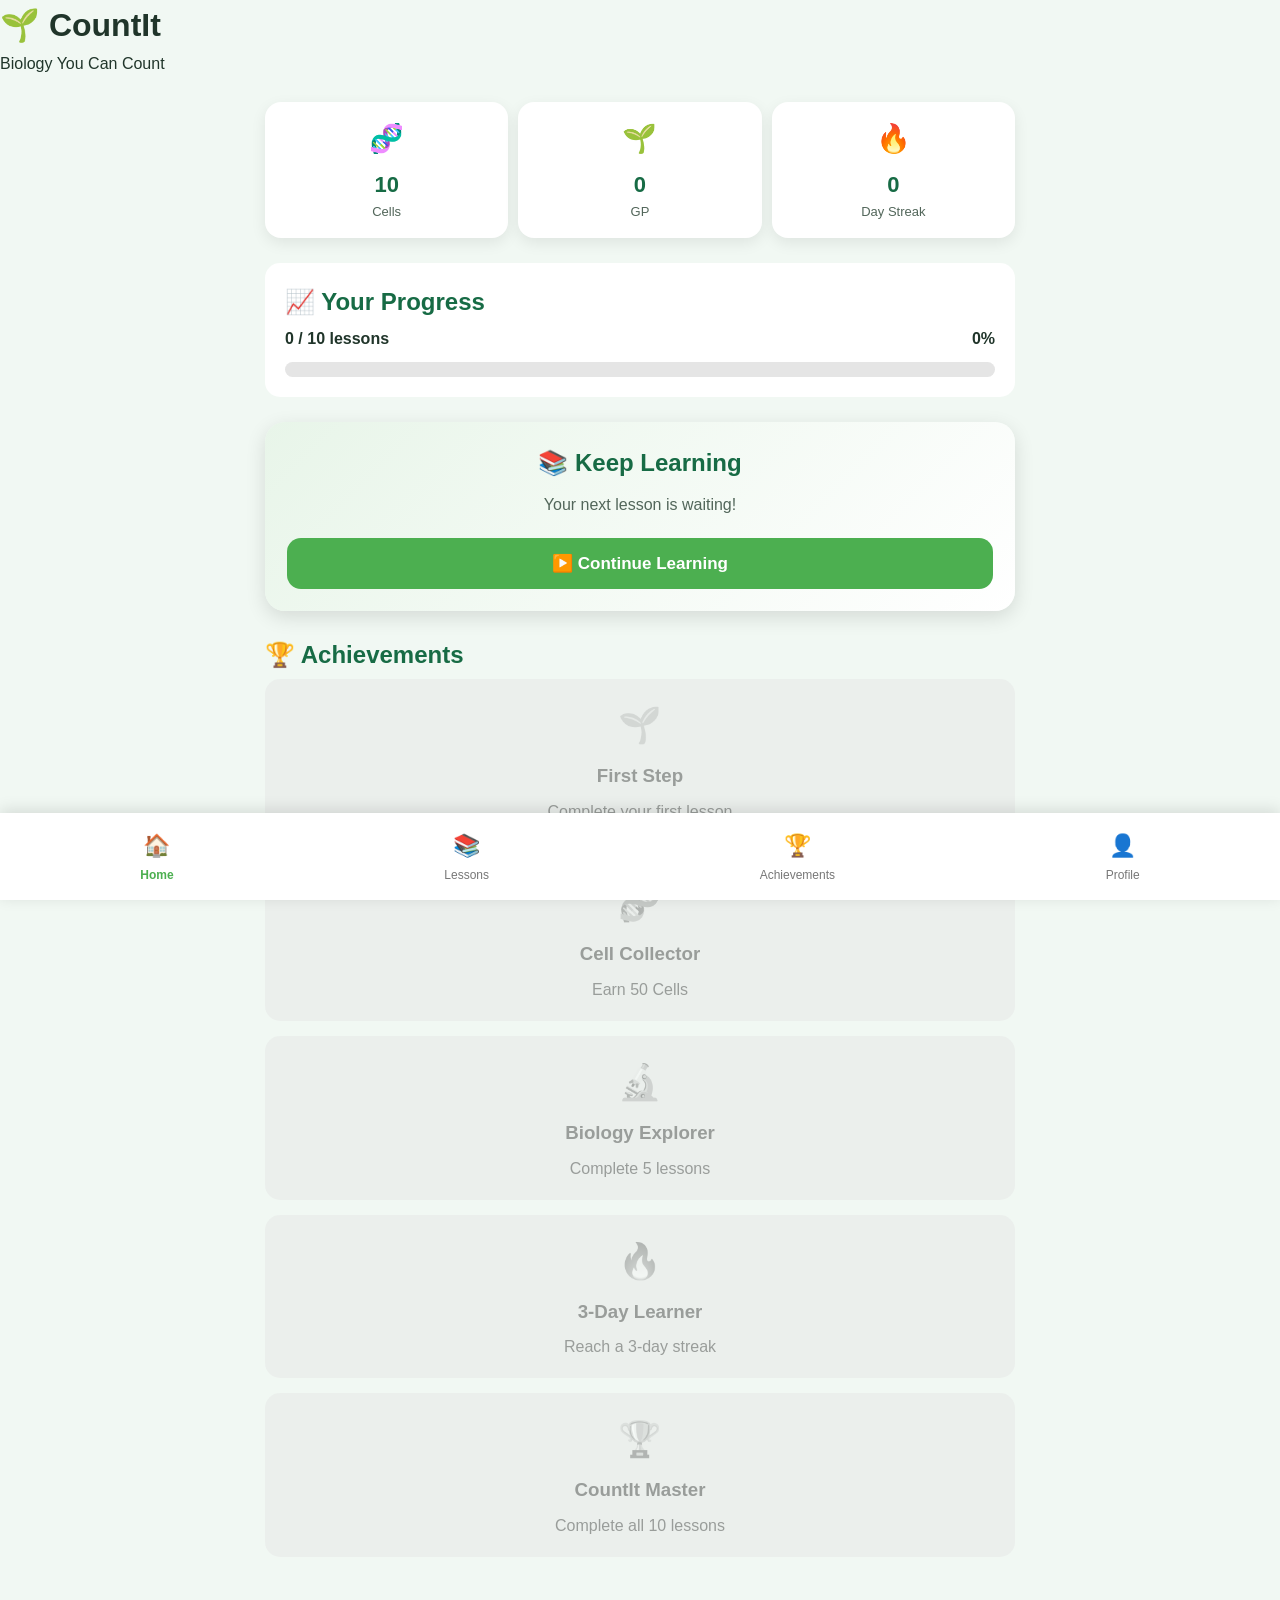
<file: index.html>
<!DOCTYPE html>
<html lang="en">

<head>

  <meta charset="UTF-8">

  <meta
    name="viewport"
    content="width=device-width, initial-scale=1.0">

  <title>CountIt | Biology You Can Count</title>

  <link
    rel="stylesheet"
    href="style.css">

  <link
    rel="manifest"
    href="manifest.json">

</head>


<body>


  <!-- HEADER -->

  <header>

    <h1>🌱 CountIt</h1>

    <p>
      Biology You Can Count
    </p>

  </header>



  <main class="container">


    <!-- DASHBOARD -->

    <section class="dashboard">


      <!-- CELLS -->

      <div class="stat">

        <span>🧬</span>

        <strong id="cells">
          10
        </strong>

        <p>
          Cells
        </p>

      </div>


      <!-- GP -->

      <div class="stat">

        <span>🌱</span>

        <strong id="gp">
          0
        </strong>

        <p>
          GP
        </p>

      </div>


      <!-- STREAK -->

      <div class="stat">

        <span>🔥</span>

        <strong id="streak">
          0
        </strong>

        <p>
          Day Streak
        </p>

      </div>


    </section>



    <!-- PROGRESS -->

    <section class="progress-section">

      <h2>
        📈 Your Progress
      </h2>


      <div class="progress-info">

        <span id="progressText">
          0 / 10 lessons
        </span>

        <span id="progressPercent">
          0%
        </span>

      </div>


      <div class="progress-bar">

        <div
          id="progressFill"
          class="progress-fill">
        </div>

      </div>

    </section>



    <!-- CONTINUE LEARNING -->

    <section class="continue-section">

      <h2>
        📚 Keep Learning
      </h2>

      <p id="continueText">
        Your next lesson is waiting!
      </p>

      <button
        id="continueBtn"
        onclick="continueLearning()">

        ▶️ Continue Learning

      </button>

    </section>



    <!-- ACHIEVEMENTS -->

    <section class="achievements-section">

      <h2>
        🏆 Achievements
      </h2>


      <div class="achievement-grid">


        <!-- ACHIEVEMENT 1 -->

        <div
          id="achievement1"
          class="achievement">

          <span>🌱</span>

          <h3>
            First Step
          </h3>

          <p>
            Complete your first lesson
          </p>

        </div>



        <!-- ACHIEVEMENT 2 -->

        <div
          id="achievement2"
          class="achievement">

          <span>🧬</span>

          <h3>
            Cell Collector
          </h3>

          <p>
            Earn 50 Cells
          </p>

        </div>



        <!-- ACHIEVEMENT 3 -->

        <div
          id="achievement3"
          class="achievement">

          <span>🔬</span>

          <h3>
            Biology Explorer
          </h3>

          <p>
            Complete 5 lessons
          </p>

        </div>



        <!-- ACHIEVEMENT 4 -->

        <div
          id="achievement4"
          class="achievement">

          <span>🔥</span>

          <h3>
            3-Day Learner
          </h3>

          <p>
            Reach a 3-day streak
          </p>

        </div>



        <!-- ACHIEVEMENT 5 -->

        <div
          id="achievement5"
          class="achievement">

          <span>🏆</span>

          <h3>
            CountIt Master
          </h3>

          <p>
            Complete all 10 lessons
          </p>

        </div>


      </div>

    </section>


  </main>



  <!-- BOTTOM NAVIGATION -->

  <nav class="bottom-nav">


    <a
      href="index.html"
      class="nav-item active">

      <span>🏠</span>

      Home

    </a>


    <a
      href="lessons.html"
      class="nav-item">

      <span>📚</span>

      Lessons

    </a>


    <a
      href="achievements.html"
      class="nav-item">

      <span>🏆</span>

      Achievements

    </a>


    <a
      href="profile.html"
      class="nav-item">

      <span>👤</span>

      Profile

    </a>


  </nav>



  <!-- COUNTIT SHARED JAVASCRIPT -->

  <script src="app.js"></script>


  <script>


    /* =========================
       INITIAL CELLS
    ========================= */

    let cells =
      localStorage.getItem("cells");


    if (cells === null) {

      cells = 10;

      localStorage.setItem(
        "cells",
        cells
      );

    }

    else {

      cells = Number(cells);

    }


    document.getElementById(
      "cells"
    ).textContent = cells;



    /* =========================
       GP
    ========================= */

    let gp =
      localStorage.getItem("gp");


    if (gp === null) {

      gp = 0;

      localStorage.setItem(
        "gp",
        gp
      );

    }

    else {

      gp = Number(gp);

    }


    document.getElementById(
      "gp"
    ).textContent = gp;



    /* =========================
       STREAK
    ========================= */

    let streak =
      Number(
        localStorage.getItem("streak")
      ) || 0;


    document.getElementById(
      "streak"
    ).textContent = streak;



    /* =========================
       COUNT COMPLETED LESSONS
    ========================= */

    let completedLessons = 0;


    for (
      let i = 1;
      i <= 10;
      i++
    ) {

      if (
        localStorage.getItem(
          "lesson" +
          i +
          "Completed"
        ) === "true"
      ) {

        completedLessons++;

      }

    }



    /* =========================
       PROGRESS
    ========================= */

    const progress =
      Math.round(
        (
          completedLessons / 10
        ) * 100
      );


    document.getElementById(
      "progressText"
    ).textContent =
      completedLessons +
      " / 10 lessons";


    document.getElementById(
      "progressPercent"
    ).textContent =
      progress + "%";


    document.getElementById(
      "progressFill"
    ).style.width =
      progress + "%";



    /* =========================
       ACHIEVEMENTS
    ========================= */

    function unlockAchievement(
      number
    ) {

      document
        .getElementById(
          "achievement" +
          number
        )
        .classList.add(
          "unlocked"
        );

    }



    /*
      First Step
    */

    if (
      completedLessons >= 1
    ) {

      unlockAchievement(1);

    }



    /*
      Cell Collector
    */

    if (
      cells >= 50
    ) {

      unlockAchievement(2);

    }



    /*
      Biology Explorer
    */

    if (
      completedLessons >= 5
    ) {

      unlockAchievement(3);

    }



    /*
      3-Day Learner
    */

    if (
      streak >= 3
    ) {

      unlockAchievement(4);

    }



    /*
      CountIt Master
    */

    if (
      completedLessons >= 10
    ) {

      unlockAchievement(5);

    }



    /* =========================
       CONTINUE LEARNING
    ========================= */

    function continueLearning() {


      for (
        let i = 1;
        i <= 10;
        i++
      ) {

        const completed =
          localStorage.getItem(
            "lesson" +
            i +
            "Completed"
          ) === "true";


        if (!completed) {

          window.location.href =
            "lesson" +
            i +
            ".html";

          return;

        }

      }


      document.getElementById(
        "continueText"
      ).textContent =
        "🎉 You have completed all 10 CountIt lessons!";


      document.getElementById(
        "continueBtn"
      ).textContent =
        "🏆 CountIt Complete";


      document.getElementById(
        "continueBtn"
      ).onclick =
        function() {

          window.location.href =
            "lesson10.html";

        };

    }



    /* =========================
       ALL LESSONS COMPLETE
    ========================= */

    if (
      completedLessons >= 10
    ) {

      document.getElementById(
        "continueText"
      ).textContent =
        "🎉 You have completed all 10 CountIt lessons!";


      document.getElementById(
        "continueBtn"
      ).textContent =
        "🏆 CountIt Complete";

    }


  </script>


</body>

</html>
</file>
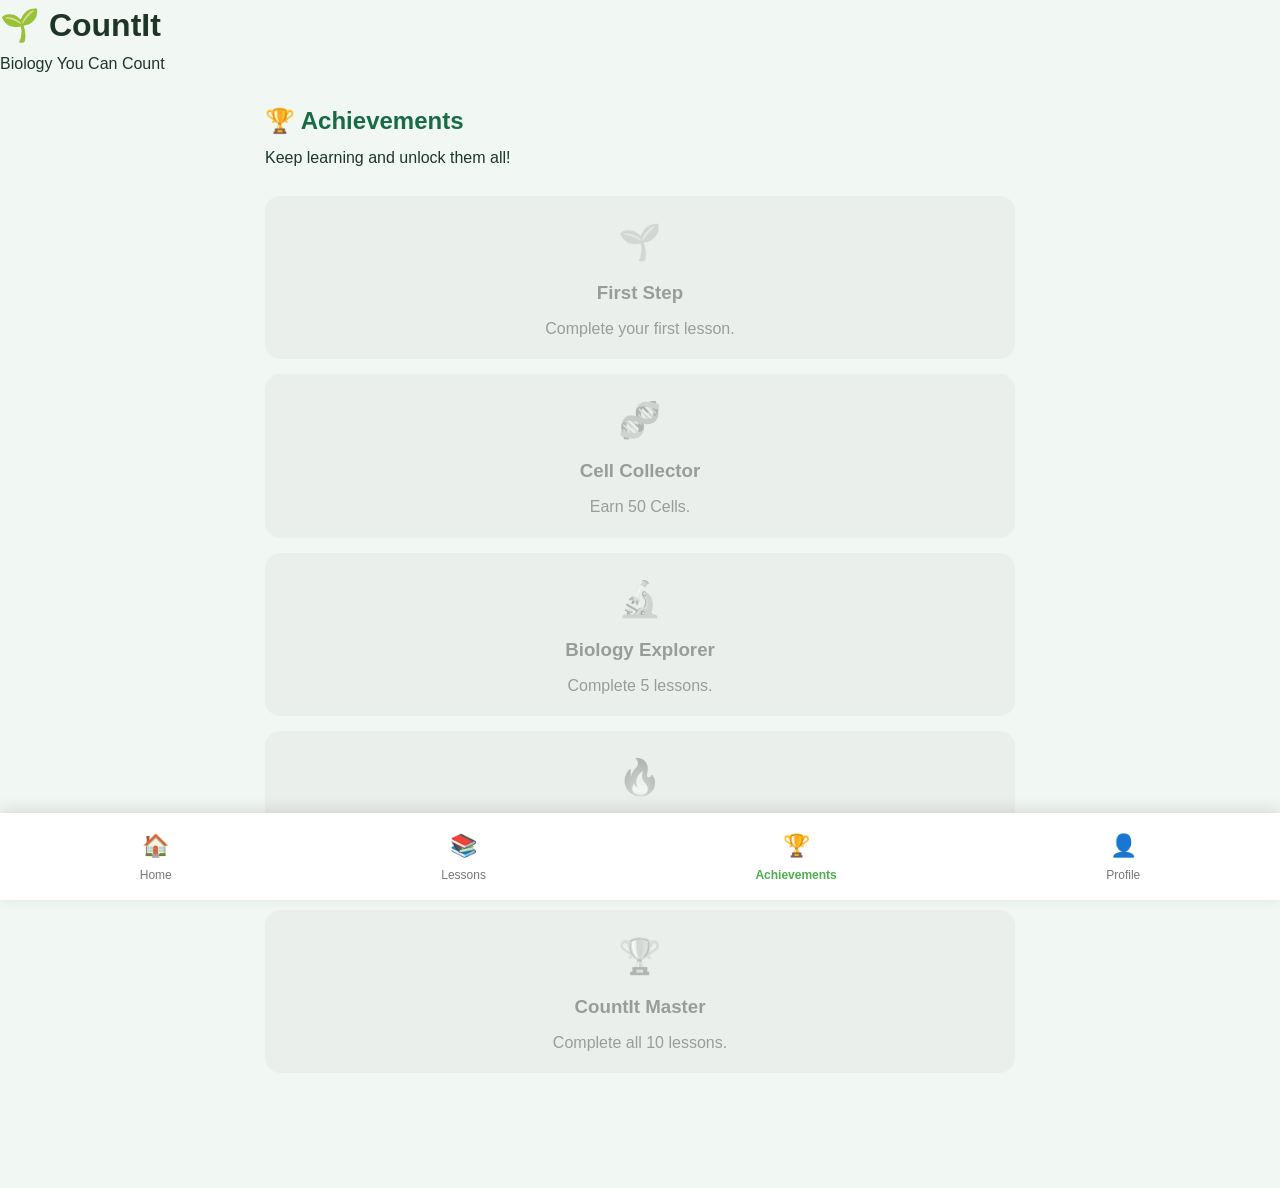
<file: achievements.html>
<!DOCTYPE html>
<html lang="en">

<head>

  <meta charset="UTF-8">

  <meta
    name="viewport"
    content="width=device-width, initial-scale=1.0">

  <title>Achievements | CountIt</title>

  <link rel="stylesheet" href="style.css">

</head>


<body>

  <header>

    <h1>🌱 CountIt</h1>

    <p>Biology You Can Count</p>

  </header>


  <main class="container">

    <h2>🏆 Achievements</h2>

    <p>
      Keep learning and unlock them all!
    </p>


    <section class="achievements-section">

      <div class="achievement-grid">


        <!-- ACHIEVEMENT 1 -->

        <div
          id="achievement1"
          class="achievement">

          <span>🌱</span>

          <h3>First Step</h3>

          <p>
            Complete your first lesson.
          </p>

        </div>


        <!-- ACHIEVEMENT 2 -->

        <div
          id="achievement2"
          class="achievement">

          <span>🧬</span>

          <h3>Cell Collector</h3>

          <p>
            Earn 50 Cells.
          </p>

        </div>


        <!-- ACHIEVEMENT 3 -->

        <div
          id="achievement3"
          class="achievement">

          <span>🔬</span>

          <h3>Biology Explorer</h3>

          <p>
            Complete 5 lessons.
          </p>

        </div>


        <!-- ACHIEVEMENT 4 -->

        <div
          id="achievement4"
          class="achievement">

          <span>🔥</span>

          <h3>3-Day Learner</h3>

          <p>
            Reach a 3-day streak.
          </p>

        </div>


        <!-- ACHIEVEMENT 5 -->

        <div
          id="achievement5"
          class="achievement">

          <span>🏆</span>

          <h3>CountIt Master</h3>

          <p>
            Complete all 10 lessons.
          </p>

        </div>


      </div>

    </section>

  </main>


  <!-- BOTTOM NAVIGATION -->

  <nav class="bottom-nav">


    <a
      href="index.html"
      class="nav-item">

      <span>🏠</span>
      Home

    </a>


    <a
      href="lessons.html"
      class="nav-item">

      <span>📚</span>
      Lessons

    </a>


    <a
      href="achievements.html"
      class="nav-item active">

      <span>🏆</span>
      Achievements

    </a>


    <a
      href="profile.html"
      class="nav-item">

      <span>👤</span>
      Profile

    </a>


  </nav>


  <script>

    /*
      Get saved Cells
    */

    const cells =
      Number(localStorage.getItem("cells")) || 0;


    /*
      Get saved streak
    */

    const streak =
      Number(localStorage.getItem("streak")) || 0;


    /*
      Count completed lessons
    */

    let completedLessons = 0;


    for (let i = 1; i <= 10; i++) {

      if (
        localStorage.getItem(
          "lesson" + i + "Completed"
        ) === "true"
      ) {

        completedLessons++;

      }

    }


    /*
      Unlock an achievement
    */

    function unlock(number) {

      document
        .getElementById(
          "achievement" + number
        )
        .classList.add("unlocked");

    }


    /*
      First Step
    */

    if (completedLessons >= 1) {

      unlock(1);

    }


    /*
      Cell Collector
    */

    if (cells >= 50) {

      unlock(2);

    }


    /*
      Biology Explorer
    */

    if (completedLessons >= 5) {

      unlock(3);

    }


    /*
      3-Day Learner
    */

    if (streak >= 3) {

      unlock(4);

    }


    /*
      CountIt Master
    */

    if (completedLessons >= 10) {

      unlock(5);

    }

  </script>

</body>

</html>
</file>
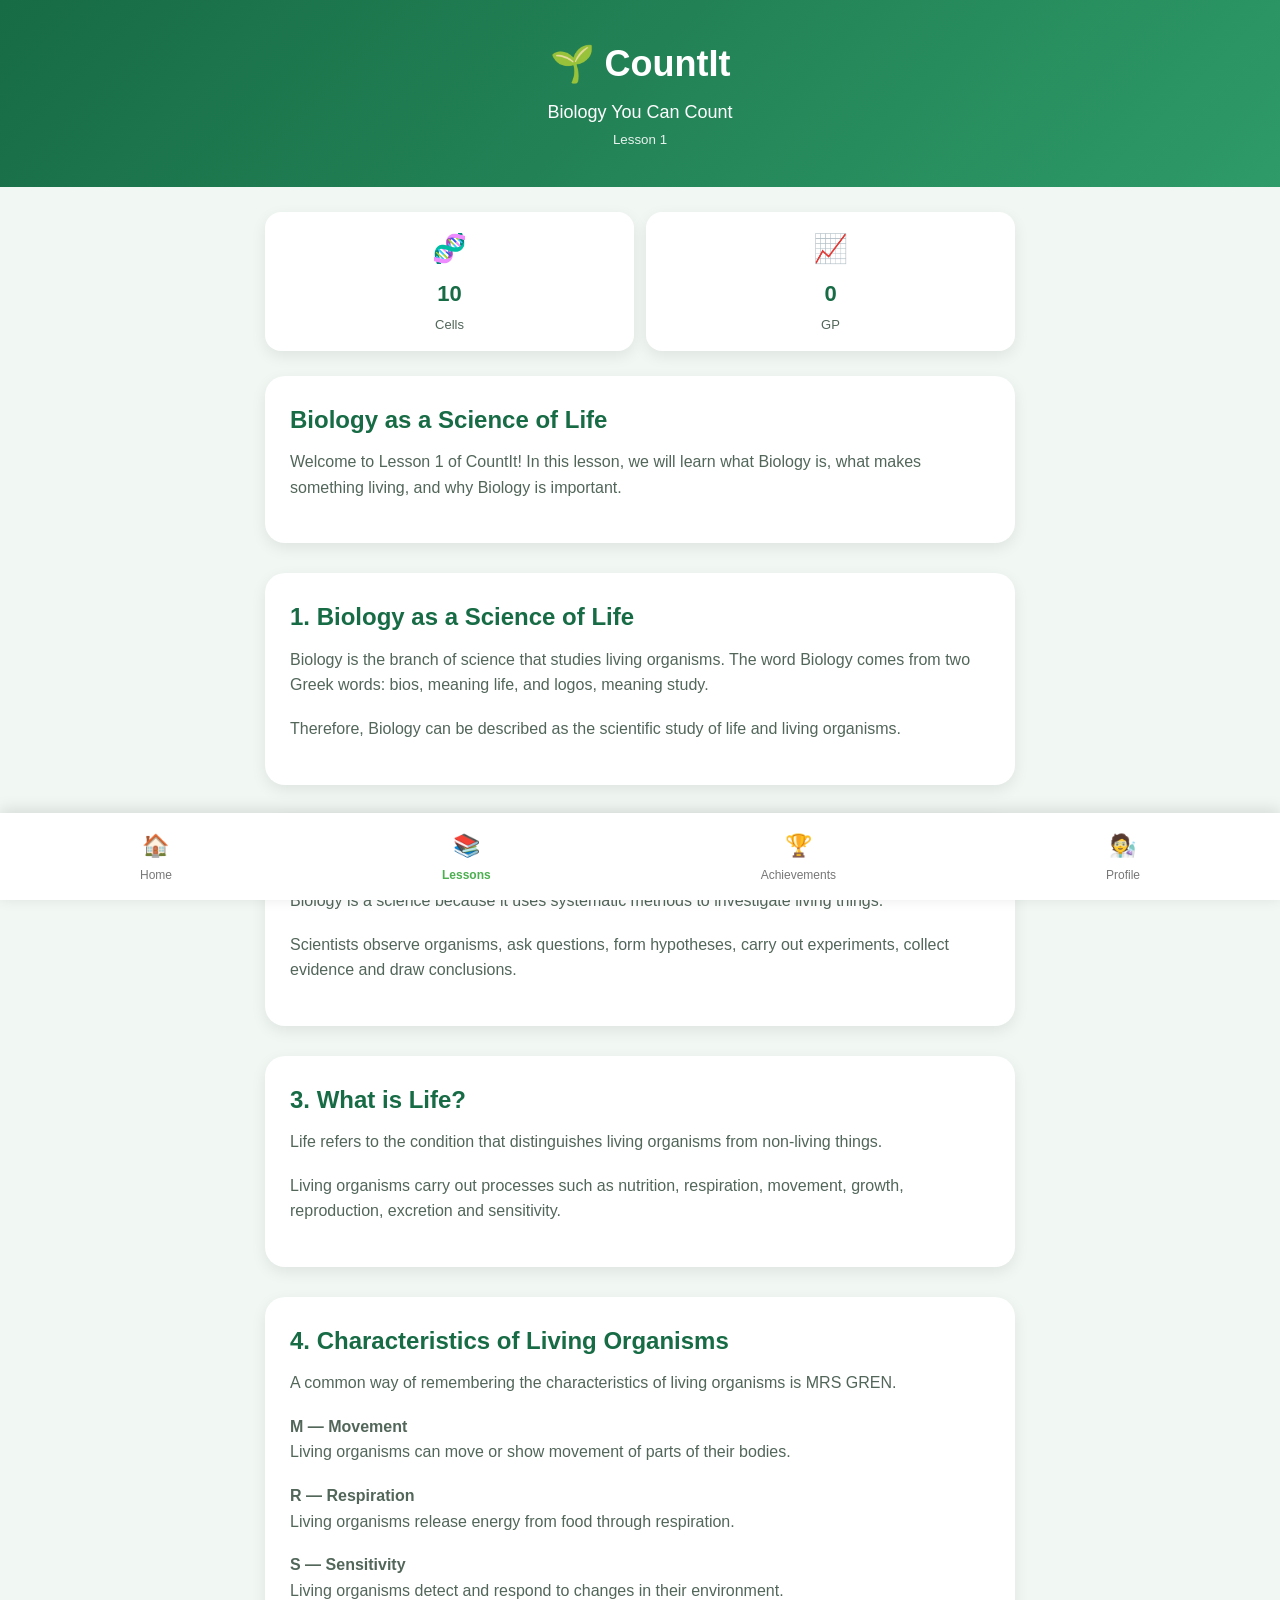
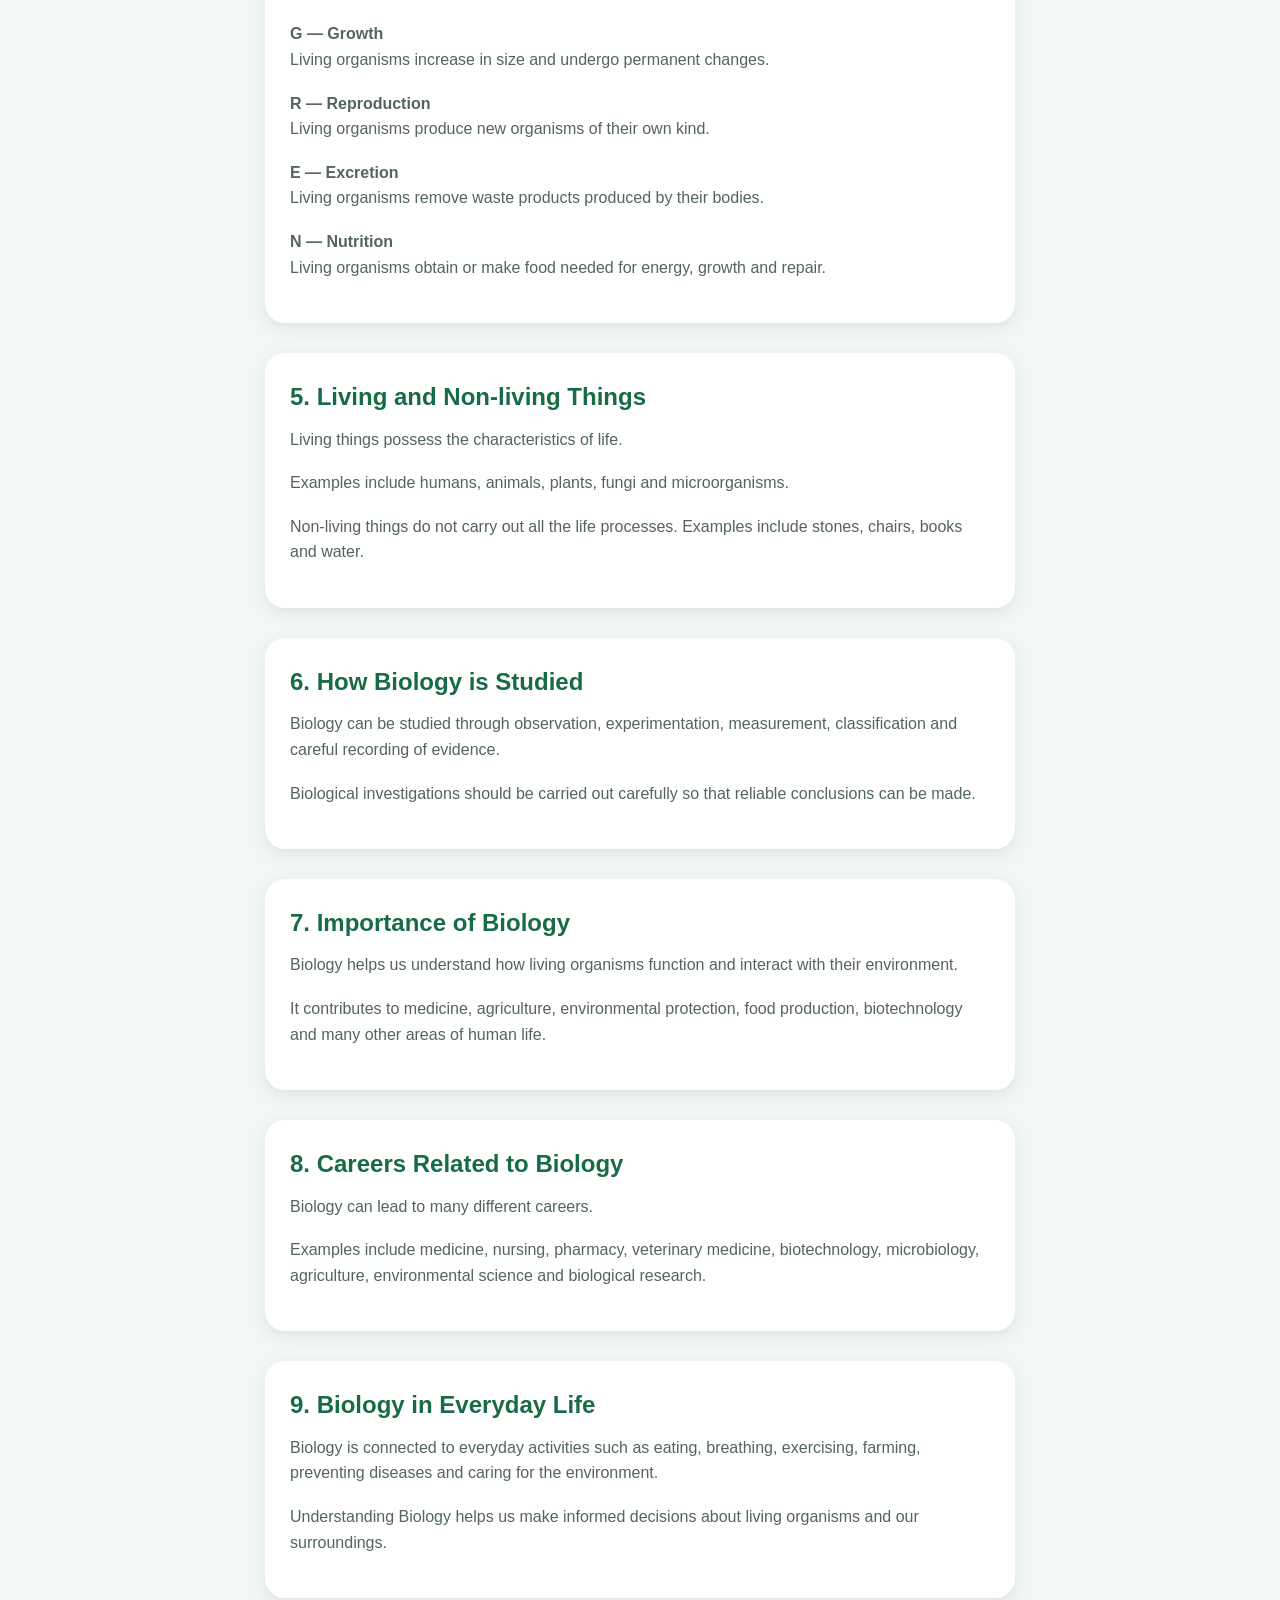
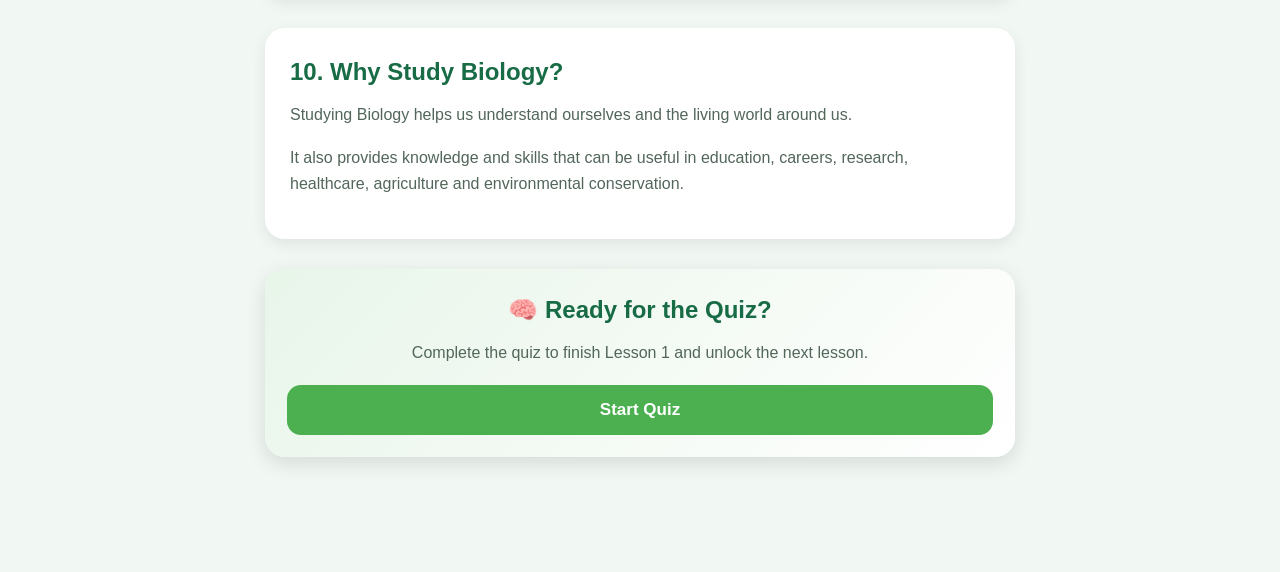
<file: lesson1.html>
<!DOCTYPE html>
<html lang="en">

<head>

  <meta charset="UTF-8">

  <meta
    name="viewport"
    content="width=device-width, initial-scale=1.0">

  <title>Lesson 1 | CountIt</title>

  <link
    rel="stylesheet"
    href="style.css">

</head>


<body>


  <!-- HEADER -->

  <header class="app-header">

    <h1>🌱 CountIt</h1>

    <p>Biology You Can Count</p>

    <small>Lesson 1</small>

  </header>



  <!-- MAIN -->

  <main class="container">


    <!-- LESSON STATS -->

    <section class="lesson-stats">

      <div class="lesson-stat">

        <span>🧬</span>

        <strong id="cells">
          0
        </strong>

        <p>Cells</p>

      </div>


      <div class="lesson-stat">

        <span>📈</span>

        <strong id="gp">
          0
        </strong>

        <p>GP</p>

      </div>

    </section>



    <!-- LESSON -->

    <section class="welcome-card">

      <h2>
        Biology as a Science of Life
      </h2>

      <p>
        Welcome to Lesson 1 of CountIt!
        In this lesson, we will learn what
        Biology is, what makes something
        living, and why Biology is important.
      </p>

    </section>



    <!-- SECTION 1 -->

    <section class="welcome-card">

      <h2>
        1. Biology as a Science of Life
      </h2>

      <p>
        Biology is the branch of science
        that studies living organisms.
        The word Biology comes from two
        Greek words: bios, meaning life,
        and logos, meaning study.
      </p>

      <p>
        Therefore, Biology can be described
        as the scientific study of life and
        living organisms.
      </p>

    </section>



    <!-- SECTION 2 -->

    <section class="welcome-card">

      <h2>
        2. Biology as a Science
      </h2>

      <p>
        Biology is a science because it uses
        systematic methods to investigate
        living things.
      </p>

      <p>
        Scientists observe organisms,
        ask questions, form hypotheses,
        carry out experiments, collect
        evidence and draw conclusions.
      </p>

    </section>



    <!-- SECTION 3 -->

    <section class="welcome-card">

      <h2>
        3. What is Life?
      </h2>

      <p>
        Life refers to the condition that
        distinguishes living organisms from
        non-living things.
      </p>

      <p>
        Living organisms carry out processes
        such as nutrition, respiration,
        movement, growth, reproduction,
        excretion and sensitivity.
      </p>

    </section>



    <!-- SECTION 4 -->

    <section class="welcome-card">

      <h2>
        4. Characteristics of Living Organisms
      </h2>

      <p>
        A common way of remembering the
        characteristics of living organisms
        is MRS GREN.
      </p>

      <p>
        <strong>M — Movement</strong><br>
        Living organisms can move or show
        movement of parts of their bodies.
      </p>

      <p>
        <strong>R — Respiration</strong><br>
        Living organisms release energy
        from food through respiration.
      </p>

      <p>
        <strong>S — Sensitivity</strong><br>
        Living organisms detect and respond
        to changes in their environment.
      </p>

      <p>
        <strong>G — Growth</strong><br>
        Living organisms increase in size
        and undergo permanent changes.
      </p>

      <p>
        <strong>R — Reproduction</strong><br>
        Living organisms produce new
        organisms of their own kind.
      </p>

      <p>
        <strong>E — Excretion</strong><br>
        Living organisms remove waste
        products produced by their bodies.
      </p>

      <p>
        <strong>N — Nutrition</strong><br>
        Living organisms obtain or make
        food needed for energy, growth
        and repair.
      </p>

    </section>



    <!-- SECTION 5 -->

    <section class="welcome-card">

      <h2>
        5. Living and Non-living Things
      </h2>

      <p>
        Living things possess the
        characteristics of life.
      </p>

      <p>
        Examples include humans, animals,
        plants, fungi and microorganisms.
      </p>

      <p>
        Non-living things do not carry out
        all the life processes.
        Examples include stones, chairs,
        books and water.
      </p>

    </section>



    <!-- SECTION 6 -->

    <section class="welcome-card">

      <h2>
        6. How Biology is Studied
      </h2>

      <p>
        Biology can be studied through
        observation, experimentation,
        measurement, classification and
        careful recording of evidence.
      </p>

      <p>
        Biological investigations should
        be carried out carefully so that
        reliable conclusions can be made.
      </p>

    </section>



    <!-- SECTION 7 -->

    <section class="welcome-card">

      <h2>
        7. Importance of Biology
      </h2>

      <p>
        Biology helps us understand how
        living organisms function and
        interact with their environment.
      </p>

      <p>
        It contributes to medicine,
        agriculture, environmental
        protection, food production,
        biotechnology and many other
        areas of human life.
      </p>

    </section>



    <!-- SECTION 8 -->

    <section class="welcome-card">

      <h2>
        8. Careers Related to Biology
      </h2>

      <p>
        Biology can lead to many different
        careers.
      </p>

      <p>
        Examples include medicine,
        nursing, pharmacy, veterinary
        medicine, biotechnology,
        microbiology, agriculture,
        environmental science and
        biological research.
      </p>

    </section>



    <!-- SECTION 9 -->

    <section class="welcome-card">

      <h2>
        9. Biology in Everyday Life
      </h2>

      <p>
        Biology is connected to everyday
        activities such as eating,
        breathing, exercising, farming,
        preventing diseases and caring
        for the environment.
      </p>

      <p>
        Understanding Biology helps us
        make informed decisions about
        living organisms and our
        surroundings.
      </p>

    </section>



    <!-- SECTION 10 -->

    <section class="welcome-card">

      <h2>
        10. Why Study Biology?
      </h2>

      <p>
        Studying Biology helps us understand
        ourselves and the living world around
        us.
      </p>

      <p>
        It also provides knowledge and skills
        that can be useful in education,
        careers, research, healthcare,
        agriculture and environmental
        conservation.
      </p>

    </section>



    <!-- QUIZ -->

    <section class="continue-section">

      <h2>
        🧠 Ready for the Quiz?
      </h2>

      <p>
        Complete the quiz to finish
        Lesson 1 and unlock the next lesson.
      </p>

      <button id="startQuizButton">
        Start Quiz
      </button>

    </section>


  </main>



  <!-- BOTTOM NAV -->

  <nav class="bottom-nav">

    <a
      href="index.html"
      class="nav-item">

      <span>🏠</span>

      Home

    </a>


    <a
      href="lessons.html"
      class="nav-item active">

      <span>📚</span>

      Lessons

    </a>


    <a
      href="achievements.html"
      class="nav-item">

      <span>🏆</span>

      Achievements

    </a>


    <a
      href="profile.html"
      class="nav-item">

      <span>🧑‍🔬</span>

      Profile

    </a>

  </nav>



<script>

/* =========================
   GET CELLS
========================= */

function getCells() {

  return Number(
    localStorage.getItem("cells")
  ) || 0;

}


/* =========================
   GET GP
========================= */

function getGP() {

  return Number(
    localStorage.getItem("gp")
  ) || 0;

}


/* =========================
   UPDATE STATS
========================= */

function updateStats() {

  document.getElementById(
    "cells"
  ).textContent =
    getCells();

  document.getElementById(
    "gp"
  ).textContent =
    getGP();

}


updateStats();



/* =========================
   START QUIZ
========================= */

document
  .getElementById("startQuizButton")
  .addEventListener(
    "click",
    function () {

      window.location.href =
        "quiz.html?lesson=1";

    }
  );

</script>


</body>

</html>
</file>
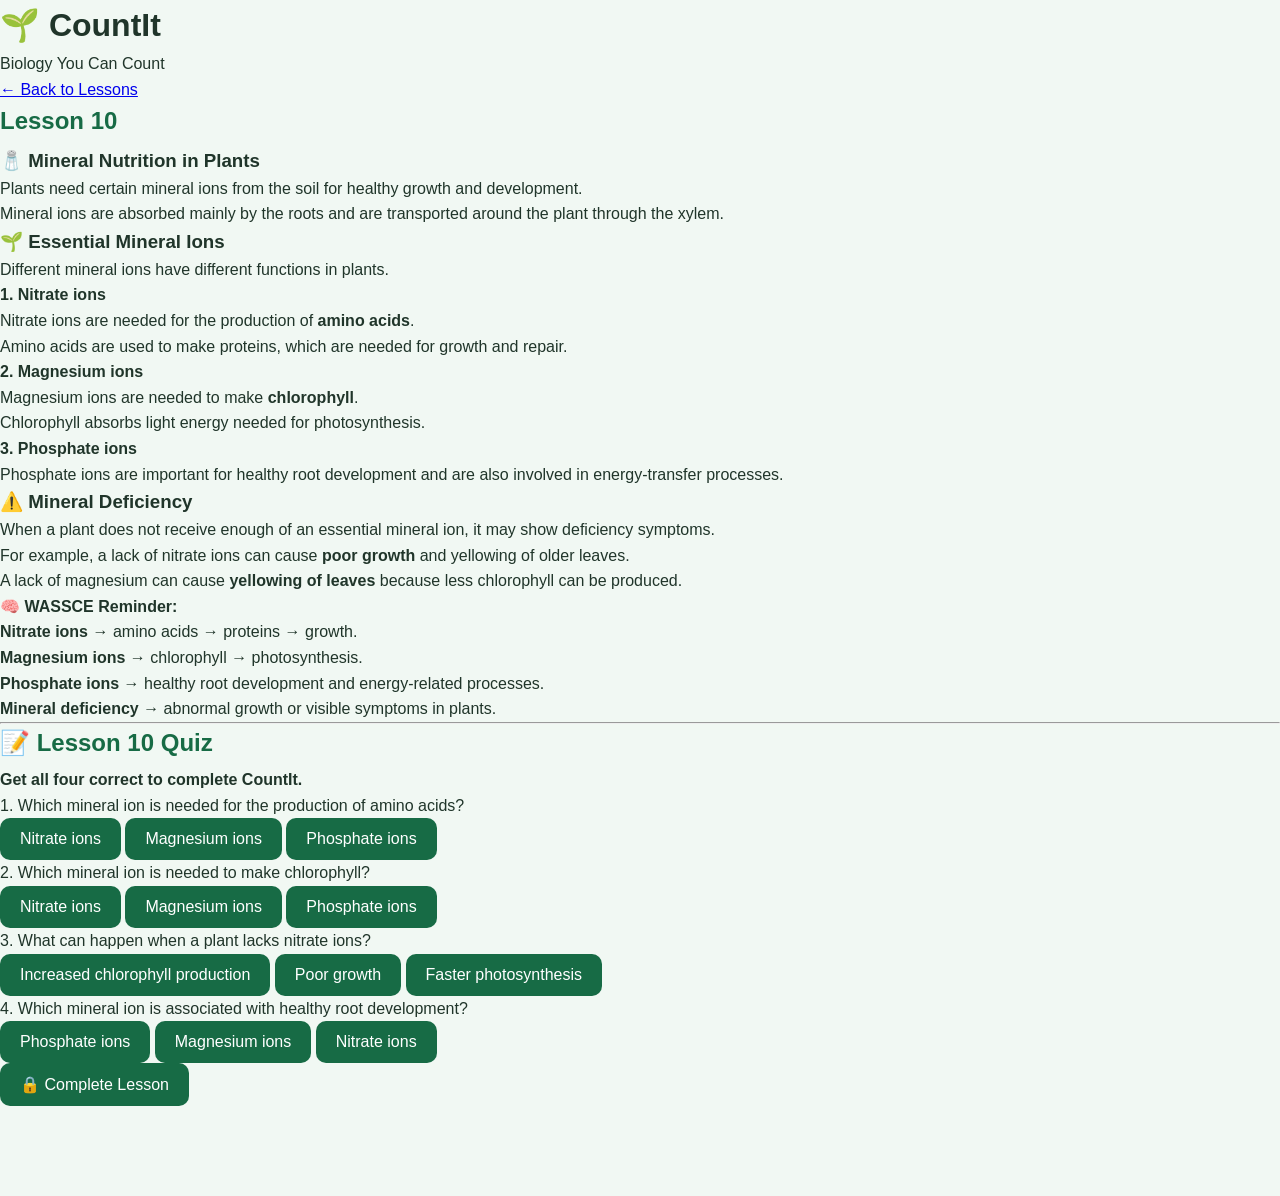
<file: lesson10.html>
<!DOCTYPE html>
<html lang="en">

<head>
  <meta charset="UTF-8">
  <meta name="viewport" content="width=device-width, initial-scale=1.0">

  <title>Lesson 10 | CountIt</title>

  <link rel="stylesheet" href="style.css">
</head>

<body>

  <header>
    <h1>🌱 CountIt</h1>
    <p>Biology You Can Count</p>
  </header>

  <main class="lesson">

    <a href="index.html" class="back-button">
      ← Back to Lessons
    </a>

    <h2>Lesson 10</h2>

    <h3>🧂 Mineral Nutrition in Plants</h3>

    <p>
      Plants need certain mineral ions from the soil for healthy
      growth and development.
    </p>

    <p>
      Mineral ions are absorbed mainly by the roots and are
      transported around the plant through the xylem.
    </p>

    <h3>🌱 Essential Mineral Ions</h3>

    <p>
      Different mineral ions have different functions in plants.
    </p>

    <p>
      <strong>1. Nitrate ions</strong>
    </p>

    <p>
      Nitrate ions are needed for the production of
      <strong>amino acids</strong>.
    </p>

    <p>
      Amino acids are used to make proteins, which are needed
      for growth and repair.
    </p>

    <p>
      <strong>2. Magnesium ions</strong>
    </p>

    <p>
      Magnesium ions are needed to make
      <strong>chlorophyll</strong>.
    </p>

    <p>
      Chlorophyll absorbs light energy needed for photosynthesis.
    </p>

    <p>
      <strong>3. Phosphate ions</strong>
    </p>

    <p>
      Phosphate ions are important for healthy root development
      and are also involved in energy-transfer processes.
    </p>

    <h3>⚠️ Mineral Deficiency</h3>

    <p>
      When a plant does not receive enough of an essential
      mineral ion, it may show deficiency symptoms.
    </p>

    <p>
      For example, a lack of nitrate ions can cause
      <strong>poor growth</strong> and yellowing of older leaves.
    </p>

    <p>
      A lack of magnesium can cause
      <strong>yellowing of leaves</strong> because less chlorophyll
      can be produced.
    </p>

    <div class="note">

      <strong>🧠 WASSCE Reminder:</strong>

      <p>
        <strong>Nitrate ions →</strong>
        amino acids → proteins → growth.
      </p>

      <p>
        <strong>Magnesium ions →</strong>
        chlorophyll → photosynthesis.
      </p>

      <p>
        <strong>Phosphate ions →</strong>
        healthy root development and energy-related processes.
      </p>

      <p>
        <strong>Mineral deficiency →</strong>
        abnormal growth or visible symptoms in plants.
      </p>

    </div>

    <hr>

    <h2>📝 Lesson 10 Quiz</h2>

    <p>
      <strong>Get all four correct to complete CountIt.</strong>
    </p>

    <!-- QUESTION 1 -->

    <div class="question">

      <p>
        1. Which mineral ion is needed for the production
        of amino acids?
      </p>

      <button id="q1Nitrate">
        Nitrate ions
      </button>

      <button id="q1Magnesium">
        Magnesium ions
      </button>

      <button id="q1Phosphate">
        Phosphate ions
      </button>

    </div>


    <!-- QUESTION 2 -->

    <div class="question">

      <p>
        2. Which mineral ion is needed to make chlorophyll?
      </p>

      <button id="q2Nitrate">
        Nitrate ions
      </button>

      <button id="q2Magnesium">
        Magnesium ions
      </button>

      <button id="q2Phosphate">
        Phosphate ions
      </button>

    </div>


    <!-- QUESTION 3 -->

    <div class="question">

      <p>
        3. What can happen when a plant lacks nitrate ions?
      </p>

      <button id="q3Chlorophyll">
        Increased chlorophyll production
      </button>

      <button id="q3PoorGrowth">
        Poor growth
      </button>

      <button id="q3Photosynthesis">
        Faster photosynthesis
      </button>

    </div>


    <!-- QUESTION 4 -->

    <div class="question">

      <p>
        4. Which mineral ion is associated with healthy
        root development?
      </p>

      <button id="q4Phosphate">
        Phosphate ions
      </button>

      <button id="q4Magnesium">
        Magnesium ions
      </button>

      <button id="q4Nitrate">
        Nitrate ions
      </button>

    </div>


    <div id="result"></div>


    <button id="completeBtn" disabled>
      🔒 Complete Lesson
    </button>

  </main>


  <!-- COUNTIT APP -->

  <script src="app.js"></script>


  <script>

    let score = 0;
    let answered = 0;


    function checkQuizAnswer(button, correct) {

      if (button.disabled) {
        return;
      }

      button.disabled = true;

      answered++;


      if (correct) {

        button.style.backgroundColor = "green";
        button.style.color = "white";

        score++;

      } else {

        button.style.backgroundColor = "red";
        button.style.color = "white";

      }


      if (answered === 4) {

        const result =
          document.getElementById("result");


        if (score === 4) {

          result.innerHTML =
            "🎉 Perfect! You scored 4/4. " +
            "You can now complete CountIt!";

          document.getElementById("completeBtn")
            .disabled = false;

        } else {

          result.innerHTML =
            "You scored " + score +
            "/4. Review the lesson and try again.";

        }

      }

    }


    /*
      QUESTION 1
    */

    document.getElementById("q1Nitrate")
      .addEventListener("click", function() {

        checkQuizAnswer(this, true);

      });


    document.getElementById("q1Magnesium")
      .addEventListener("click", function() {

        checkQuizAnswer(this, false);

      });


    document.getElementById("q1Phosphate")
      .addEventListener("click", function() {

        checkQuizAnswer(this, false);

      });


    /*
      QUESTION 2
    */

    document.getElementById("q2Nitrate")
      .addEventListener("click", function() {

        checkQuizAnswer(this, false);

      });


    document.getElementById("q2Magnesium")
      .addEventListener("click", function() {

        checkQuizAnswer(this, true);

      });


    document.getElementById("q2Phosphate")
      .addEventListener("click", function() {

        checkQuizAnswer(this, false);

      });


    /*
      QUESTION 3
    */

    document.getElementById("q3Chlorophyll")
      .addEventListener("click", function() {

        checkQuizAnswer(this, false);

      });


    document.getElementById("q3PoorGrowth")
      .addEventListener("click", function() {

        checkQuizAnswer(this, true);

      });


    document.getElementById("q3Photosynthesis")
      .addEventListener("click", function() {

        checkQuizAnswer(this, false);

      });


    /*
      QUESTION 4
    */

    document.getElementById("q4Phosphate")
      .addEventListener("click", function() {

        checkQuizAnswer(this, true);

      });


    document.getElementById("q4Magnesium")
      .addEventListener("click", function() {

        checkQuizAnswer(this, false);

      });


    document.getElementById("q4Nitrate")
      .addEventListener("click", function() {

        checkQuizAnswer(this, false);

      });


    /*
      COMPLETE COUNTIT
    */

    const completeBtn =
      document.getElementById("completeBtn");


    completeBtn.addEventListener(
      "click",
      function() {

        /*
          If Lesson 10 was already completed,
          show the final celebration.
        */

        if (isLessonCompleted(10)) {

          showFinalCelebration();

          return;

        }


        /*
          Add 10 Cells
        */

        addCells(10);


        /*
          Save Lesson 10 completion
        */

        completeLesson(10);


        /*
          Show final celebration
        */

        showFinalCelebration();

      }
    );


    /*
      FINAL CELEBRATION
    */

    function showFinalCelebration() {

      const cells =
        getCells();


      document.getElementById("result").innerHTML = `

        <div class="completion-box">

          <div class="celebration-icon">
            🎉
          </div>

          <h2>
            COUNTIT COMPLETE!
          </h2>

          <p>
            🏆 All 10 lessons completed!
          </p>

          <p class="reward">
            🧬 +10 Cells
          </p>

          <p>
            📈 100% Progress
          </p>

          <p>
            🔥 Keep your streak going!
          </p>

          <p>
            🏆 <strong>CountIt Master</strong> unlocked!
          </p>

          <p>
            You have completed the first
            version of CountIt. 🌱
          </p>

          <p>
            <strong>
              Total Cells: ${cells}
            </strong>
          </p>

        </div>

      `;


      /*
        Change button into
        final CountIt button
      */

      completeBtn.disabled = false;

      completeBtn.innerHTML =
        "🏆 Finish CountIt";


      /*
        Replace the button so the
        old completion listener
        cannot run again.
      */

      const newButton =
        completeBtn.cloneNode(true);


      completeBtn.parentNode.replaceChild(
        newButton,
        completeBtn
      );


      /*
        Return to CountIt Home
      */

      newButton.addEventListener(
        "click",
        function() {

          window.location.href =
            "index.html";

        }
      );

    }

  </script>

</body>

</html>
</file>
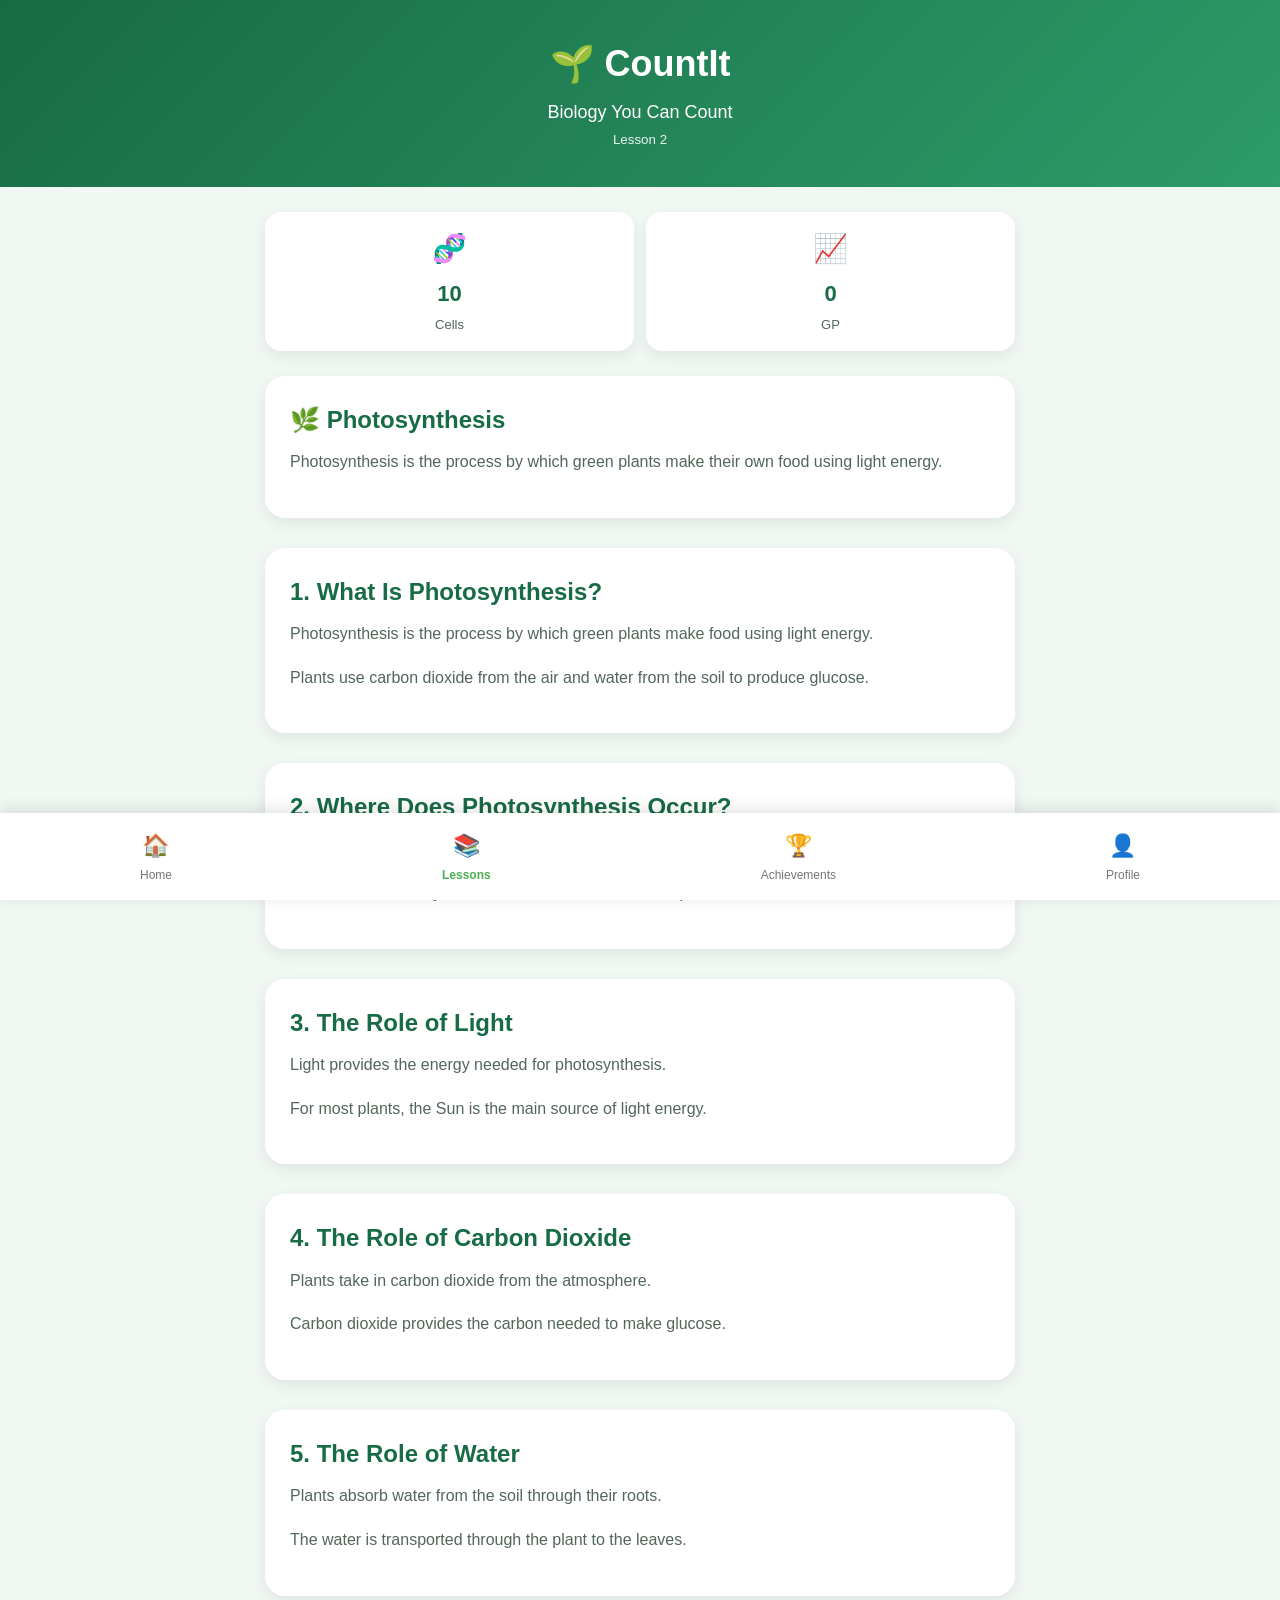
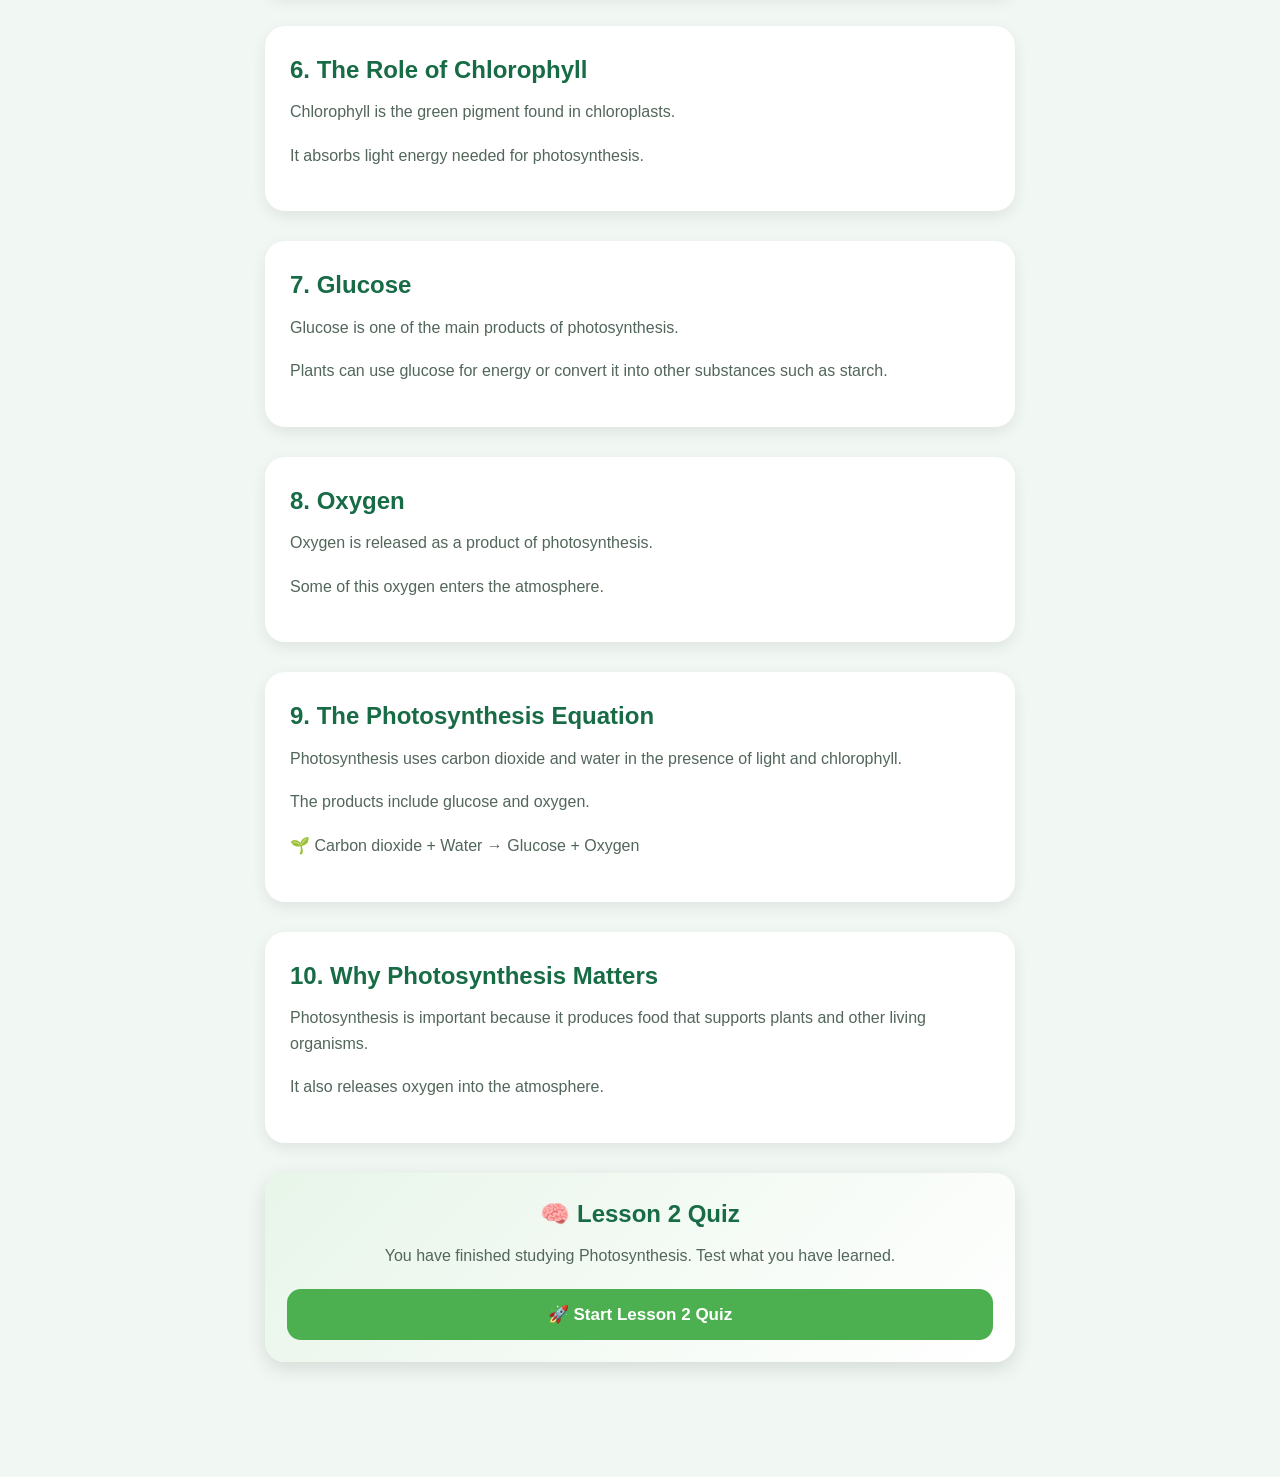
<file: lesson2.html>
<!DOCTYPE html>
<html lang="en">

<head>
  <meta charset="UTF-8">
  <meta name="viewport" content="width=device-width, initial-scale=1.0">

  <title>Lesson 2 | CountIt</title>

  <link rel="stylesheet" href="style.css">
</head>

<body>

<header class="app-header">

  <h1>🌱 CountIt</h1>

  <p>Biology You Can Count</p>

  <small>Lesson 2</small>

</header>


<main class="container">


  <!-- STATS -->

  <section class="lesson-stats">

    <div class="lesson-stat">

      <span>🧬</span>

      <strong id="cells">0</strong>

      <p>Cells</p>

    </div>


    <div class="lesson-stat">

      <span>📈</span>

      <strong id="gp">0</strong>

      <p>GP</p>

    </div>

  </section>



  <!-- LESSON -->

  <section class="welcome-card">

    <h2>🌿 Photosynthesis</h2>

    <p>
      Photosynthesis is the process by which green plants make
      their own food using light energy.
    </p>

  </section>



  <section class="welcome-card">

    <h2>1. What Is Photosynthesis?</h2>

    <p>
      Photosynthesis is the process by which green plants
      make food using light energy.
    </p>

    <p>
      Plants use carbon dioxide from the air and water from
      the soil to produce glucose.
    </p>

  </section>



  <section class="welcome-card">

    <h2>2. Where Does Photosynthesis Occur?</h2>

    <p>
      Most photosynthesis takes place in the leaves of green
      plants.
    </p>

    <p>
      Leaves contain many cells with structures called
      chloroplasts.
    </p>

  </section>



  <section class="welcome-card">

    <h2>3. The Role of Light</h2>

    <p>
      Light provides the energy needed for photosynthesis.
    </p>

    <p>
      For most plants, the Sun is the main source of light
      energy.
    </p>

  </section>



  <section class="welcome-card">

    <h2>4. The Role of Carbon Dioxide</h2>

    <p>
      Plants take in carbon dioxide from the atmosphere.
    </p>

    <p>
      Carbon dioxide provides the carbon needed to make
      glucose.
    </p>

  </section>



  <section class="welcome-card">

    <h2>5. The Role of Water</h2>

    <p>
      Plants absorb water from the soil through their roots.
    </p>

    <p>
      The water is transported through the plant to the
      leaves.
    </p>

  </section>



  <section class="welcome-card">

    <h2>6. The Role of Chlorophyll</h2>

    <p>
      Chlorophyll is the green pigment found in chloroplasts.
    </p>

    <p>
      It absorbs light energy needed for photosynthesis.
    </p>

  </section>



  <section class="welcome-card">

    <h2>7. Glucose</h2>

    <p>
      Glucose is one of the main products of photosynthesis.
    </p>

    <p>
      Plants can use glucose for energy or convert it into
      other substances such as starch.
    </p>

  </section>



  <section class="welcome-card">

    <h2>8. Oxygen</h2>

    <p>
      Oxygen is released as a product of photosynthesis.
    </p>

    <p>
      Some of this oxygen enters the atmosphere.
    </p>

  </section>



  <section class="welcome-card">

    <h2>9. The Photosynthesis Equation</h2>

    <p>
      Photosynthesis uses carbon dioxide and water in the
      presence of light and chlorophyll.
    </p>

    <p>
      The products include glucose and oxygen.
    </p>

    <p>
      🌱 Carbon dioxide + Water → Glucose + Oxygen
    </p>

  </section>



  <section class="welcome-card">

    <h2>10. Why Photosynthesis Matters</h2>

    <p>
      Photosynthesis is important because it produces food
      that supports plants and other living organisms.
    </p>

    <p>
      It also releases oxygen into the atmosphere.
    </p>

  </section>



  <!-- QUIZ -->

  <section class="continue-section">

    <h2>🧠 Lesson 2 Quiz</h2>

    <p>
      You have finished studying Photosynthesis.
      Test what you have learned.
    </p>

    <button
      id="startQuizButton"
      type="button">
      🚀 Start Lesson 2 Quiz
    </button>

  </section>


</main>



<!-- BOTTOM NAVIGATION -->

<nav class="bottom-nav">

  <a href="index.html" class="nav-item">
    <span>🏠</span>
    Home
  </a>

  <a href="lessons.html" class="nav-item active">
    <span>📚</span>
    Lessons
  </a>

  <a href="achievements.html" class="nav-item">
    <span>🏆</span>
    Achievements
  </a>

  <a href="profile.html" class="nav-item">
    <span>👤</span>
    Profile
  </a>

</nav>



<script>

  /* LOAD STATS */

  let cells =
    Number(localStorage.getItem("cells")) || 0;

  let gp =
    Number(localStorage.getItem("gp")) || 0;


  document.getElementById("cells").textContent =
    cells;

  document.getElementById("gp").textContent =
    gp;



  /* START QUIZ */

  document
    .getElementById("startQuizButton")
    .addEventListener("click", function () {

      if (cells <= 0) {

        alert(
          "You need Cells to start the quiz. Wait for your Cells to regenerate."
        );

        return;

      }


      /*
        Lesson 2 now uses the SAME quiz page
        as Lesson 1.
      */

      window.location.href =
        "quiz.html?lesson=2";

    });

</script>


</body>

</html>
</file>
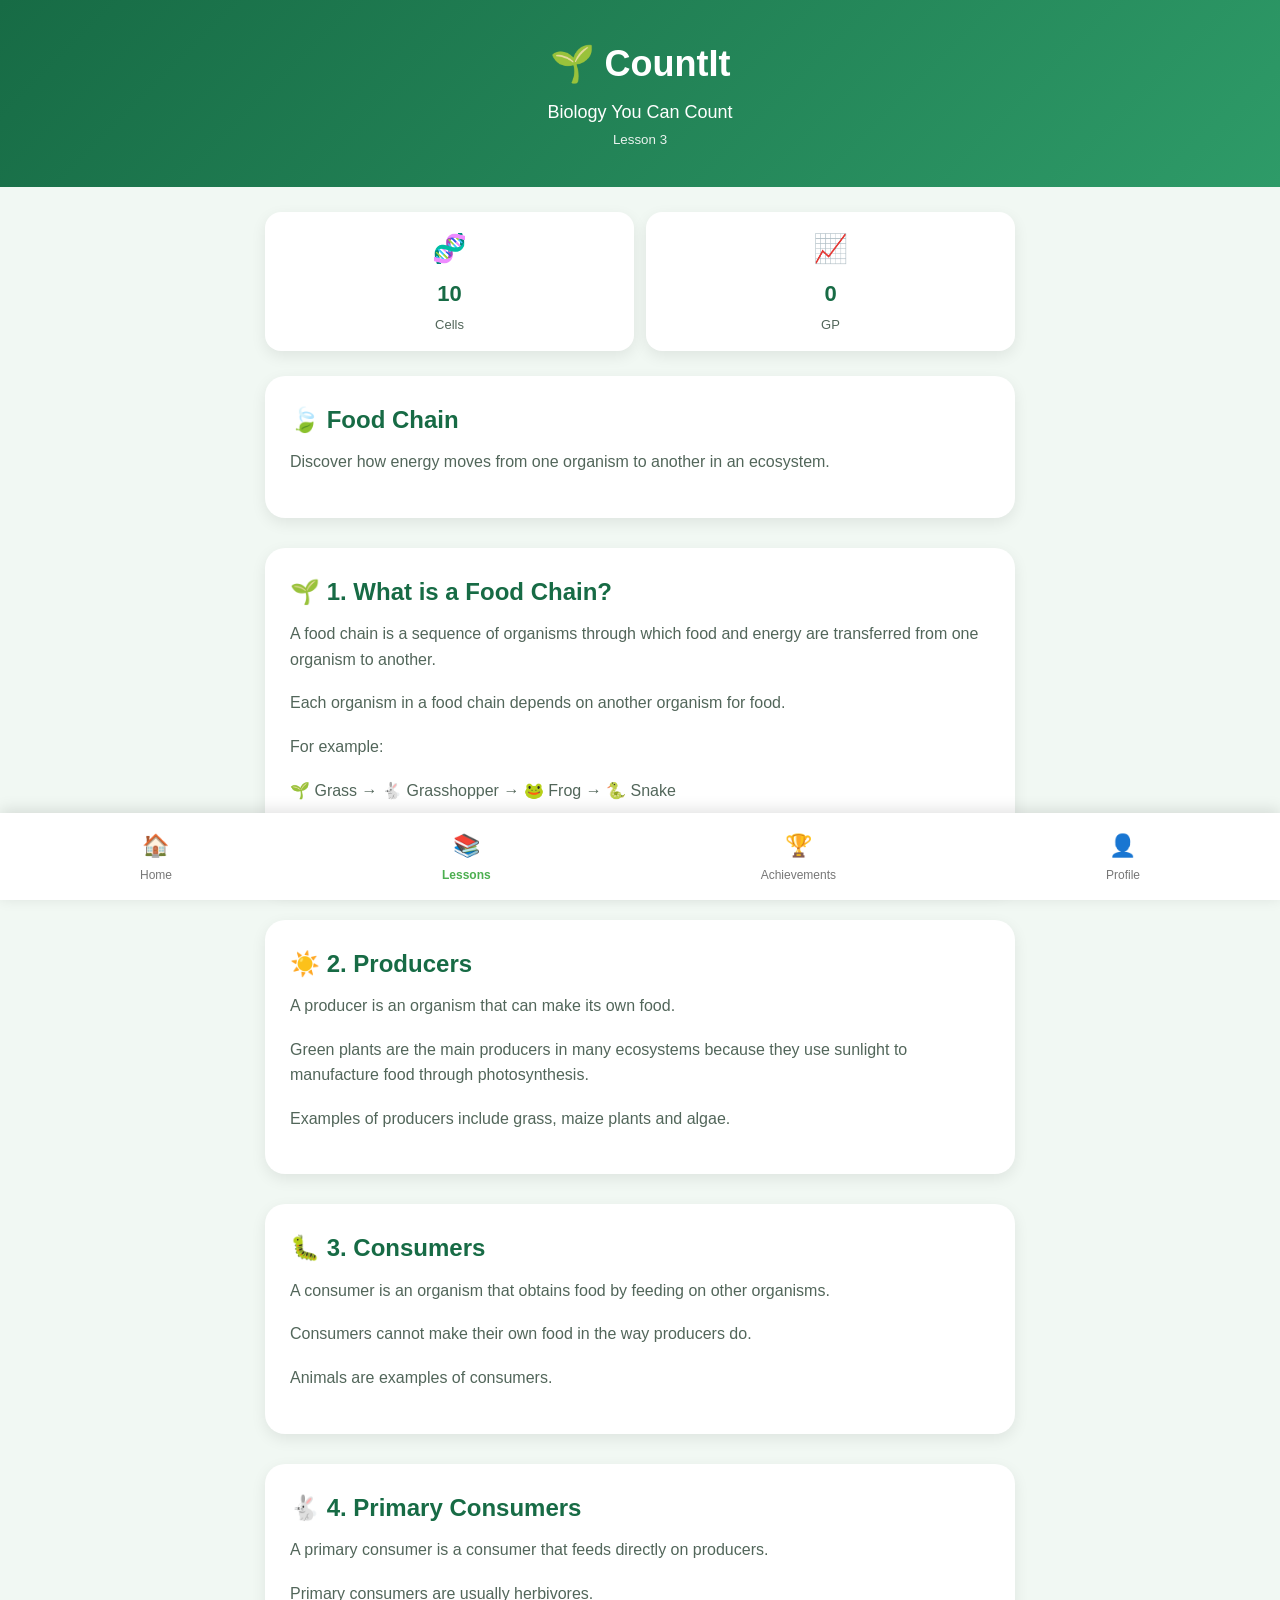
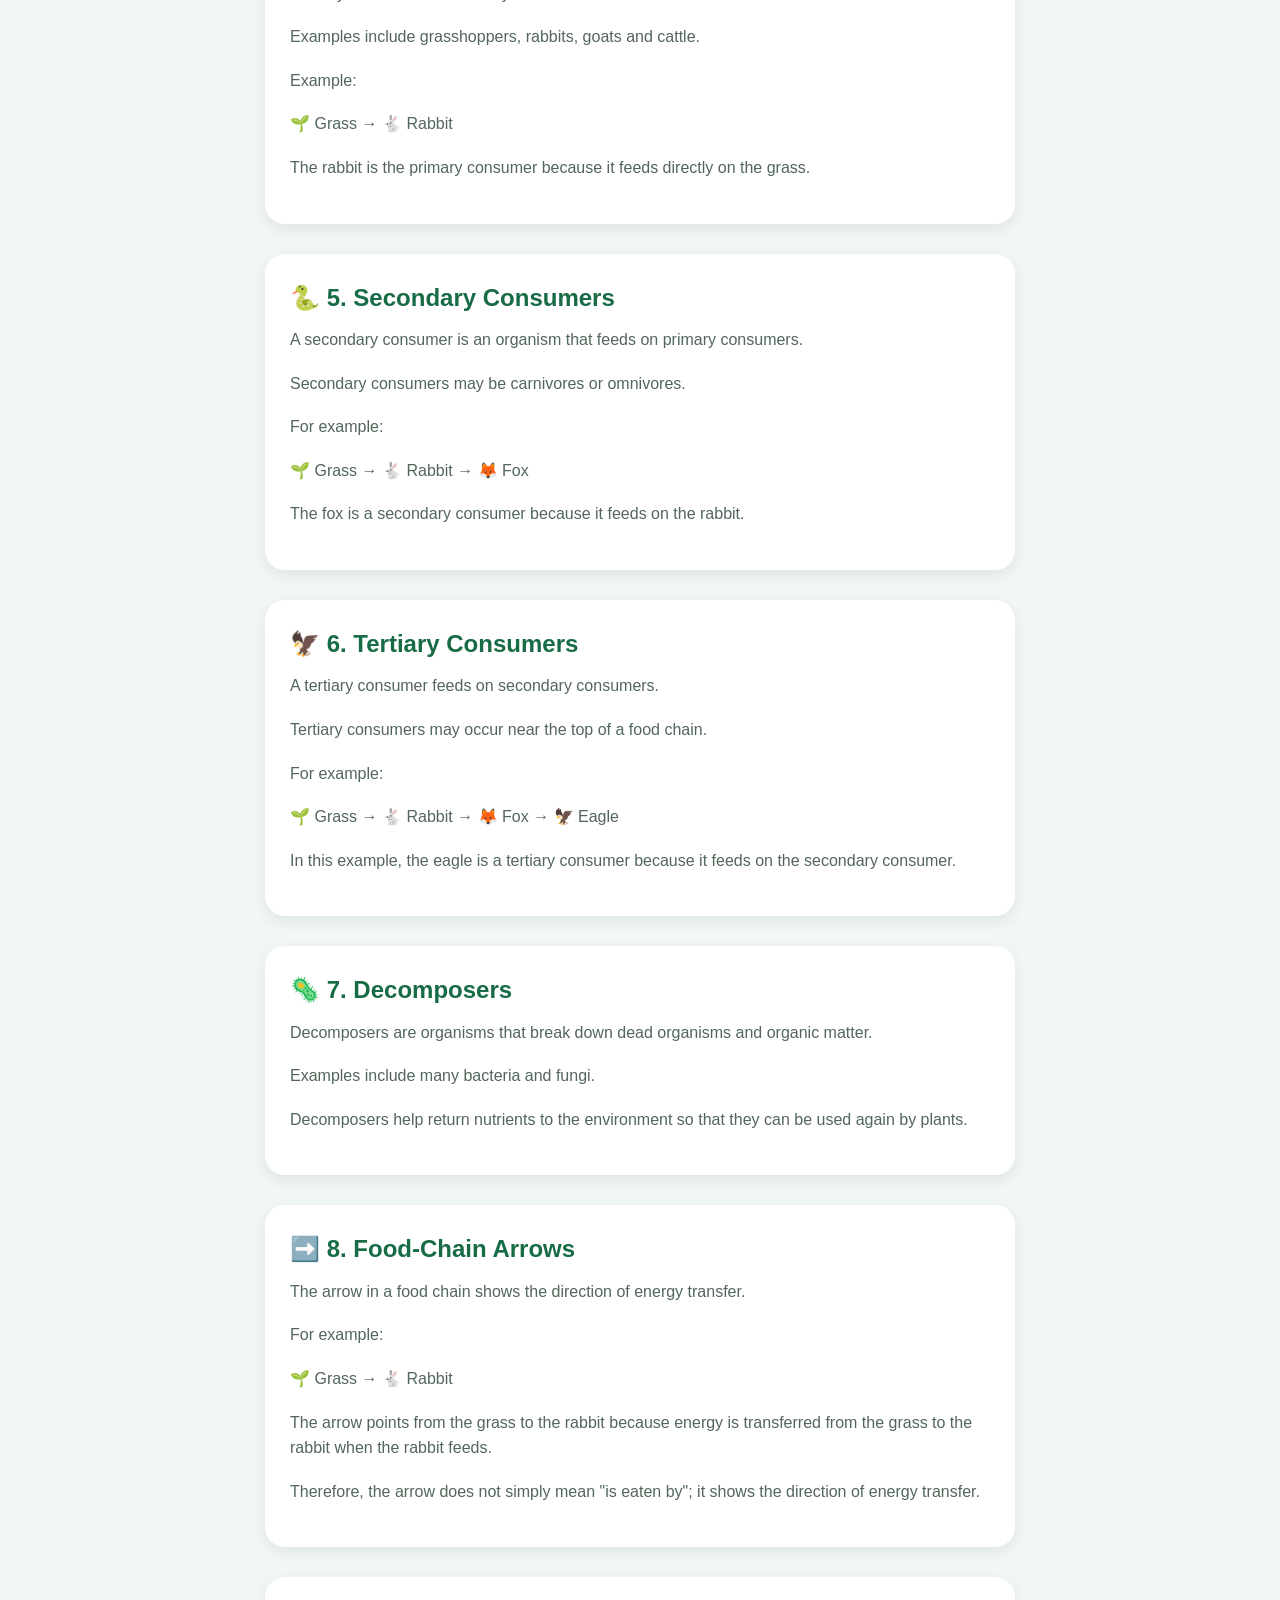
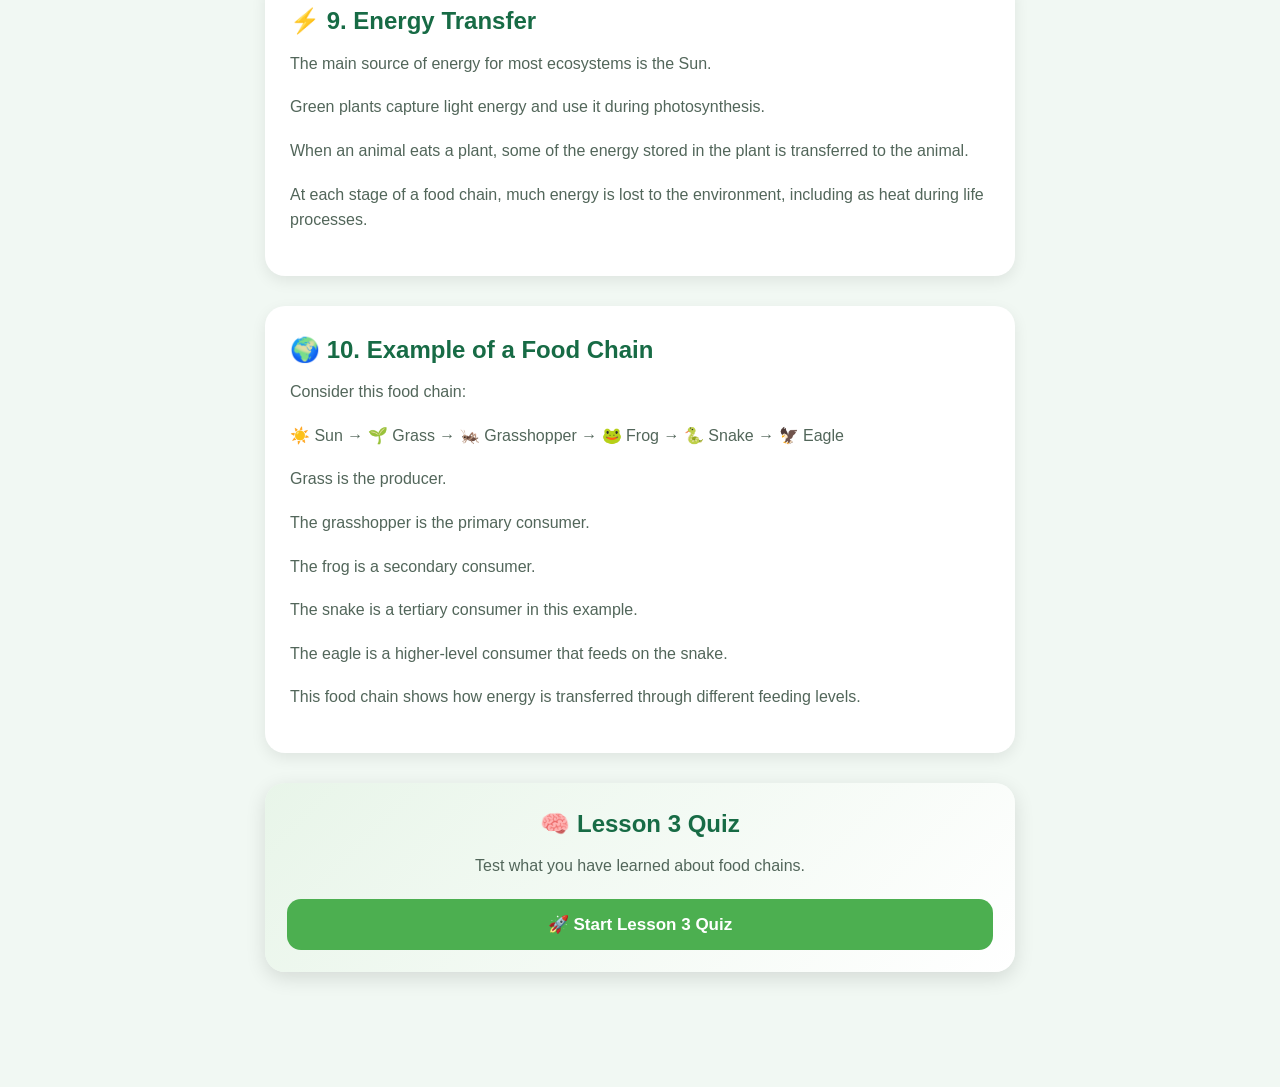
<file: lesson3.html>
<!DOCTYPE html>
<html lang="en">

<head>
  <meta charset="UTF-8">
  <meta name="viewport" content="width=device-width, initial-scale=1.0">

  <title>Lesson 3 | CountIt</title>

  <link rel="stylesheet" href="style.css">
</head>

<body>

<header class="app-header">

  <h1>🌱 CountIt</h1>

  <p>Biology You Can Count</p>

  <small>Lesson 3</small>

</header>


<main class="container">


  <!-- STATS -->

  <section class="lesson-stats">

    <div class="lesson-stat">

      <span>🧬</span>

      <strong id="cells">0</strong>

      <p>Cells</p>

    </div>


    <div class="lesson-stat">

      <span>📈</span>

      <strong id="gp">0</strong>

      <p>GP</p>

    </div>

  </section>



  <!-- LESSON TITLE -->

  <section class="welcome-card">

    <h2>🍃 Food Chain</h2>

    <p>
      Discover how energy moves from one
      organism to another in an ecosystem.
    </p>

  </section>



  <!-- 1 -->

  <section class="welcome-card">

    <h2>🌱 1. What is a Food Chain?</h2>

    <p>
      A food chain is a sequence of organisms
      through which food and energy are
      transferred from one organism to another.
    </p>

    <p>
      Each organism in a food chain depends
      on another organism for food.
    </p>

    <p>For example:</p>

    <p>
      🌱 Grass → 🐇 Grasshopper → 🐸 Frog → 🐍 Snake
    </p>

    <p>
      This shows who eats whom and the
      direction in which energy is transferred.
    </p>

  </section>



  <!-- 2 -->

  <section class="welcome-card">

    <h2>☀️ 2. Producers</h2>

    <p>
      A producer is an organism that can make
      its own food.
    </p>

    <p>
      Green plants are the main producers in
      many ecosystems because they use
      sunlight to manufacture food through
      photosynthesis.
    </p>

    <p>
      Examples of producers include grass,
      maize plants and algae.
    </p>

  </section>



  <!-- 3 -->

  <section class="welcome-card">

    <h2>🐛 3. Consumers</h2>

    <p>
      A consumer is an organism that obtains
      food by feeding on other organisms.
    </p>

    <p>
      Consumers cannot make their own food
      in the way producers do.
    </p>

    <p>
      Animals are examples of consumers.
    </p>

  </section>



  <!-- 4 -->

  <section class="welcome-card">

    <h2>🐇 4. Primary Consumers</h2>

    <p>
      A primary consumer is a consumer that
      feeds directly on producers.
    </p>

    <p>
      Primary consumers are usually herbivores.
    </p>

    <p>
      Examples include grasshoppers, rabbits,
      goats and cattle.
    </p>

    <p>Example:</p>

    <p>
      🌱 Grass → 🐇 Rabbit
    </p>

    <p>
      The rabbit is the primary consumer
      because it feeds directly on the grass.
    </p>

  </section>



  <!-- 5 -->

  <section class="welcome-card">

    <h2>🐍 5. Secondary Consumers</h2>

    <p>
      A secondary consumer is an organism
      that feeds on primary consumers.
    </p>

    <p>
      Secondary consumers may be carnivores
      or omnivores.
    </p>

    <p>For example:</p>

    <p>
      🌱 Grass → 🐇 Rabbit → 🦊 Fox
    </p>

    <p>
      The fox is a secondary consumer because
      it feeds on the rabbit.
    </p>

  </section>



  <!-- 6 -->

  <section class="welcome-card">

    <h2>🦅 6. Tertiary Consumers</h2>

    <p>
      A tertiary consumer feeds on secondary
      consumers.
    </p>

    <p>
      Tertiary consumers may occur near the
      top of a food chain.
    </p>

    <p>For example:</p>

    <p>
      🌱 Grass → 🐇 Rabbit → 🦊 Fox → 🦅 Eagle
    </p>

    <p>
      In this example, the eagle is a tertiary
      consumer because it feeds on the
      secondary consumer.
    </p>

  </section>



  <!-- 7 -->

  <section class="welcome-card">

    <h2>🦠 7. Decomposers</h2>

    <p>
      Decomposers are organisms that break
      down dead organisms and organic matter.
    </p>

    <p>
      Examples include many bacteria and fungi.
    </p>

    <p>
      Decomposers help return nutrients to
      the environment so that they can be
      used again by plants.
    </p>

  </section>



  <!-- 8 -->

  <section class="welcome-card">

    <h2>➡️ 8. Food-Chain Arrows</h2>

    <p>
      The arrow in a food chain shows the
      direction of energy transfer.
    </p>

    <p>For example:</p>

    <p>
      🌱 Grass → 🐇 Rabbit
    </p>

    <p>
      The arrow points from the grass to the
      rabbit because energy is transferred
      from the grass to the rabbit when the
      rabbit feeds.
    </p>

    <p>
      Therefore, the arrow does not simply
      mean "is eaten by"; it shows the
      direction of energy transfer.
    </p>

  </section>



  <!-- 9 -->

  <section class="welcome-card">

    <h2>⚡ 9. Energy Transfer</h2>

    <p>
      The main source of energy for most
      ecosystems is the Sun.
    </p>

    <p>
      Green plants capture light energy and
      use it during photosynthesis.
    </p>

    <p>
      When an animal eats a plant, some of
      the energy stored in the plant is
      transferred to the animal.
    </p>

    <p>
      At each stage of a food chain, much
      energy is lost to the environment,
      including as heat during life processes.
    </p>

  </section>



  <!-- 10 -->

  <section class="welcome-card">

    <h2>🌍 10. Example of a Food Chain</h2>

    <p>
      Consider this food chain:
    </p>

    <p>
      ☀️ Sun → 🌱 Grass → 🦗 Grasshopper
      → 🐸 Frog → 🐍 Snake → 🦅 Eagle
    </p>

    <p>
      Grass is the producer.
    </p>

    <p>
      The grasshopper is the primary consumer.
    </p>

    <p>
      The frog is a secondary consumer.
    </p>

    <p>
      The snake is a tertiary consumer in
      this example.
    </p>

    <p>
      The eagle is a higher-level consumer
      that feeds on the snake.
    </p>

    <p>
      This food chain shows how energy is
      transferred through different feeding
      levels.
    </p>

  </section>



  <!-- QUIZ INTRODUCTION -->

  <section class="continue-section">

    <h2>🧠 Lesson 3 Quiz</h2>

    <p>
      Test what you have learned about
      food chains.
    </p>

    <button
      id="startQuizButton"
      type="button">

      🚀 Start Lesson 3 Quiz

    </button>

  </section>


</main>



<!-- BOTTOM NAVIGATION -->

<nav class="bottom-nav">

  <a href="index.html" class="nav-item">
    <span>🏠</span>
    Home
  </a>

  <a href="lessons.html" class="nav-item active">
    <span>📚</span>
    Lessons
  </a>

  <a href="achievements.html" class="nav-item">
    <span>🏆</span>
    Achievements
  </a>

  <a href="profile.html" class="nav-item">
    <span>👤</span>
    Profile
  </a>

</nav>



<script>

  /* LOAD STATS */

  let cells =
    Number(localStorage.getItem("cells")) || 0;

  let gp =
    Number(localStorage.getItem("gp")) || 0;


  document.getElementById("cells").textContent =
    cells;

  document.getElementById("gp").textContent =
    gp;



  /* START LESSON 3 QUIZ */

  document
    .getElementById("startQuizButton")
    .addEventListener("click", function () {

      cells =
        Number(localStorage.getItem("cells")) || 0;


      if (cells <= 0) {

        alert(
          "You need Cells to start the quiz. Wait for your Cells to regenerate, then try again."
        );

        return;

      }


      /*
        Use the SAME quiz page as
        Lesson 1 and Lesson 2.
      */

      window.location.href =
        "quiz.html?lesson=3";

    });

</script>


</body>
</html>
</file>
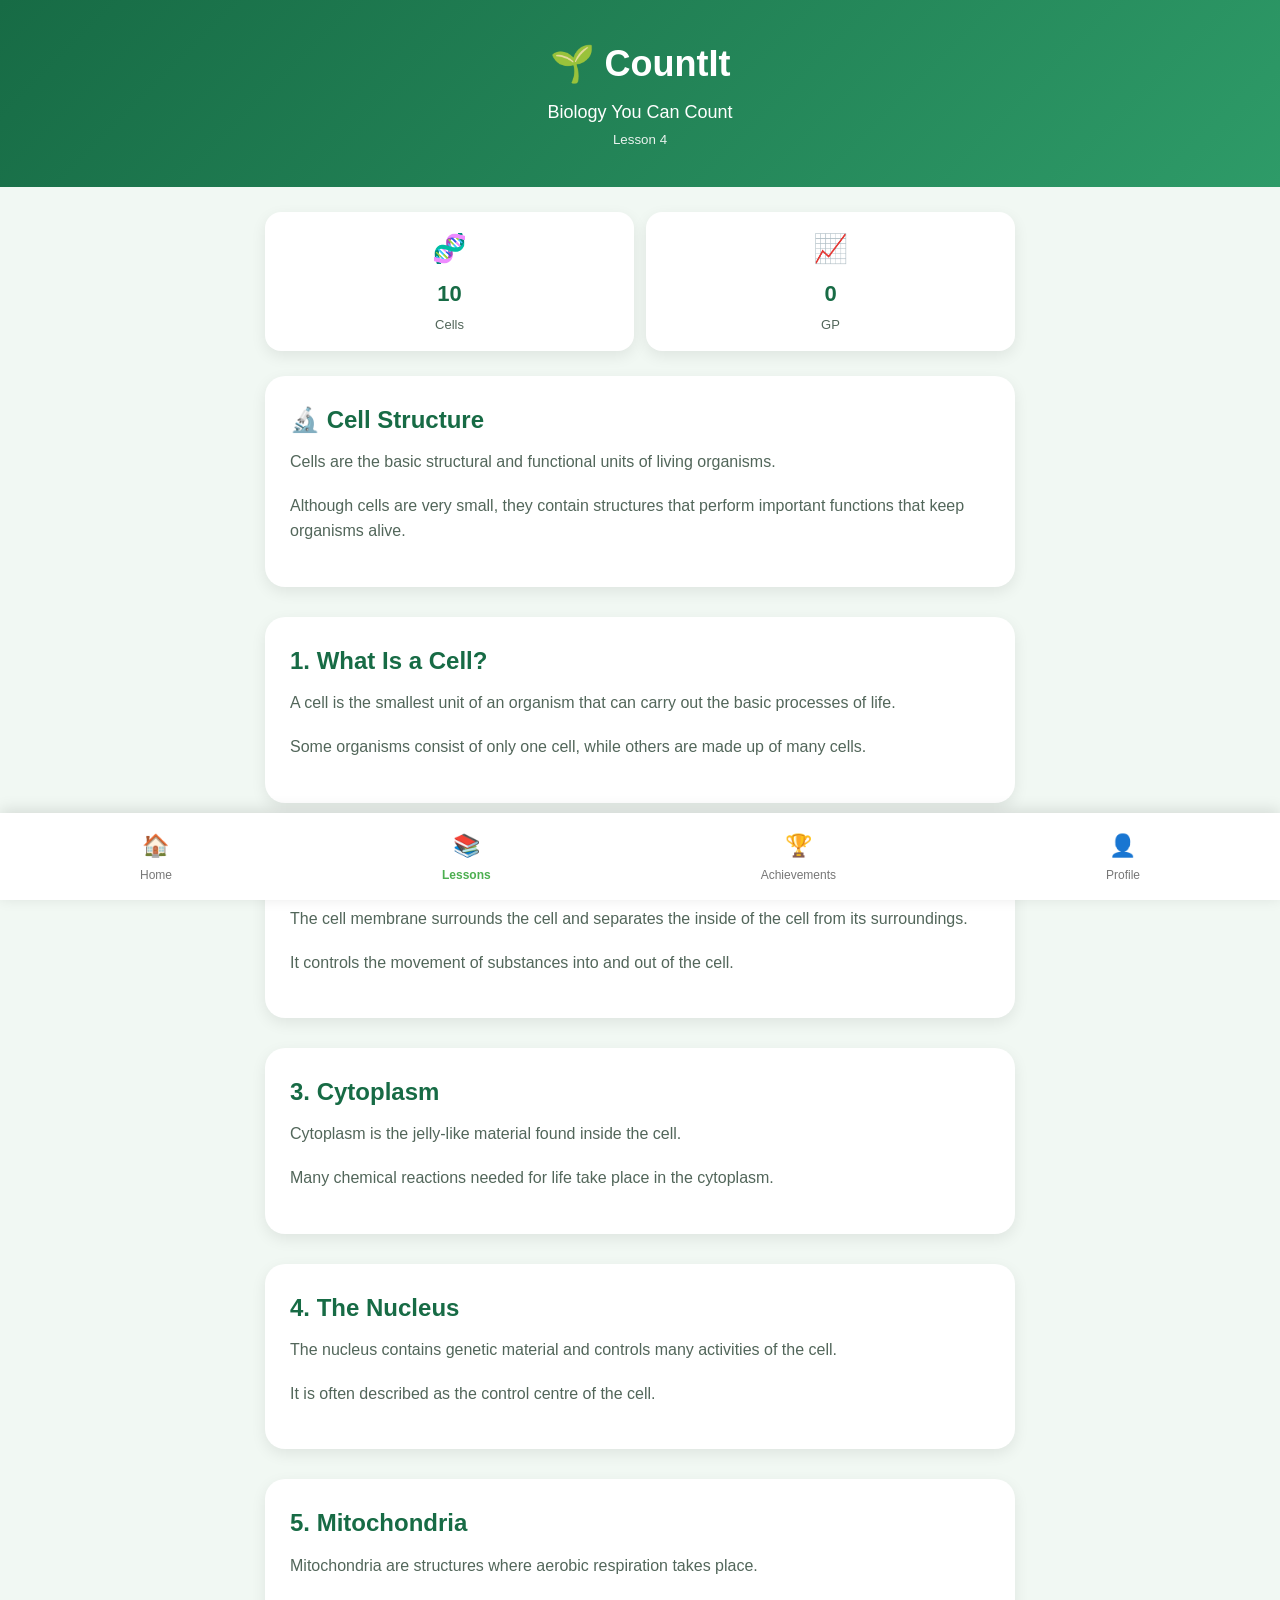
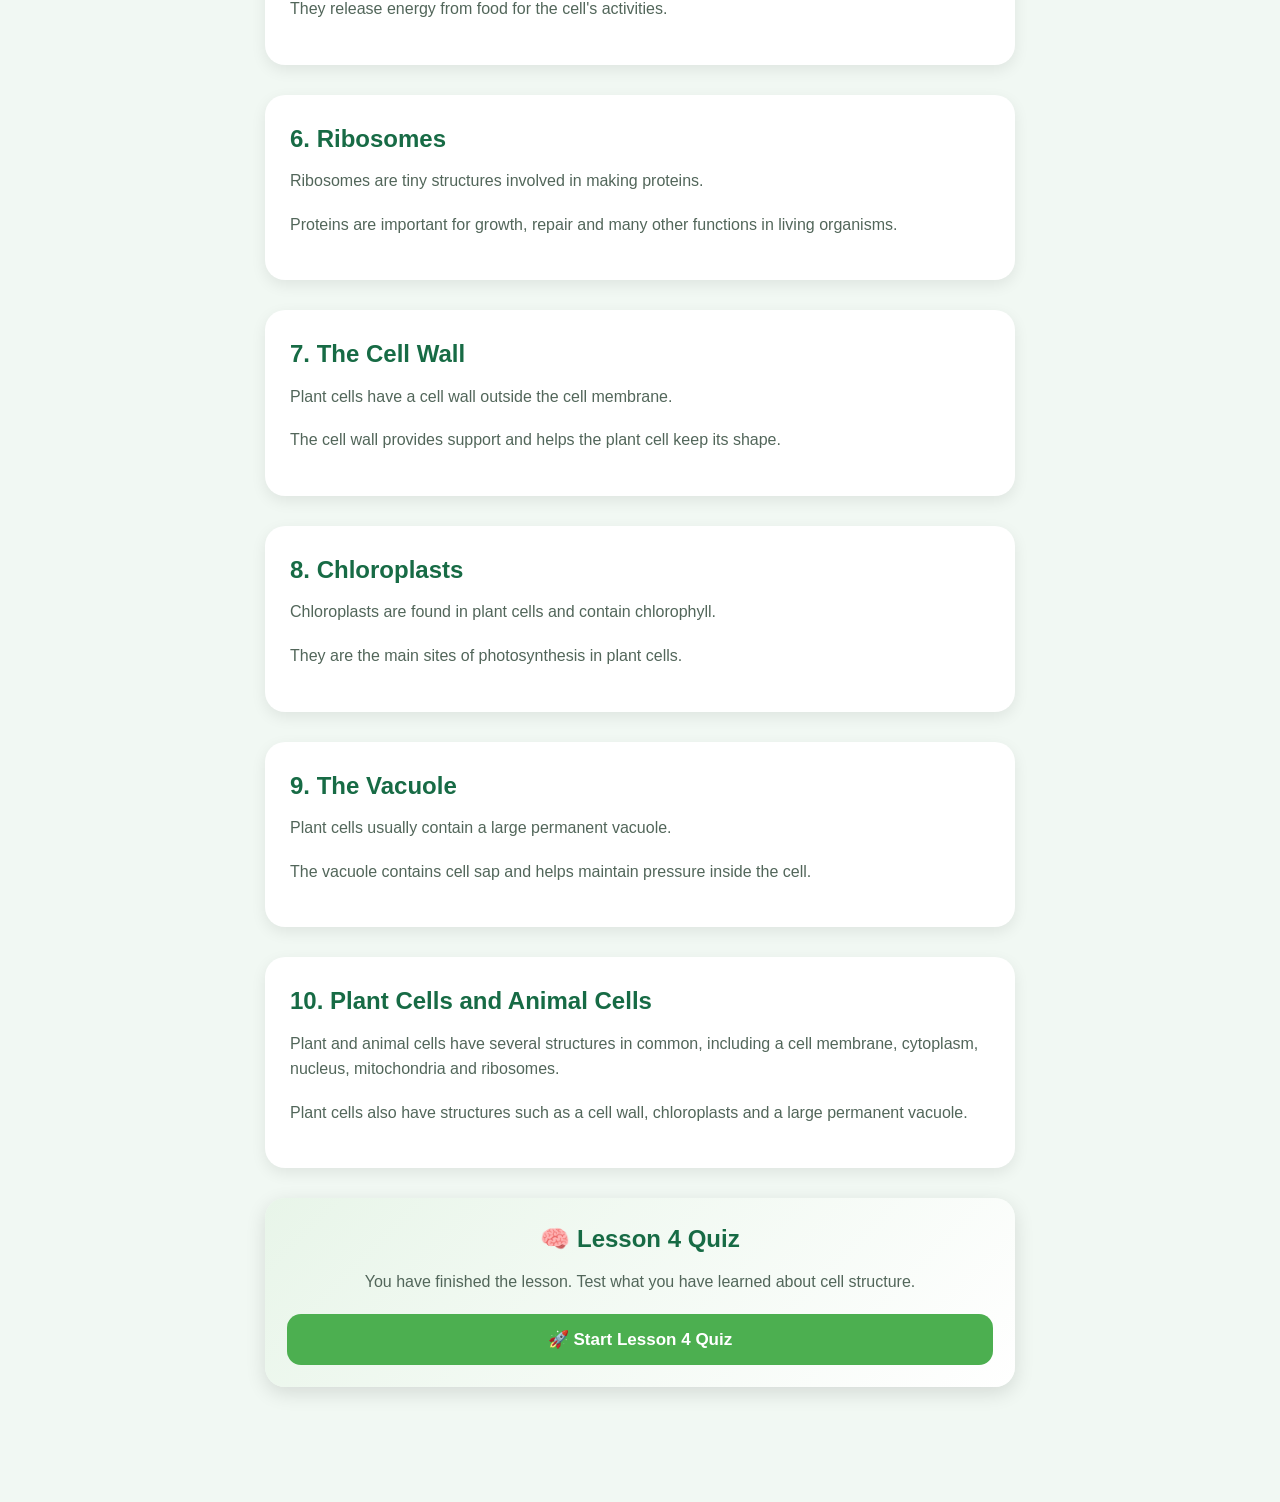
<file: lesson4.html>
<!DOCTYPE html>
<html lang="en">

<head>
  <meta charset="UTF-8">
  <meta name="viewport" content="width=device-width, initial-scale=1.0">

  <title>Lesson 4 | CountIt</title>

  <link rel="stylesheet" href="style.css">
</head>

<body>

  <!-- HEADER -->
  <header class="app-header">

    <h1>🌱 CountIt</h1>

    <p>Biology You Can Count</p>

    <small>Lesson 4</small>

  </header>


  <main class="container">

    <!-- STATS -->
    <section class="lesson-stats">

      <div class="lesson-stat">
        <span>🧬</span>
        <strong id="cells">0</strong>
        <p>Cells</p>
      </div>

      <div class="lesson-stat">
        <span>📈</span>
        <strong id="gp">0</strong>
        <p>GP</p>
      </div>

    </section>


    <!-- INTRODUCTION -->
    <section class="welcome-card">

      <h2>🔬 Cell Structure</h2>

      <p>
        Cells are the basic structural and functional units of living
        organisms.
      </p>

      <p>
        Although cells are very small, they contain structures that
        perform important functions that keep organisms alive.
      </p>

    </section>


    <!-- 1 -->
    <section class="welcome-card">

      <h2>1. What Is a Cell?</h2>

      <p>
        A cell is the smallest unit of an organism that can carry out
        the basic processes of life.
      </p>

      <p>
        Some organisms consist of only one cell, while others are made
        up of many cells.
      </p>

    </section>


    <!-- 2 -->
    <section class="welcome-card">

      <h2>2. The Cell Membrane</h2>

      <p>
        The cell membrane surrounds the cell and separates the inside
        of the cell from its surroundings.
      </p>

      <p>
        It controls the movement of substances into and out of the cell.
      </p>

    </section>


    <!-- 3 -->
    <section class="welcome-card">

      <h2>3. Cytoplasm</h2>

      <p>
        Cytoplasm is the jelly-like material found inside the cell.
      </p>

      <p>
        Many chemical reactions needed for life take place in the
        cytoplasm.
      </p>

    </section>


    <!-- 4 -->
    <section class="welcome-card">

      <h2>4. The Nucleus</h2>

      <p>
        The nucleus contains genetic material and controls many
        activities of the cell.
      </p>

      <p>
        It is often described as the control centre of the cell.
      </p>

    </section>


    <!-- 5 -->
    <section class="welcome-card">

      <h2>5. Mitochondria</h2>

      <p>
        Mitochondria are structures where aerobic respiration takes
        place.
      </p>

      <p>
        They release energy from food for the cell's activities.
      </p>

    </section>


    <!-- 6 -->
    <section class="welcome-card">

      <h2>6. Ribosomes</h2>

      <p>
        Ribosomes are tiny structures involved in making proteins.
      </p>

      <p>
        Proteins are important for growth, repair and many other
        functions in living organisms.
      </p>

    </section>


    <!-- 7 -->
    <section class="welcome-card">

      <h2>7. The Cell Wall</h2>

      <p>
        Plant cells have a cell wall outside the cell membrane.
      </p>

      <p>
        The cell wall provides support and helps the plant cell keep
        its shape.
      </p>

    </section>


    <!-- 8 -->
    <section class="welcome-card">

      <h2>8. Chloroplasts</h2>

      <p>
        Chloroplasts are found in plant cells and contain chlorophyll.
      </p>

      <p>
        They are the main sites of photosynthesis in plant cells.
      </p>

    </section>


    <!-- 9 -->
    <section class="welcome-card">

      <h2>9. The Vacuole</h2>

      <p>
        Plant cells usually contain a large permanent vacuole.
      </p>

      <p>
        The vacuole contains cell sap and helps maintain pressure
        inside the cell.
      </p>

    </section>


    <!-- 10 -->
    <section class="welcome-card">

      <h2>10. Plant Cells and Animal Cells</h2>

      <p>
        Plant and animal cells have several structures in common,
        including a cell membrane, cytoplasm, nucleus, mitochondria
        and ribosomes.
      </p>

      <p>
        Plant cells also have structures such as a cell wall,
        chloroplasts and a large permanent vacuole.
      </p>

    </section>


    <!-- QUIZ -->
    <section class="continue-section">

      <h2>🧠 Lesson 4 Quiz</h2>

      <p>
        You have finished the lesson. Test what you have learned
        about cell structure.
      </p>

      <button id="startQuizButton" type="button">
        🚀 Start Lesson 4 Quiz
      </button>

    </section>

  </main>


  <!-- BOTTOM NAVIGATION -->
  <nav class="bottom-nav">

    <a href="index.html" class="nav-item">
      <span>🏠</span>
      Home
    </a>

    <a href="lessons.html" class="nav-item active">
      <span>📚</span>
      Lessons
    </a>

    <a href="achievements.html" class="nav-item">
      <span>🏆</span>
      Achievements
    </a>

    <a href="profile.html" class="nav-item">
      <span>👤</span>
      Profile
    </a>

  </nav>


  <script>

    /* =========================
       LOAD STATS
    ========================= */

    let cells = Number(localStorage.getItem("cells")) || 0;
    let gp = Number(localStorage.getItem("gp")) || 0;


    document.getElementById("cells").textContent = cells;
    document.getElementById("gp").textContent = gp;


    /* =========================
       GO TO SHARED QUIZ PAGE
    ========================= */

    document
      .getElementById("startQuizButton")
      .addEventListener("click", function () {

        window.location.href = "quiz.html?lesson=4";

      });

  </script>

</body>

</html>
</file>
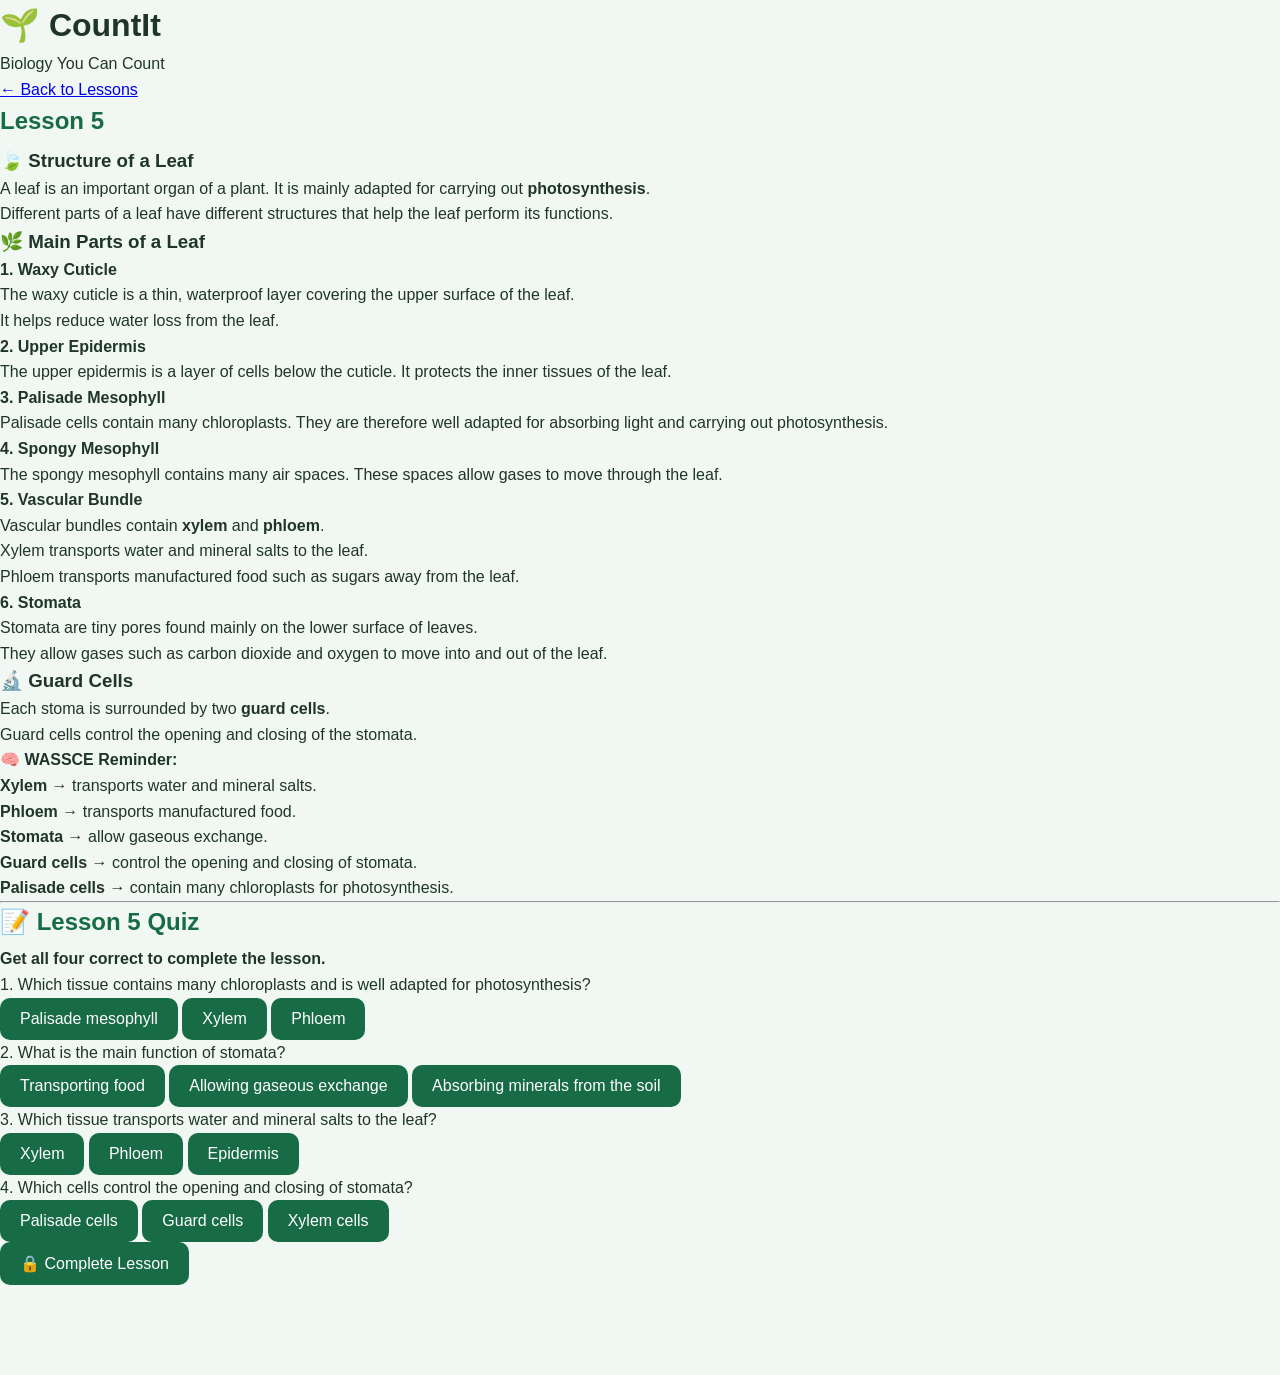
<file: lesson5.html>
<!DOCTYPE html>
<html lang="en">

<head>
  <meta charset="UTF-8">
  <meta name="viewport" content="width=device-width, initial-scale=1.0">

  <title>Lesson 5 | CountIt</title>

  <link rel="stylesheet" href="style.css">
</head>

<body>

  <header>
    <h1>🌱 CountIt</h1>
    <p>Biology You Can Count</p>
  </header>


  <main class="lesson">

    <a href="index.html" class="back-button">
      ← Back to Lessons
    </a>


    <h2>Lesson 5</h2>

    <h3>🍃 Structure of a Leaf</h3>

    <p>
      A leaf is an important organ of a plant. It is mainly
      adapted for carrying out <strong>photosynthesis</strong>.
    </p>

    <p>
      Different parts of a leaf have different structures that
      help the leaf perform its functions.
    </p>


    <h3>🌿 Main Parts of a Leaf</h3>


    <p>
      <strong>1. Waxy Cuticle</strong>
    </p>

    <p>
      The waxy cuticle is a thin, waterproof layer covering
      the upper surface of the leaf.
    </p>

    <p>
      It helps reduce water loss from the leaf.
    </p>


    <p>
      <strong>2. Upper Epidermis</strong>
    </p>

    <p>
      The upper epidermis is a layer of cells below the cuticle.
      It protects the inner tissues of the leaf.
    </p>


    <p>
      <strong>3. Palisade Mesophyll</strong>
    </p>

    <p>
      Palisade cells contain many chloroplasts.
      They are therefore well adapted for absorbing light
      and carrying out photosynthesis.
    </p>


    <p>
      <strong>4. Spongy Mesophyll</strong>
    </p>

    <p>
      The spongy mesophyll contains many air spaces.
      These spaces allow gases to move through the leaf.
    </p>


    <p>
      <strong>5. Vascular Bundle</strong>
    </p>

    <p>
      Vascular bundles contain <strong>xylem</strong> and
      <strong>phloem</strong>.
    </p>

    <p>
      Xylem transports water and mineral salts to the leaf.
    </p>

    <p>
      Phloem transports manufactured food such as sugars
      away from the leaf.
    </p>


    <p>
      <strong>6. Stomata</strong>
    </p>

    <p>
      Stomata are tiny pores found mainly on the lower surface
      of leaves.
    </p>

    <p>
      They allow gases such as carbon dioxide and oxygen
      to move into and out of the leaf.
    </p>


    <h3>🔬 Guard Cells</h3>

    <p>
      Each stoma is surrounded by two
      <strong>guard cells</strong>.
    </p>

    <p>
      Guard cells control the opening and closing of the
      stomata.
    </p>


    <div class="note">

      <strong>🧠 WASSCE Reminder:</strong>

      <p>
        <strong>Xylem →</strong> transports water and mineral salts.
      </p>

      <p>
        <strong>Phloem →</strong> transports manufactured food.
      </p>

      <p>
        <strong>Stomata →</strong> allow gaseous exchange.
      </p>

      <p>
        <strong>Guard cells →</strong> control the opening and
        closing of stomata.
      </p>

      <p>
        <strong>Palisade cells →</strong> contain many chloroplasts
        for photosynthesis.
      </p>

    </div>


    <hr>


    <h2>📝 Lesson 5 Quiz</h2>

    <p>
      <strong>Get all four correct to complete the lesson.</strong>
    </p>


    <!-- QUESTION 1 -->

    <div class="question">

      <p>
        1. Which tissue contains many chloroplasts and is
        well adapted for photosynthesis?
      </p>

      <button id="q1Palisade">
        Palisade mesophyll
      </button>

      <button id="q1Xylem">
        Xylem
      </button>

      <button id="q1Phloem">
        Phloem
      </button>

    </div>


    <!-- QUESTION 2 -->

    <div class="question">

      <p>
        2. What is the main function of stomata?
      </p>

      <button id="q2Food">
        Transporting food
      </button>

      <button id="q2Gas">
        Allowing gaseous exchange
      </button>

      <button id="q2Minerals">
        Absorbing minerals from the soil
      </button>

    </div>


    <!-- QUESTION 3 -->

    <div class="question">

      <p>
        3. Which tissue transports water and mineral salts
        to the leaf?
      </p>

      <button id="q3Xylem">
        Xylem
      </button>

      <button id="q3Phloem">
        Phloem
      </button>

      <button id="q3Epidermis">
        Epidermis
      </button>

    </div>


    <!-- QUESTION 4 -->

    <div class="question">

      <p>
        4. Which cells control the opening and closing
        of stomata?
      </p>

      <button id="q4Palisade">
        Palisade cells
      </button>

      <button id="q4Guard">
        Guard cells
      </button>

      <button id="q4Xylem">
        Xylem cells
      </button>

    </div>


    <div id="result"></div>


    <button id="completeBtn" disabled>
      🔒 Complete Lesson
    </button>

  </main>


  <!-- COUNTIT APP -->

  <script src="app.js"></script>


  <script>

    let score = 0;
    let answered = 0;


    function checkQuizAnswer(button, correct) {

      if (button.disabled) {
        return;
      }

      button.disabled = true;

      answered++;


      if (correct) {

        button.style.backgroundColor = "green";
        button.style.color = "white";

        score++;

      } else {

        button.style.backgroundColor = "red";
        button.style.color = "white";

      }


      if (answered === 4) {

        const result =
          document.getElementById("result");


        if (score === 4) {

          result.innerHTML =
            "🎉 Perfect! You scored 4/4. " +
            "You can now complete Lesson 5!";

          document.getElementById("completeBtn")
            .disabled = false;

        } else {

          result.innerHTML =
            "You scored " + score +
            "/4. Review the lesson and try again.";

        }

      }

    }


    /* =========================
       QUESTION 1
    ========================= */

    document
      .getElementById("q1Palisade")
      .addEventListener("click", function() {

        checkQuizAnswer(this, true);

      });


    document
      .getElementById("q1Xylem")
      .addEventListener("click", function() {

        checkQuizAnswer(this, false);

      });


    document
      .getElementById("q1Phloem")
      .addEventListener("click", function() {

        checkQuizAnswer(this, false);

      });


    /* =========================
       QUESTION 2
    ========================= */

    document
      .getElementById("q2Food")
      .addEventListener("click", function() {

        checkQuizAnswer(this, false);

      });


    document
      .getElementById("q2Gas")
      .addEventListener("click", function() {

        checkQuizAnswer(this, true);

      });


    document
      .getElementById("q2Minerals")
      .addEventListener("click", function() {

        checkQuizAnswer(this, false);

      });


    /* =========================
       QUESTION 3
    ========================= */

    document
      .getElementById("q3Xylem")
      .addEventListener("click", function() {

        checkQuizAnswer(this, true);

      });


    document
      .getElementById("q3Phloem")
      .addEventListener("click", function() {

        checkQuizAnswer(this, false);

      });


    document
      .getElementById("q3Epidermis")
      .addEventListener("click", function() {

        checkQuizAnswer(this, false);

      });


    /* =========================
       QUESTION 4
    ========================= */

    document
      .getElementById("q4Palisade")
      .addEventListener("click", function() {

        checkQuizAnswer(this, false);

      });


    document
      .getElementById("q4Guard")
      .addEventListener("click", function() {

        checkQuizAnswer(this, true);

      });


    document
      .getElementById("q4Xylem")
      .addEventListener("click", function() {

        checkQuizAnswer(this, false);

      });


    /* =========================
       COMPLETE LESSON
    ========================= */

    document
      .getElementById("completeBtn")
      .addEventListener("click", function() {

        /*
          If Lesson 5 is already completed,
          continue directly to Lesson 6.
        */

        if (isLessonCompleted(5)) {

          window.location.href =
            "lesson6.html";

          return;

        }


        /*
          Add 10 Cells
        */

        const cells =
          addCells(10);


        /*
          Save Lesson 5 completion
        */

        completeLesson(5);


        /*
          Show completion message
        */

        document.getElementById("result").innerHTML =
          "🎉 Lesson 5 completed! " +
          "You earned 🧬 10 Cells! " +
          "Total Cells: " + cells;


        /*
          Change button to Lesson 6
        */

        const button =
          document.getElementById("completeBtn");


        button.innerHTML =
          "🔓 Continue to Lesson 6 →";


        button.disabled = false;


        /*
          Remove old listener by replacing button
        */

        const newButton =
          button.cloneNode(true);


        button.parentNode.replaceChild(
          newButton,
          button
        );


        newButton.addEventListener(
          "click",
          function() {

            window.location.href =
              "lesson6.html";

          }
        );

      });

  </script>

</body>

</html>
</file>
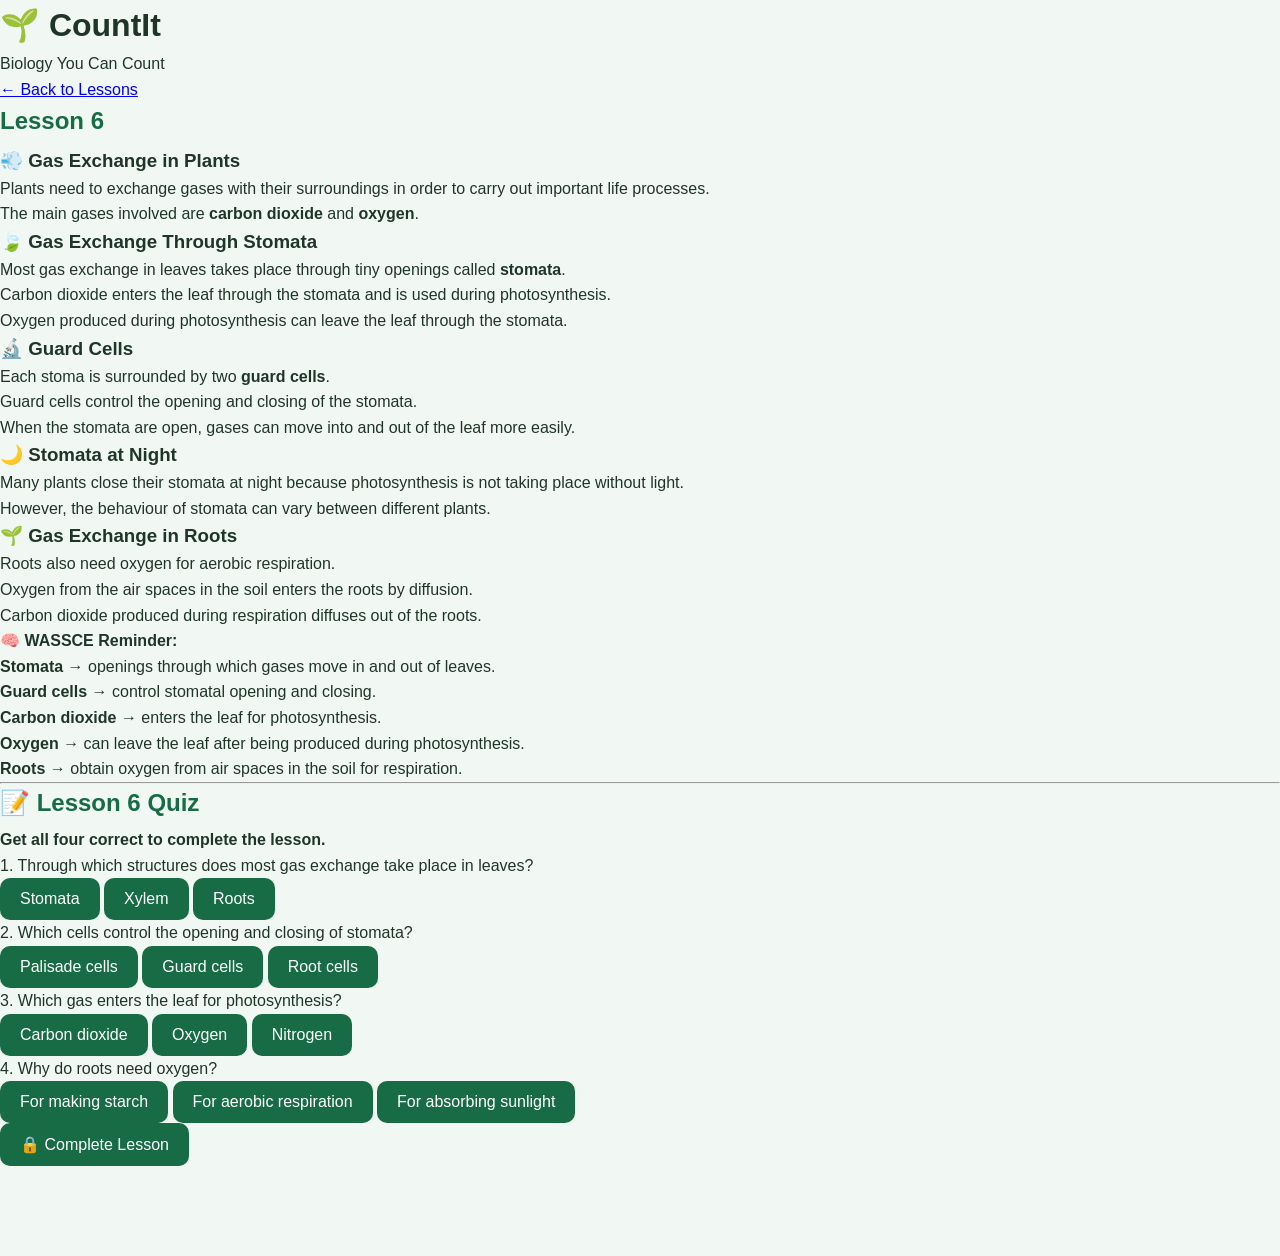
<file: lesson6.html>
<!DOCTYPE html>
<html lang="en">

<head>
  <meta charset="UTF-8">
  <meta name="viewport" content="width=device-width, initial-scale=1.0">

  <title>Lesson 6 | CountIt</title>

  <link rel="stylesheet" href="style.css">
</head>

<body>

  <header>
    <h1>🌱 CountIt</h1>
    <p>Biology You Can Count</p>
  </header>


  <main class="lesson">

    <a href="index.html" class="back-button">
      ← Back to Lessons
    </a>


    <h2>Lesson 6</h2>

    <h3>💨 Gas Exchange in Plants</h3>

    <p>
      Plants need to exchange gases with their surroundings
      in order to carry out important life processes.
    </p>

    <p>
      The main gases involved are
      <strong>carbon dioxide</strong> and
      <strong>oxygen</strong>.
    </p>


    <h3>🍃 Gas Exchange Through Stomata</h3>

    <p>
      Most gas exchange in leaves takes place through tiny
      openings called <strong>stomata</strong>.
    </p>

    <p>
      Carbon dioxide enters the leaf through the stomata
      and is used during photosynthesis.
    </p>

    <p>
      Oxygen produced during photosynthesis can leave the leaf
      through the stomata.
    </p>


    <h3>🔬 Guard Cells</h3>

    <p>
      Each stoma is surrounded by two
      <strong>guard cells</strong>.
    </p>

    <p>
      Guard cells control the opening and closing of the stomata.
    </p>

    <p>
      When the stomata are open, gases can move into and out
      of the leaf more easily.
    </p>


    <h3>🌙 Stomata at Night</h3>

    <p>
      Many plants close their stomata at night because
      photosynthesis is not taking place without light.
    </p>

    <p>
      However, the behaviour of stomata can vary between
      different plants.
    </p>


    <h3>🌱 Gas Exchange in Roots</h3>

    <p>
      Roots also need oxygen for aerobic respiration.
    </p>

    <p>
      Oxygen from the air spaces in the soil enters the roots
      by diffusion.
    </p>

    <p>
      Carbon dioxide produced during respiration diffuses
      out of the roots.
    </p>


    <div class="note">

      <strong>🧠 WASSCE Reminder:</strong>

      <p>
        <strong>Stomata →</strong> openings through which gases
        move in and out of leaves.
      </p>

      <p>
        <strong>Guard cells →</strong> control stomatal opening
        and closing.
      </p>

      <p>
        <strong>Carbon dioxide →</strong> enters the leaf for
        photosynthesis.
      </p>

      <p>
        <strong>Oxygen →</strong> can leave the leaf after being
        produced during photosynthesis.
      </p>

      <p>
        <strong>Roots →</strong> obtain oxygen from air spaces
        in the soil for respiration.
      </p>

    </div>


    <hr>


    <h2>📝 Lesson 6 Quiz</h2>

    <p>
      <strong>Get all four correct to complete the lesson.</strong>
    </p>


    <!-- QUESTION 1 -->

    <div class="question">

      <p>
        1. Through which structures does most gas exchange
        take place in leaves?
      </p>

      <button id="q1Stomata">
        Stomata
      </button>

      <button id="q1Xylem">
        Xylem
      </button>

      <button id="q1Roots">
        Roots
      </button>

    </div>


    <!-- QUESTION 2 -->

    <div class="question">

      <p>
        2. Which cells control the opening and closing
        of stomata?
      </p>

      <button id="q2Palisade">
        Palisade cells
      </button>

      <button id="q2Guard">
        Guard cells
      </button>

      <button id="q2Root">
        Root cells
      </button>

    </div>


    <!-- QUESTION 3 -->

    <div class="question">

      <p>
        3. Which gas enters the leaf for photosynthesis?
      </p>

      <button id="q3Carbon">
        Carbon dioxide
      </button>

      <button id="q3Oxygen">
        Oxygen
      </button>

      <button id="q3Nitrogen">
        Nitrogen
      </button>

    </div>


    <!-- QUESTION 4 -->

    <div class="question">

      <p>
        4. Why do roots need oxygen?
      </p>

      <button id="q4Starch">
        For making starch
      </button>

      <button id="q4Respiration">
        For aerobic respiration
      </button>

      <button id="q4Sunlight">
        For absorbing sunlight
      </button>

    </div>


    <div id="result"></div>


    <button id="completeBtn" disabled>
      🔒 Complete Lesson
    </button>

  </main>


  <!-- COUNTIT APP -->

  <script src="app.js"></script>


  <script>

    let score = 0;
    let answered = 0;


    function checkQuizAnswer(button, correct) {

      if (button.disabled) {
        return;
      }

      button.disabled = true;

      answered++;


      if (correct) {

        button.style.backgroundColor = "green";
        button.style.color = "white";

        score++;

      } else {

        button.style.backgroundColor = "red";
        button.style.color = "white";

      }


      if (answered === 4) {

        const result =
          document.getElementById("result");


        if (score === 4) {

          result.innerHTML =
            "🎉 Perfect! You scored 4/4. " +
            "You can now complete Lesson 6!";

          document.getElementById("completeBtn")
            .disabled = false;

        } else {

          result.innerHTML =
            "You scored " + score +
            "/4. Review the lesson and try again.";

        }

      }

    }


    /* =========================
       QUESTION 1
    ========================= */

    document
      .getElementById("q1Stomata")
      .addEventListener("click", function() {

        checkQuizAnswer(this, true);

      });


    document
      .getElementById("q1Xylem")
      .addEventListener("click", function() {

        checkQuizAnswer(this, false);

      });


    document
      .getElementById("q1Roots")
      .addEventListener("click", function() {

        checkQuizAnswer(this, false);

      });


    /* =========================
       QUESTION 2
    ========================= */

    document
      .getElementById("q2Palisade")
      .addEventListener("click", function() {

        checkQuizAnswer(this, false);

      });


    document
      .getElementById("q2Guard")
      .addEventListener("click", function() {

        checkQuizAnswer(this, true);

      });


    document
      .getElementById("q2Root")
      .addEventListener("click", function() {

        checkQuizAnswer(this, false);

      });


    /* =========================
       QUESTION 3
    ========================= */

    document
      .getElementById("q3Carbon")
      .addEventListener("click", function() {

        checkQuizAnswer(this, true);

      });


    document
      .getElementById("q3Oxygen")
      .addEventListener("click", function() {

        checkQuizAnswer(this, false);

      });


    document
      .getElementById("q3Nitrogen")
      .addEventListener("click", function() {

        checkQuizAnswer(this, false);

      });


    /* =========================
       QUESTION 4
    ========================= */

    document
      .getElementById("q4Starch")
      .addEventListener("click", function() {

        checkQuizAnswer(this, false);

      });


    document
      .getElementById("q4Respiration")
      .addEventListener("click", function() {

        checkQuizAnswer(this, true);

      });


    document
      .getElementById("q4Sunlight")
      .addEventListener("click", function() {

        checkQuizAnswer(this, false);

      });


    /* =========================
       COMPLETE LESSON
    ========================= */

    document
      .getElementById("completeBtn")
      .addEventListener("click", function() {

        /*
          If Lesson 6 is already completed,
          continue directly to Lesson 7.
        */

        if (isLessonCompleted(6)) {

          window.location.href =
            "lesson7.html";

          return;

        }


        /*
          Add 10 Cells
        */

        const cells =
          addCells(10);


        /*
          Save Lesson 6 completion
        */

        completeLesson(6);


        /*
          Show completion message
        */

        document.getElementById("result").innerHTML =
          "🎉 Lesson 6 completed! " +
          "You earned 🧬 10 Cells! " +
          "Total Cells: " + cells;


        /*
          Change button to Lesson 7
        */

        const button =
          document.getElementById("completeBtn");


        button.innerHTML =
          "🔓 Continue to Lesson 7 →";


        button.disabled = false;


        /*
          Replace button to remove
          the old click listener.
        */

        const newButton =
          button.cloneNode(true);


        button.parentNode.replaceChild(
          newButton,
          button
        );


        newButton.addEventListener(
          "click",
          function() {

            window.location.href =
              "lesson7.html";

          }
        );

      });

  </script>

</body>

</html>
</file>
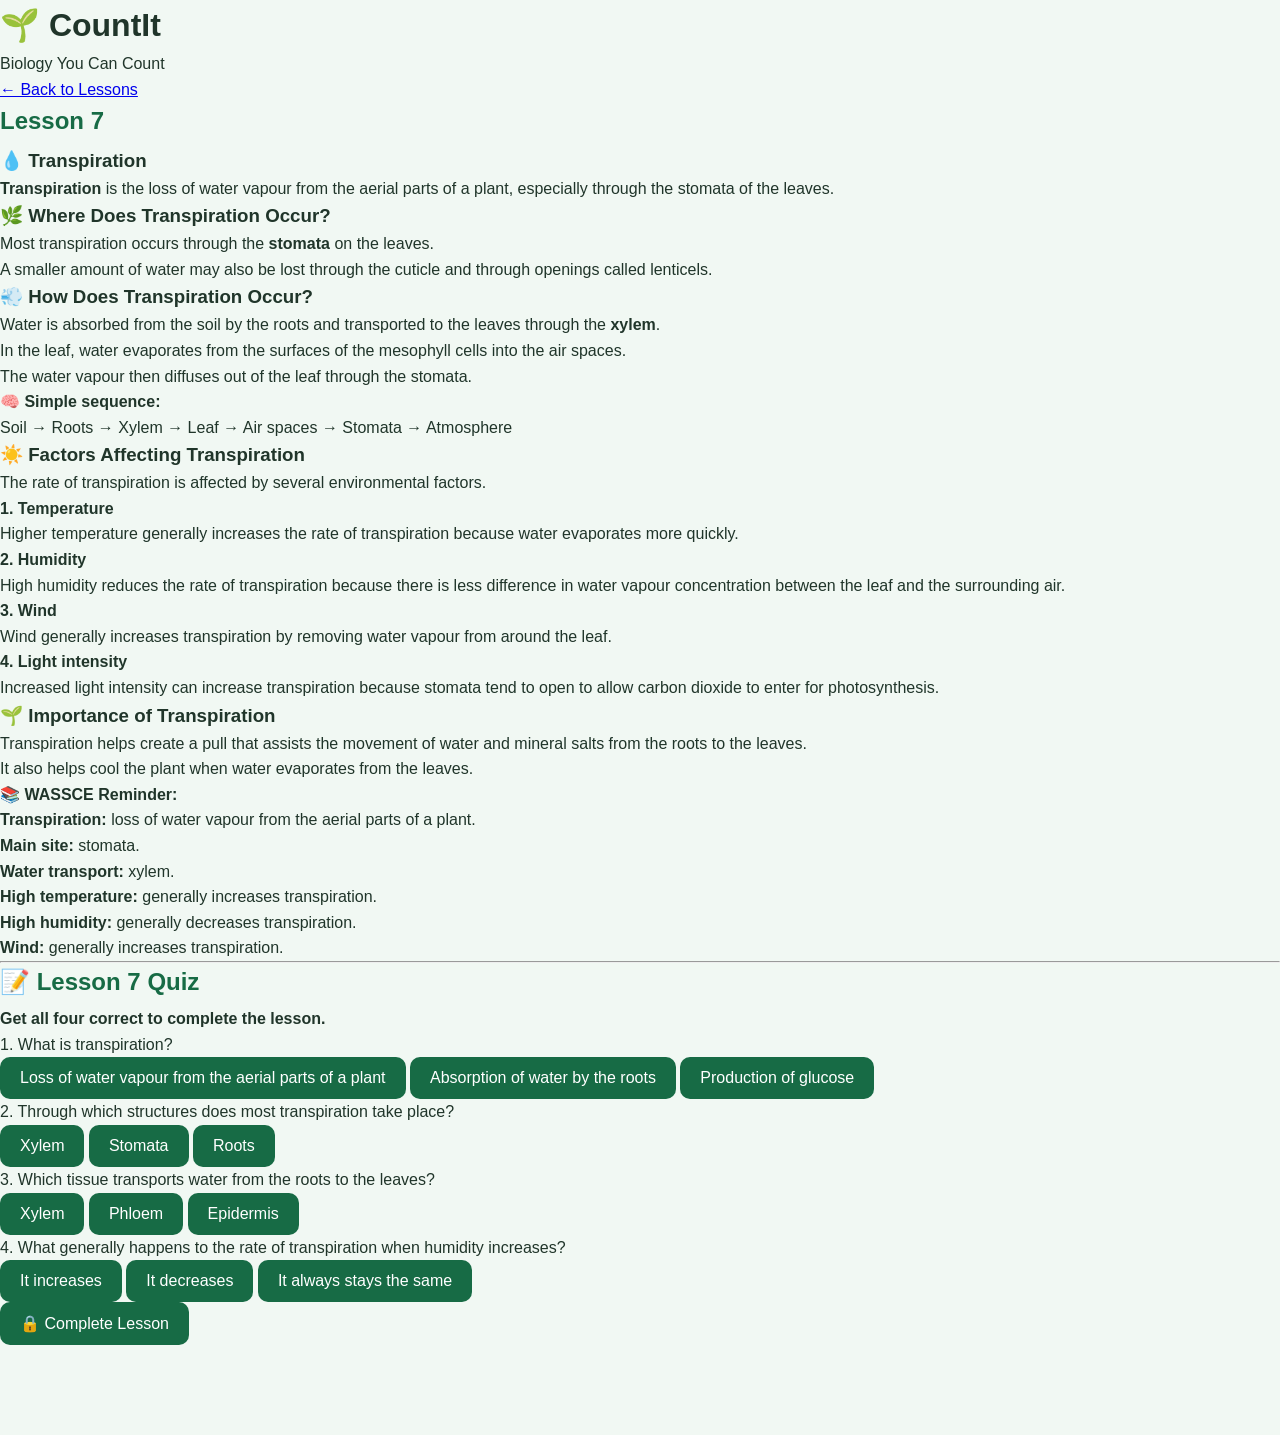
<file: lesson7.html>
<!DOCTYPE html>
<html lang="en">

<head>
  <meta charset="UTF-8">
  <meta name="viewport" content="width=device-width, initial-scale=1.0">

  <title>Lesson 7 | CountIt</title>

  <link rel="stylesheet" href="style.css">
</head>

<body>

  <header>
    <h1>🌱 CountIt</h1>
    <p>Biology You Can Count</p>
  </header>


  <main class="lesson">

    <a href="index.html" class="back-button">
      ← Back to Lessons
    </a>


    <h2>Lesson 7</h2>

    <h3>💧 Transpiration</h3>

    <p>
      <strong>Transpiration</strong> is the loss of water vapour
      from the aerial parts of a plant, especially through the
      stomata of the leaves.
    </p>


    <h3>🌿 Where Does Transpiration Occur?</h3>

    <p>
      Most transpiration occurs through the
      <strong>stomata</strong> on the leaves.
    </p>

    <p>
      A smaller amount of water may also be lost through the
      cuticle and through openings called lenticels.
    </p>


    <h3>💨 How Does Transpiration Occur?</h3>

    <p>
      Water is absorbed from the soil by the roots and transported
      to the leaves through the <strong>xylem</strong>.
    </p>

    <p>
      In the leaf, water evaporates from the surfaces of the
      mesophyll cells into the air spaces.
    </p>

    <p>
      The water vapour then diffuses out of the leaf through
      the stomata.
    </p>


    <div class="note">

      <strong>🧠 Simple sequence:</strong>

      <p>
        Soil → Roots → Xylem → Leaf → Air spaces → Stomata → Atmosphere
      </p>

    </div>


    <h3>☀️ Factors Affecting Transpiration</h3>

    <p>
      The rate of transpiration is affected by several
      environmental factors.
    </p>


    <p>
      <strong>1. Temperature</strong>
    </p>

    <p>
      Higher temperature generally increases the rate of
      transpiration because water evaporates more quickly.
    </p>


    <p>
      <strong>2. Humidity</strong>
    </p>

    <p>
      High humidity reduces the rate of transpiration because
      there is less difference in water vapour concentration
      between the leaf and the surrounding air.
    </p>


    <p>
      <strong>3. Wind</strong>
    </p>

    <p>
      Wind generally increases transpiration by removing
      water vapour from around the leaf.
    </p>


    <p>
      <strong>4. Light intensity</strong>
    </p>

    <p>
      Increased light intensity can increase transpiration because
      stomata tend to open to allow carbon dioxide to enter
      for photosynthesis.
    </p>


    <h3>🌱 Importance of Transpiration</h3>

    <p>
      Transpiration helps create a pull that assists the movement
      of water and mineral salts from the roots to the leaves.
    </p>

    <p>
      It also helps cool the plant when water evaporates from
      the leaves.
    </p>


    <div class="note">

      <strong>📚 WASSCE Reminder:</strong>

      <p>
        <strong>Transpiration:</strong>
        loss of water vapour from the aerial parts of a plant.
      </p>

      <p>
        <strong>Main site:</strong>
        stomata.
      </p>

      <p>
        <strong>Water transport:</strong>
        xylem.
      </p>

      <p>
        <strong>High temperature:</strong>
        generally increases transpiration.
      </p>

      <p>
        <strong>High humidity:</strong>
        generally decreases transpiration.
      </p>

      <p>
        <strong>Wind:</strong>
        generally increases transpiration.
      </p>

    </div>


    <hr>


    <h2>📝 Lesson 7 Quiz</h2>

    <p>
      <strong>Get all four correct to complete the lesson.</strong>
    </p>


    <!-- QUESTION 1 -->

    <div class="question">

      <p>
        1. What is transpiration?
      </p>

      <button id="q1WaterLoss">
        Loss of water vapour from the aerial parts of a plant
      </button>

      <button id="q1Absorption">
        Absorption of water by the roots
      </button>

      <button id="q1Glucose">
        Production of glucose
      </button>

    </div>


    <!-- QUESTION 2 -->

    <div class="question">

      <p>
        2. Through which structures does most transpiration
        take place?
      </p>

      <button id="q2Xylem">
        Xylem
      </button>

      <button id="q2Stomata">
        Stomata
      </button>

      <button id="q2Roots">
        Roots
      </button>

    </div>


    <!-- QUESTION 3 -->

    <div class="question">

      <p>
        3. Which tissue transports water from the roots
        to the leaves?
      </p>

      <button id="q3Xylem">
        Xylem
      </button>

      <button id="q3Phloem">
        Phloem
      </button>

      <button id="q3Epidermis">
        Epidermis
      </button>

    </div>


    <!-- QUESTION 4 -->

    <div class="question">

      <p>
        4. What generally happens to the rate of transpiration
        when humidity increases?
      </p>

      <button id="q4Increase">
        It increases
      </button>

      <button id="q4Decrease">
        It decreases
      </button>

      <button id="q4Same">
        It always stays the same
      </button>

    </div>


    <div id="result"></div>


    <button id="completeBtn" disabled>
      🔒 Complete Lesson
    </button>

  </main>


  <!-- COUNTIT APP -->

  <script src="app.js"></script>


  <script>

    let score = 0;
    let answered = 0;


    function checkQuizAnswer(button, correct) {

      if (button.disabled) {
        return;
      }

      button.disabled = true;

      answered++;


      if (correct) {

        button.style.backgroundColor = "green";
        button.style.color = "white";

        score++;

      } else {

        button.style.backgroundColor = "red";
        button.style.color = "white";

      }


      if (answered === 4) {

        const result =
          document.getElementById("result");


        if (score === 4) {

          result.innerHTML =
            "🎉 Perfect! You scored 4/4. " +
            "You can now complete Lesson 7!";

          document.getElementById("completeBtn")
            .disabled = false;

        } else {

          result.innerHTML =
            "You scored " + score +
            "/4. Review the lesson and try again.";

        }

      }

    }


    /* =========================
       QUESTION 1
    ========================= */

    document
      .getElementById("q1WaterLoss")
      .addEventListener("click", function() {

        checkQuizAnswer(this, true);

      });


    document
      .getElementById("q1Absorption")
      .addEventListener("click", function() {

        checkQuizAnswer(this, false);

      });


    document
      .getElementById("q1Glucose")
      .addEventListener("click", function() {

        checkQuizAnswer(this, false);

      });


    /* =========================
       QUESTION 2
    ========================= */

    document
      .getElementById("q2Xylem")
      .addEventListener("click", function() {

        checkQuizAnswer(this, false);

      });


    document
      .getElementById("q2Stomata")
      .addEventListener("click", function() {

        checkQuizAnswer(this, true);

      });


    document
      .getElementById("q2Roots")
      .addEventListener("click", function() {

        checkQuizAnswer(this, false);

      });


    /* =========================
       QUESTION 3
    ========================= */

    document
      .getElementById("q3Xylem")
      .addEventListener("click", function() {

        checkQuizAnswer(this, true);

      });


    document
      .getElementById("q3Phloem")
      .addEventListener("click", function() {

        checkQuizAnswer(this, false);

      });


    document
      .getElementById("q3Epidermis")
      .addEventListener("click", function() {

        checkQuizAnswer(this, false);

      });


    /* =========================
       QUESTION 4
    ========================= */

    document
      .getElementById("q4Increase")
      .addEventListener("click", function() {

        checkQuizAnswer(this, false);

      });


    document
      .getElementById("q4Decrease")
      .addEventListener("click", function() {

        checkQuizAnswer(this, true);

      });


    document
      .getElementById("q4Same")
      .addEventListener("click", function() {

        checkQuizAnswer(this, false);

      });


    /* =========================
       COMPLETE LESSON
    ========================= */

    document
      .getElementById("completeBtn")
      .addEventListener("click", function() {

        /*
          If Lesson 7 is already completed,
          continue directly to Lesson 8.
        */

        if (isLessonCompleted(7)) {

          window.location.href =
            "lesson8.html";

          return;

        }


        /*
          Add 10 Cells
        */

        const cells =
          addCells(10);


        /*
          Save Lesson 7 completion
        */

        completeLesson(7);


        /*
          Show completion message
        */

        document.getElementById("result").innerHTML =
          "🎉 Lesson 7 completed! " +
          "You earned 🧬 10 Cells! " +
          "Total Cells: " + cells;


        /*
          Change button to Lesson 8
        */

        const button =
          document.getElementById("completeBtn");


        button.innerHTML =
          "🔓 Continue to Lesson 8 →";


        button.disabled = false;


        /*
          Replace button to remove
          the old click listener.
        */

        const newButton =
          button.cloneNode(true);


        button.parentNode.replaceChild(
          newButton,
          button
        );


        newButton.addEventListener(
          "click",
          function() {

            window.location.href =
              "lesson8.html";

          }
        );

      });

  </script>

</body>

</html>
</file>
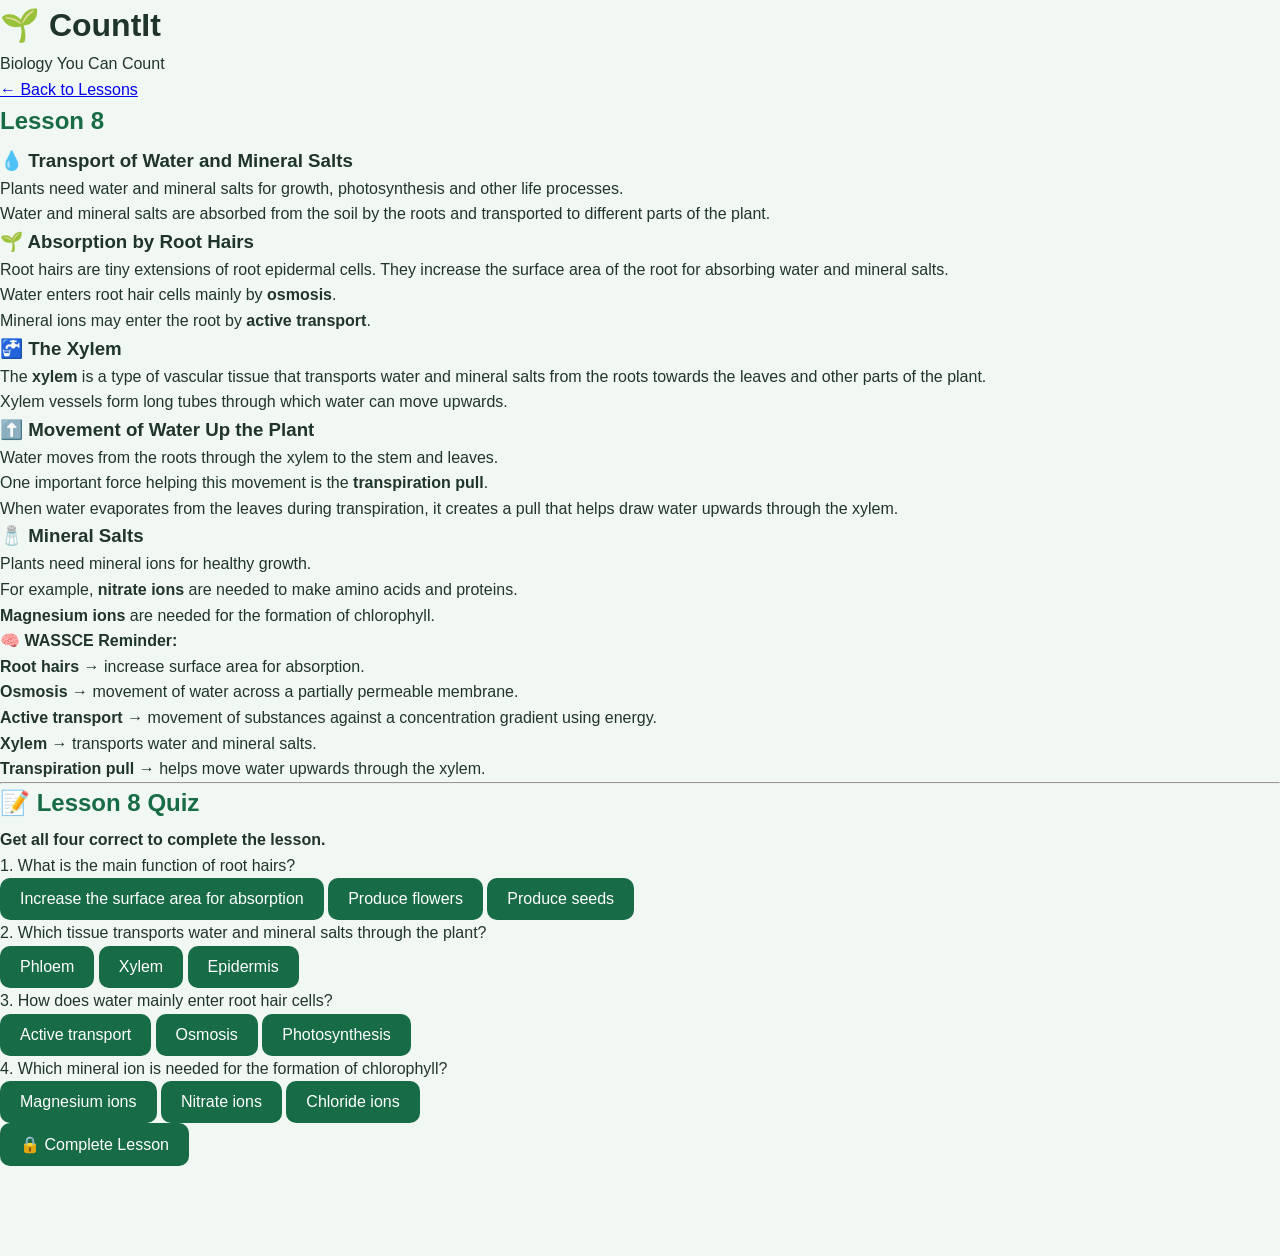
<file: lesson8.html>
<!DOCTYPE html>
<html lang="en">

<head>
  <meta charset="UTF-8">
  <meta name="viewport" content="width=device-width, initial-scale=1.0">

  <title>Lesson 8 | CountIt</title>

  <link rel="stylesheet" href="style.css">
</head>

<body>

  <header>
    <h1>🌱 CountIt</h1>
    <p>Biology You Can Count</p>
  </header>


  <main class="lesson">

    <a href="index.html" class="back-button">
      ← Back to Lessons
    </a>


    <h2>Lesson 8</h2>

    <h3>💧 Transport of Water and Mineral Salts</h3>

    <p>
      Plants need water and mineral salts for growth,
      photosynthesis and other life processes.
    </p>

    <p>
      Water and mineral salts are absorbed from the soil
      by the roots and transported to different parts of
      the plant.
    </p>


    <h3>🌱 Absorption by Root Hairs</h3>

    <p>
      Root hairs are tiny extensions of root epidermal cells.
      They increase the surface area of the root for absorbing
      water and mineral salts.
    </p>

    <p>
      Water enters root hair cells mainly by
      <strong>osmosis</strong>.
    </p>

    <p>
      Mineral ions may enter the root by
      <strong>active transport</strong>.
    </p>


    <h3>🚰 The Xylem</h3>

    <p>
      The <strong>xylem</strong> is a type of vascular tissue
      that transports water and mineral salts from the roots
      towards the leaves and other parts of the plant.
    </p>

    <p>
      Xylem vessels form long tubes through which water can
      move upwards.
    </p>


    <h3>⬆️ Movement of Water Up the Plant</h3>

    <p>
      Water moves from the roots through the xylem to the
      stem and leaves.
    </p>

    <p>
      One important force helping this movement is the
      <strong>transpiration pull</strong>.
    </p>

    <p>
      When water evaporates from the leaves during
      transpiration, it creates a pull that helps draw
      water upwards through the xylem.
    </p>


    <h3>🧂 Mineral Salts</h3>

    <p>
      Plants need mineral ions for healthy growth.
    </p>

    <p>
      For example, <strong>nitrate ions</strong> are needed
      to make amino acids and proteins.
    </p>

    <p>
      <strong>Magnesium ions</strong> are needed for the
      formation of chlorophyll.
    </p>


    <div class="note">

      <strong>🧠 WASSCE Reminder:</strong>

      <p>
        <strong>Root hairs →</strong>
        increase surface area for absorption.
      </p>

      <p>
        <strong>Osmosis →</strong>
        movement of water across a partially permeable membrane.
      </p>

      <p>
        <strong>Active transport →</strong>
        movement of substances against a concentration gradient
        using energy.
      </p>

      <p>
        <strong>Xylem →</strong>
        transports water and mineral salts.
      </p>

      <p>
        <strong>Transpiration pull →</strong>
        helps move water upwards through the xylem.
      </p>

    </div>


    <hr>


    <h2>📝 Lesson 8 Quiz</h2>

    <p>
      <strong>Get all four correct to complete the lesson.</strong>
    </p>


    <!-- QUESTION 1 -->

    <div class="question">

      <p>
        1. What is the main function of root hairs?
      </p>

      <button id="q1Surface">
        Increase the surface area for absorption
      </button>

      <button id="q1Flowers">
        Produce flowers
      </button>

      <button id="q1Seeds">
        Produce seeds
      </button>

    </div>


    <!-- QUESTION 2 -->

    <div class="question">

      <p>
        2. Which tissue transports water and mineral salts
        through the plant?
      </p>

      <button id="q2Phloem">
        Phloem
      </button>

      <button id="q2Xylem">
        Xylem
      </button>

      <button id="q2Epidermis">
        Epidermis
      </button>

    </div>


    <!-- QUESTION 3 -->

    <div class="question">

      <p>
        3. How does water mainly enter root hair cells?
      </p>

      <button id="q3Active">
        Active transport
      </button>

      <button id="q3Osmosis">
        Osmosis
      </button>

      <button id="q3Photosynthesis">
        Photosynthesis
      </button>

    </div>


    <!-- QUESTION 4 -->

    <div class="question">

      <p>
        4. Which mineral ion is needed for the formation
        of chlorophyll?
      </p>

      <button id="q4Magnesium">
        Magnesium ions
      </button>

      <button id="q4Nitrate">
        Nitrate ions
      </button>

      <button id="q4Chloride">
        Chloride ions
      </button>

    </div>


    <div id="result"></div>


    <button id="completeBtn" disabled>
      🔒 Complete Lesson
    </button>

  </main>


  <!-- COUNTIT APP -->

  <script src="app.js"></script>


  <script>

    let score = 0;
    let answered = 0;


    function checkQuizAnswer(button, correct) {

      if (button.disabled) {
        return;
      }

      button.disabled = true;

      answered++;


      if (correct) {

        button.style.backgroundColor = "green";
        button.style.color = "white";

        score++;

      } else {

        button.style.backgroundColor = "red";
        button.style.color = "white";

      }


      if (answered === 4) {

        const result =
          document.getElementById("result");


        if (score === 4) {

          result.innerHTML =
            "🎉 Perfect! You scored 4/4. " +
            "You can now complete Lesson 8!";

          document.getElementById("completeBtn")
            .disabled = false;

        } else {

          result.innerHTML =
            "You scored " + score +
            "/4. Review the lesson and try again.";

        }

      }

    }


    /* =========================
       QUESTION 1
    ========================= */

    document
      .getElementById("q1Surface")
      .addEventListener("click", function() {

        checkQuizAnswer(this, true);

      });


    document
      .getElementById("q1Flowers")
      .addEventListener("click", function() {

        checkQuizAnswer(this, false);

      });


    document
      .getElementById("q1Seeds")
      .addEventListener("click", function() {

        checkQuizAnswer(this, false);

      });


    /* =========================
       QUESTION 2
    ========================= */

    document
      .getElementById("q2Phloem")
      .addEventListener("click", function() {

        checkQuizAnswer(this, false);

      });


    document
      .getElementById("q2Xylem")
      .addEventListener("click", function() {

        checkQuizAnswer(this, true);

      });


    document
      .getElementById("q2Epidermis")
      .addEventListener("click", function() {

        checkQuizAnswer(this, false);

      });


    /* =========================
       QUESTION 3
    ========================= */

    document
      .getElementById("q3Active")
      .addEventListener("click", function() {

        checkQuizAnswer(this, false);

      });


    document
      .getElementById("q3Osmosis")
      .addEventListener("click", function() {

        checkQuizAnswer(this, true);

      });


    document
      .getElementById("q3Photosynthesis")
      .addEventListener("click", function() {

        checkQuizAnswer(this, false);

      });


    /* =========================
       QUESTION 4
    ========================= */

    document
      .getElementById("q4Magnesium")
      .addEventListener("click", function() {

        checkQuizAnswer(this, true);

      });


    document
      .getElementById("q4Nitrate")
      .addEventListener("click", function() {

        checkQuizAnswer(this, false);

      });


    document
      .getElementById("q4Chloride")
      .addEventListener("click", function() {

        checkQuizAnswer(this, false);

      });


    /* =========================
       COMPLETE LESSON
    ========================= */

    document
      .getElementById("completeBtn")
      .addEventListener("click", function() {

        /*
          If Lesson 8 is already completed,
          continue directly to Lesson 9.
        */

        if (isLessonCompleted(8)) {

          window.location.href =
            "lesson9.html";

          return;

        }


        /*
          Add 10 Cells
        */

        const cells =
          addCells(10);


        /*
          Save Lesson 8 completion
        */

        completeLesson(8);


        /*
          Show completion message
        */

        document.getElementById("result").innerHTML =
          "🎉 Lesson 8 completed! " +
          "You earned 🧬 10 Cells! " +
          "Total Cells: " + cells;


        /*
          Change button to Lesson 9
        */

        const button =
          document.getElementById("completeBtn");


        button.innerHTML =
          "🔓 Continue to Lesson 9 →";


        button.disabled = false;


        /*
          Replace button to remove
          the old click listener.
        */

        const newButton =
          button.cloneNode(true);


        button.parentNode.replaceChild(
          newButton,
          button
        );


        newButton.addEventListener(
          "click",
          function() {

            window.location.href =
              "lesson9.html";

          }
        );

      });

  </script>

</body>

</html>
</file>
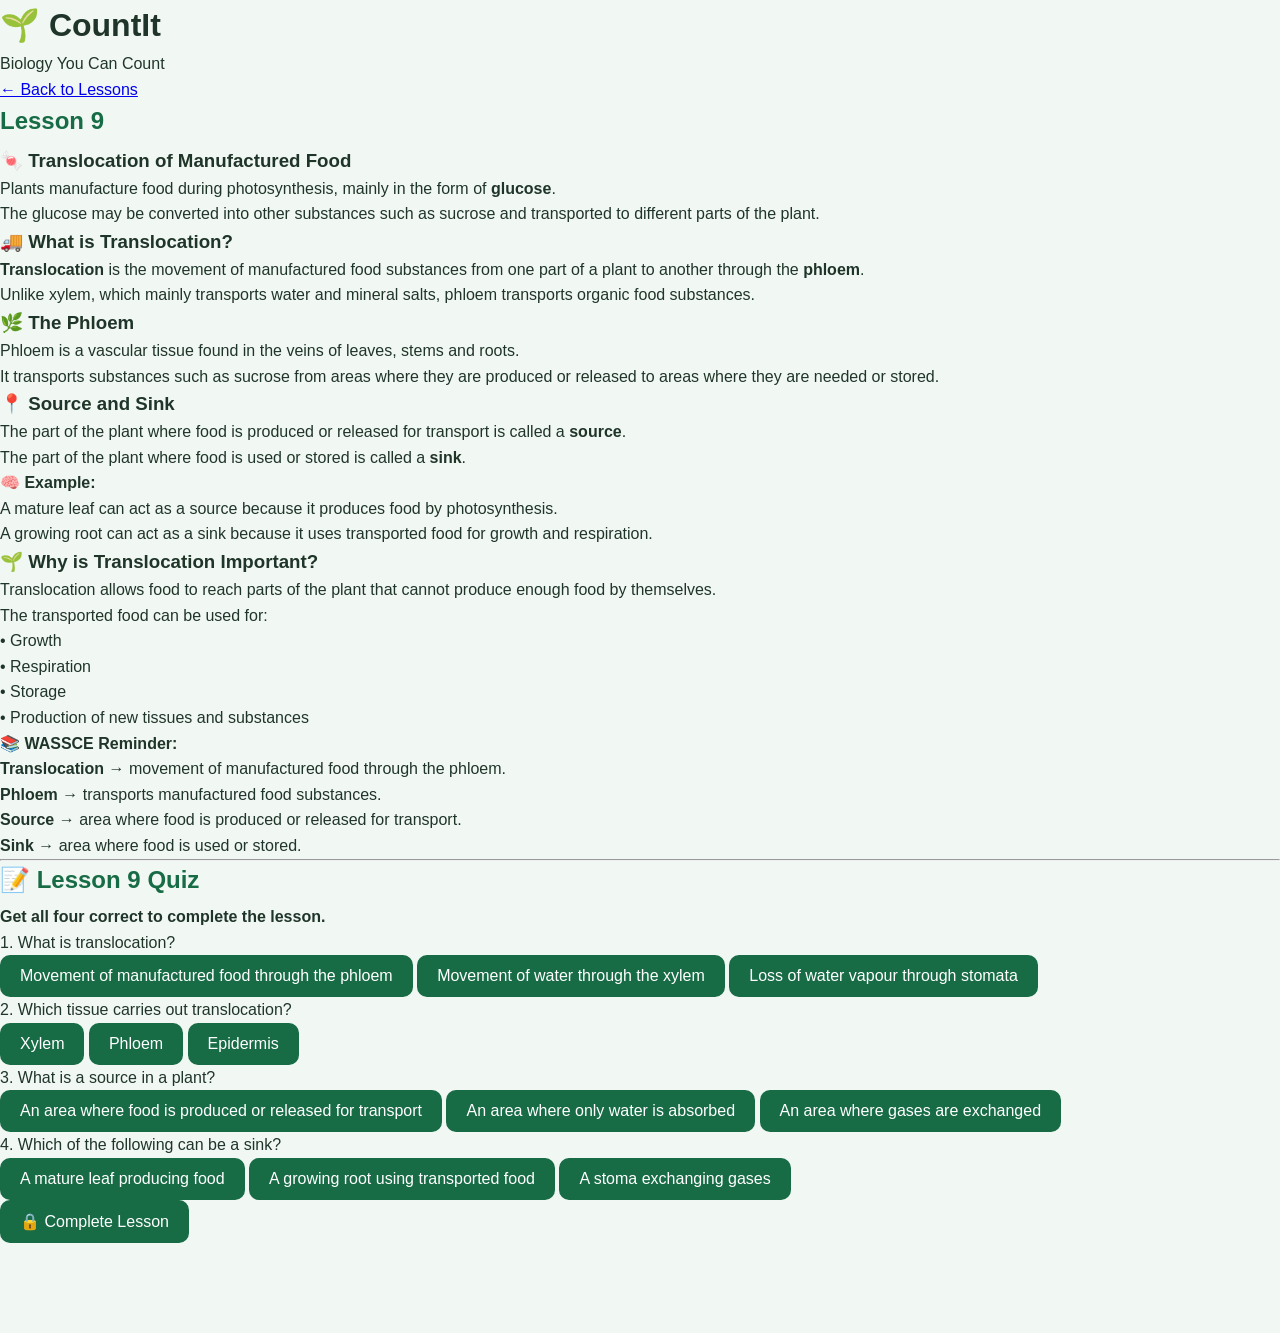
<file: lesson9.html>
<!DOCTYPE html>
<html lang="en">

<head>
  <meta charset="UTF-8">
  <meta name="viewport" content="width=device-width, initial-scale=1.0">

  <title>Lesson 9 | CountIt</title>

  <link rel="stylesheet" href="style.css">
</head>

<body>

  <header>
    <h1>🌱 CountIt</h1>
    <p>Biology You Can Count</p>
  </header>

  <main class="lesson">

    <a href="index.html" class="back-button">
      ← Back to Lessons
    </a>

    <h2>Lesson 9</h2>

    <h3>🍬 Translocation of Manufactured Food</h3>

    <p>
      Plants manufacture food during photosynthesis, mainly in
      the form of <strong>glucose</strong>.
    </p>

    <p>
      The glucose may be converted into other substances such as
      sucrose and transported to different parts of the plant.
    </p>

    <h3>🚚 What is Translocation?</h3>

    <p>
      <strong>Translocation</strong> is the movement of
      manufactured food substances from one part of a plant
      to another through the <strong>phloem</strong>.
    </p>

    <p>
      Unlike xylem, which mainly transports water and mineral
      salts, phloem transports organic food substances.
    </p>

    <h3>🌿 The Phloem</h3>

    <p>
      Phloem is a vascular tissue found in the veins of leaves,
      stems and roots.
    </p>

    <p>
      It transports substances such as sucrose from areas where
      they are produced or released to areas where they are
      needed or stored.
    </p>

    <h3>📍 Source and Sink</h3>

    <p>
      The part of the plant where food is produced or released
      for transport is called a <strong>source</strong>.
    </p>

    <p>
      The part of the plant where food is used or stored is
      called a <strong>sink</strong>.
    </p>

    <div class="note">

      <strong>🧠 Example:</strong>

      <p>
        A mature leaf can act as a source because it produces
        food by photosynthesis.
      </p>

      <p>
        A growing root can act as a sink because it uses
        transported food for growth and respiration.
      </p>

    </div>

    <h3>🌱 Why is Translocation Important?</h3>

    <p>
      Translocation allows food to reach parts of the plant
      that cannot produce enough food by themselves.
    </p>

    <p>
      The transported food can be used for:
    </p>

    <p>• Growth</p>
    <p>• Respiration</p>
    <p>• Storage</p>
    <p>• Production of new tissues and substances</p>

    <div class="note">

      <strong>📚 WASSCE Reminder:</strong>

      <p>
        <strong>Translocation →</strong>
        movement of manufactured food through the phloem.
      </p>

      <p>
        <strong>Phloem →</strong>
        transports manufactured food substances.
      </p>

      <p>
        <strong>Source →</strong>
        area where food is produced or released for transport.
      </p>

      <p>
        <strong>Sink →</strong>
        area where food is used or stored.
      </p>

    </div>

    <hr>

    <h2>📝 Lesson 9 Quiz</h2>

    <p>
      <strong>Get all four correct to complete the lesson.</strong>
    </p>

    <!-- QUESTION 1 -->

    <div class="question">

      <p>
        1. What is translocation?
      </p>

      <button id="q1Phloem">
        Movement of manufactured food through the phloem
      </button>

      <button id="q1Xylem">
        Movement of water through the xylem
      </button>

      <button id="q1Stomata">
        Loss of water vapour through stomata
      </button>

    </div>

    <!-- QUESTION 2 -->

    <div class="question">

      <p>
        2. Which tissue carries out translocation?
      </p>

      <button id="q2Xylem">
        Xylem
      </button>

      <button id="q2Phloem">
        Phloem
      </button>

      <button id="q2Epidermis">
        Epidermis
      </button>

    </div>

    <!-- QUESTION 3 -->

    <div class="question">

      <p>
        3. What is a source in a plant?
      </p>

      <button id="q3Source">
        An area where food is produced or released for transport
      </button>

      <button id="q3Water">
        An area where only water is absorbed
      </button>

      <button id="q3Gas">
        An area where gases are exchanged
      </button>

    </div>

    <!-- QUESTION 4 -->

    <div class="question">

      <p>
        4. Which of the following can be a sink?
      </p>

      <button id="q4Leaf">
        A mature leaf producing food
      </button>

      <button id="q4Root">
        A growing root using transported food
      </button>

      <button id="q4Stoma">
        A stoma exchanging gases
      </button>

    </div>

    <div id="result"></div>

    <button id="completeBtn" disabled>
      🔒 Complete Lesson
    </button>

  </main>


  <!-- COUNTIT APP -->

  <script src="app.js"></script>


  <script>

    let score = 0;
    let answered = 0;


    function checkQuizAnswer(button, correct) {

      if (button.disabled) {
        return;
      }

      button.disabled = true;

      answered++;


      if (correct) {

        button.style.backgroundColor = "green";
        button.style.color = "white";

        score++;

      } else {

        button.style.backgroundColor = "red";
        button.style.color = "white";

      }


      if (answered === 4) {

        const result =
          document.getElementById("result");


        if (score === 4) {

          result.innerHTML =
            "🎉 Perfect! You scored 4/4. " +
            "You can now complete Lesson 9!";

          document.getElementById("completeBtn")
            .disabled = false;

        } else {

          result.innerHTML =
            "You scored " + score +
            "/4. Review the lesson and try again.";

        }

      }

    }


    /*
      QUESTION 1
    */

    document.getElementById("q1Phloem")
      .addEventListener("click", function() {

        checkQuizAnswer(this, true);

      });


    document.getElementById("q1Xylem")
      .addEventListener("click", function() {

        checkQuizAnswer(this, false);

      });


    document.getElementById("q1Stomata")
      .addEventListener("click", function() {

        checkQuizAnswer(this, false);

      });


    /*
      QUESTION 2
    */

    document.getElementById("q2Xylem")
      .addEventListener("click", function() {

        checkQuizAnswer(this, false);

      });


    document.getElementById("q2Phloem")
      .addEventListener("click", function() {

        checkQuizAnswer(this, true);

      });


    document.getElementById("q2Epidermis")
      .addEventListener("click", function() {

        checkQuizAnswer(this, false);

      });


    /*
      QUESTION 3
    */

    document.getElementById("q3Source")
      .addEventListener("click", function() {

        checkQuizAnswer(this, true);

      });


    document.getElementById("q3Water")
      .addEventListener("click", function() {

        checkQuizAnswer(this, false);

      });


    document.getElementById("q3Gas")
      .addEventListener("click", function() {

        checkQuizAnswer(this, false);

      });


    /*
      QUESTION 4
    */

    document.getElementById("q4Leaf")
      .addEventListener("click", function() {

        checkQuizAnswer(this, false);

      });


    document.getElementById("q4Root")
      .addEventListener("click", function() {

        checkQuizAnswer(this, true);

      });


    document.getElementById("q4Stoma")
      .addEventListener("click", function() {

        checkQuizAnswer(this, false);

      });


    /*
      COMPLETE LESSON 9
    */

    const completeBtn =
      document.getElementById("completeBtn");


    completeBtn.addEventListener(
      "click",
      function() {

        /*
          If already completed,
          continue directly to Lesson 10.
        */

        if (isLessonCompleted(9)) {

          window.location.href =
            "lesson10.html";

          return;

        }


        /*
          Add 10 Cells
        */

        addCells(10);


        /*
          Save Lesson 9 completion
        */

        completeLesson(9);


        /*
          Show completion message
        */

        const totalCells = getCells();

        document.getElementById("result").innerHTML =
          "🎉 Lesson 9 completed! " +
          "You earned 🧬 10 Cells! " +
          "Total Cells: " + totalCells;


        /*
          Change button
        */

        completeBtn.innerHTML =
          "🔓 Continue to Lesson 10 →";


        /*
          Remove old listener by replacing button
        */

        const newButton =
          completeBtn.cloneNode(true);


        completeBtn.parentNode.replaceChild(
          newButton,
          completeBtn
        );


        /*
          Continue to Lesson 10
        */

        newButton.addEventListener(
          "click",
          function() {

            window.location.href =
              "lesson10.html";

          }
        );

      }
    );

  </script>

</body>

</html>
</file>
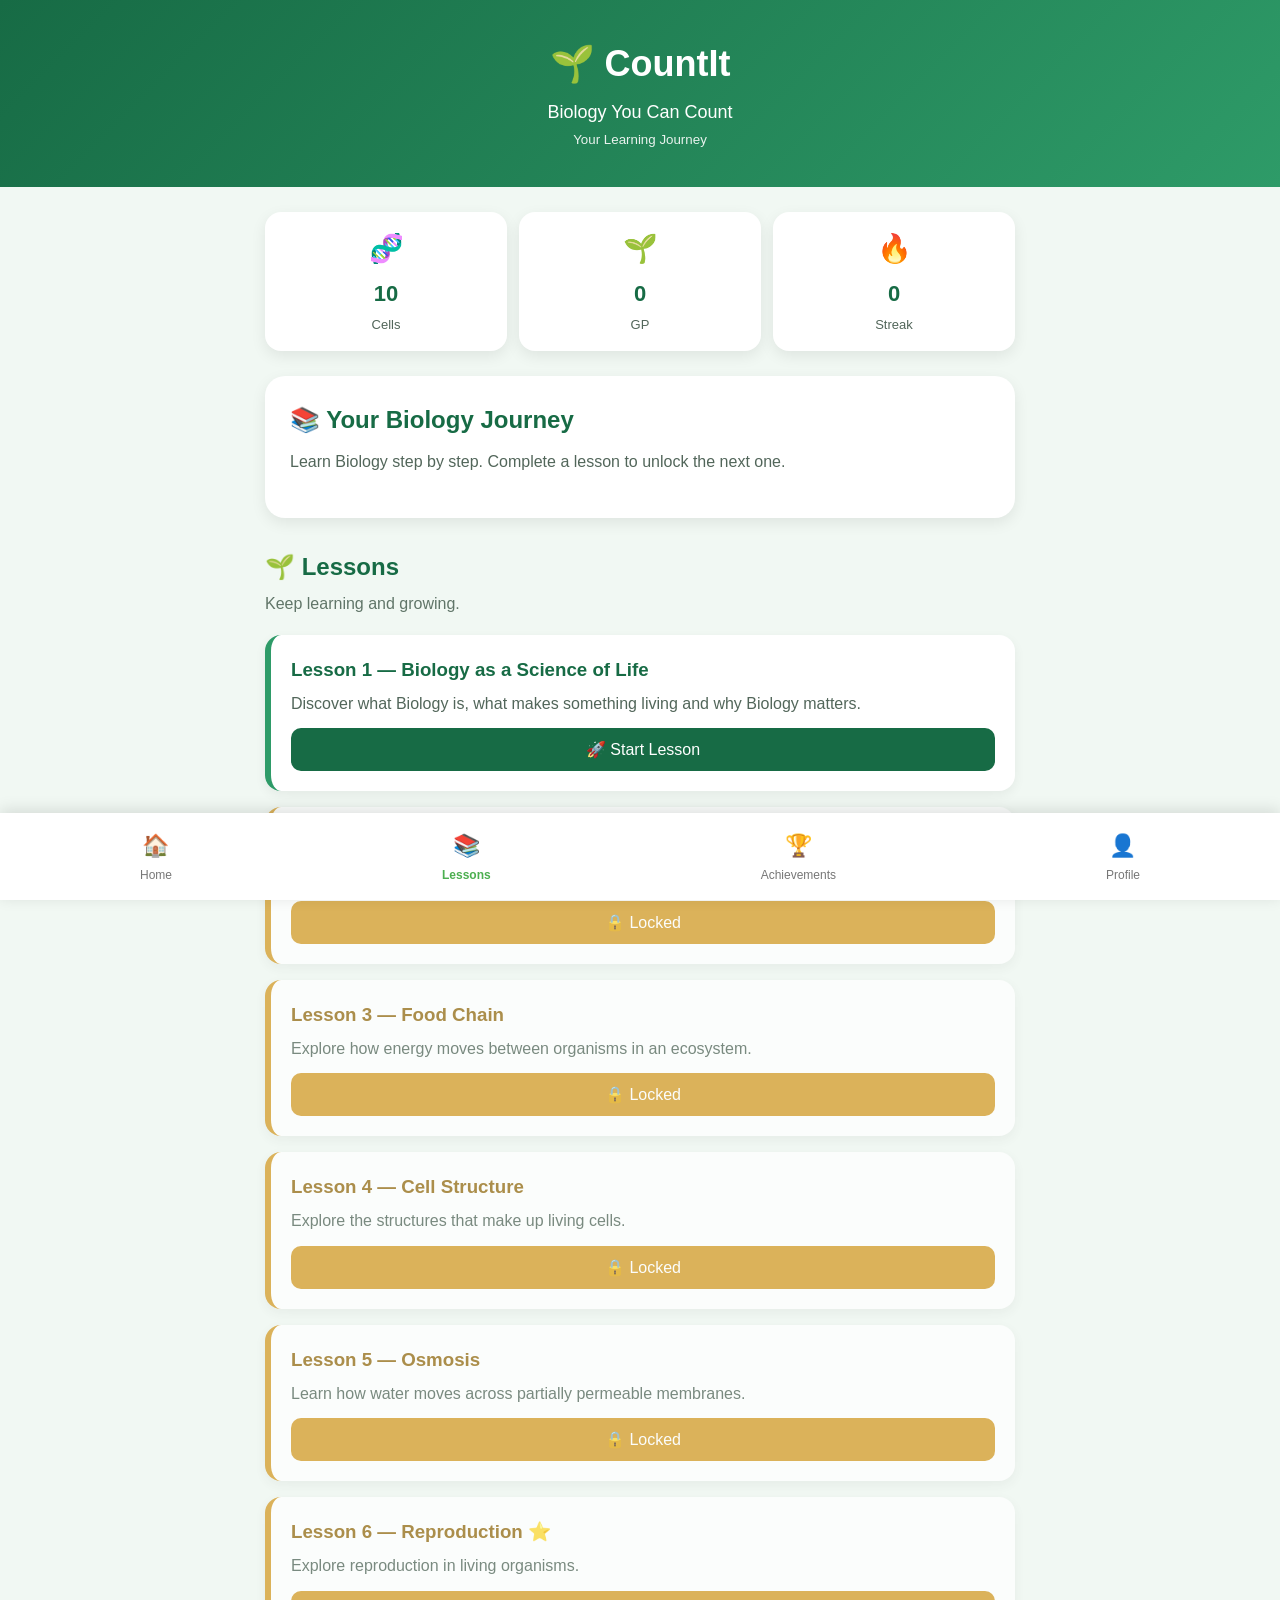
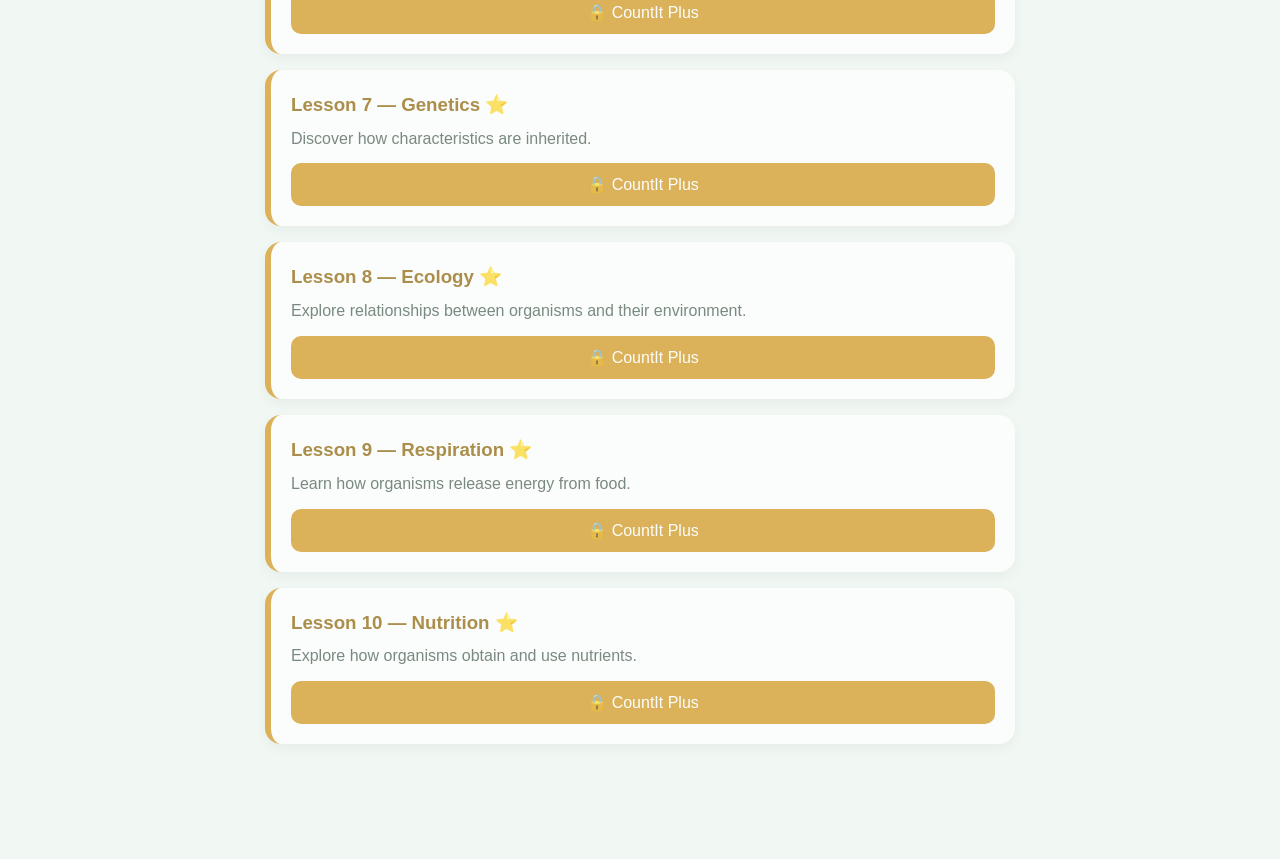
<file: lessons.html>
<!DOCTYPE html>
<html lang="en">

<head>

  <meta charset="UTF-8">

  <meta
    name="viewport"
    content="width=device-width, initial-scale=1.0">

  <title>Lessons | CountIt</title>

  <link rel="stylesheet" href="style.css">

</head>


<body>


<!-- =========================
     HEADER
========================= -->

<header class="app-header">

  <h1>🌱 CountIt</h1>

  <p>Biology You Can Count</p>

  <small>Your Learning Journey</small>

</header>


<main class="container">


  <!-- =========================
       STATS
  ========================= -->

  <section class="lesson-stats">


    <div class="lesson-stat">

      <span>🧬</span>

      <strong id="cells">
        10
      </strong>

      <p>Cells</p>

    </div>


    <div class="lesson-stat">

      <span>🌱</span>

      <strong id="gp">
        0
      </strong>

      <p>GP</p>

    </div>


    <div class="lesson-stat">

      <span>🔥</span>

      <strong id="streak">
        0
      </strong>

      <p>Streak</p>

    </div>


  </section>


  <!-- =========================
       PAGE INTRO
  ========================= -->

  <section class="welcome-card">

    <h2>
      📚 Your Biology Journey
    </h2>

    <p>
      Learn Biology step by step.
      Complete a lesson to unlock the next one.
    </p>

  </section>


  <!-- =========================
       LESSON LIST
  ========================= -->

  <section>

    <h2>
      🌱 Lessons
    </h2>

    <p class="section-description">
      Keep learning and growing.
    </p>


    <div class="lesson-list">


      <!-- LESSON 1 -->

      <div
        class="lesson-card"
        id="lesson1Card">

        <h3>
          Lesson 1 — Biology as a Science of Life
        </h3>

        <p>
          Discover what Biology is, what makes
          something living and why Biology matters.
        </p>

        <button
          type="button"
          id="lesson1Button"
          onclick="openLesson1()">

          🚀 Start Lesson

        </button>

      </div>


      <!-- LESSON 2 -->

      <div
        class="lesson-card locked"
        id="lesson2Card">

        <h3>
          Lesson 2 — Photosynthesis
        </h3>

        <p>
          Discover how green plants make food
          using light energy.
        </p>

        <button
          type="button"
          id="lesson2Button"
          onclick="openLesson2()">

          🔒 Locked

        </button>

      </div>


      <!-- LESSON 3 -->

      <div
        class="lesson-card locked"
        id="lesson3Card">

        <h3>
          Lesson 3 — Food Chain
        </h3>

        <p>
          Explore how energy moves between
          organisms in an ecosystem.
        </p>

        <button
          type="button"
          id="lesson3Button"
          onclick="openLesson3()">

          🔒 Locked

        </button>

      </div>


      <!-- LESSON 4 -->

      <div
        class="lesson-card locked"
        id="lesson4Card">

        <h3>
          Lesson 4 — Cell Structure
        </h3>

        <p>
          Explore the structures that make up
          living cells.
        </p>

        <button
          type="button"
          id="lesson4Button"
          onclick="openLesson4()">

          🔒 Locked

        </button>

      </div>


      <!-- LESSON 5 -->

      <div
        class="lesson-card locked"
        id="lesson5Card">

        <h3>
          Lesson 5 — Osmosis
        </h3>

        <p>
          Learn how water moves across
          partially permeable membranes.
        </p>

        <button
          type="button"
          id="lesson5Button"
          onclick="openLesson5()">

          🔒 Locked

        </button>

      </div>


      <!-- LESSON 6 -->

      <div class="lesson-card locked">

        <h3>
          Lesson 6 — Reproduction ⭐
        </h3>

        <p>
          Explore reproduction in living organisms.
        </p>

        <button
          type="button"
          disabled>

          🔒 CountIt Plus

        </button>

      </div>


      <!-- LESSON 7 -->

      <div class="lesson-card locked">

        <h3>
          Lesson 7 — Genetics ⭐
        </h3>

        <p>
          Discover how characteristics are inherited.
        </p>

        <button
          type="button"
          disabled>

          🔒 CountIt Plus

        </button>

      </div>


      <!-- LESSON 8 -->

      <div class="lesson-card locked">

        <h3>
          Lesson 8 — Ecology ⭐
        </h3>

        <p>
          Explore relationships between organisms
          and their environment.
        </p>

        <button
          type="button"
          disabled>

          🔒 CountIt Plus

        </button>

      </div>


      <!-- LESSON 9 -->

      <div class="lesson-card locked">

        <h3>
          Lesson 9 — Respiration ⭐
        </h3>

        <p>
          Learn how organisms release energy
          from food.
        </p>

        <button
          type="button"
          disabled>

          🔒 CountIt Plus

        </button>

      </div>


      <!-- LESSON 10 -->

      <div class="lesson-card locked">

        <h3>
          Lesson 10 — Nutrition ⭐
        </h3>

        <p>
          Explore how organisms obtain and use
          nutrients.
        </p>

        <button
          type="button"
          disabled>

          🔒 CountIt Plus

        </button>

      </div>


    </div>

  </section>


</main>


<!-- =========================
     BOTTOM NAV
========================= -->

<nav class="bottom-nav">


  <a
    href="index.html"
    class="nav-item">

    <span>🏠</span>

    Home

  </a>


  <a
    href="lessons.html"
    class="nav-item active">

    <span>📚</span>

    Lessons

  </a>


  <a
    href="achievements.html"
    class="nav-item">

    <span>🏆</span>

    Achievements

  </a>


  <a
    href="profile.html"
    class="nav-item">

    <span>👤</span>

    Profile

  </a>


</nav>


<!-- =========================
     JAVASCRIPT
========================= -->

<script>


/* =========================
   GET DATA
========================= */

function getCells() {

  return Number(
    localStorage.getItem("cells")
  ) || 0;

}


function getGP() {

  return Number(
    localStorage.getItem("gp")
  ) || 0;

}


function getStreak() {

  return Number(
    localStorage.getItem("streak")
  ) || 0;

}


/* =========================
   CHECK COMPLETION
========================= */

function isCompleted(lesson) {

  return (
    localStorage.getItem(
      "lesson" +
      lesson +
      "Completed"
    ) === "true"
  );

}


/* =========================
   UPDATE STATS
========================= */

function updateStats() {

  document.getElementById(
    "cells"
  ).textContent =
    getCells();


  document.getElementById(
    "gp"
  ).textContent =
    getGP();


  document.getElementById(
    "streak"
  ).textContent =
    getStreak();

}


/* =========================
   OPEN LESSONS
========================= */

function openLesson1() {

  window.location.href =
    "lesson1.html";

}


function openLesson2() {

  if (
    isCompleted(1)
  ) {

    window.location.href =
      "lesson2.html";

  } else {

    alert(
      "🔒 Complete Lesson 1 first."
    );

  }

}


function openLesson3() {

  if (
    isCompleted(2)
  ) {

    window.location.href =
      "lesson3.html";

  } else {

    alert(
      "🔒 Complete Lesson 2 first."
    );

  }

}


function openLesson4() {

  if (
    isCompleted(3)
  ) {

    window.location.href =
      "lesson4.html";

  } else {

    alert(
      "🔒 Complete Lesson 3 first."
    );

  }

}


function openLesson5() {

  if (
    isCompleted(4)
  ) {

    window.location.href =
      "lesson5.html";

  } else {

    alert(
      "🔒 Complete Lesson 4 first."
    );

  }

}


/* =========================
   UNLOCK LESSONS
========================= */

function updateLessons() {


  /* LESSON 1 */

  if (
    isCompleted(1)
  ) {

    document
      .getElementById(
        "lesson1Card"
      )
      .classList.add(
        "completed"
      );


    document.getElementById(
      "lesson1Button"
    ).textContent =
      "✅ Completed";

  }


  /* LESSON 2 */

  if (
    isCompleted(1)
  ) {

    var card2 =
      document.getElementById(
        "lesson2Card"
      );


    var button2 =
      document.getElementById(
        "lesson2Button"
      );


    card2.classList.remove(
      "locked"
    );


    button2.textContent =
      isCompleted(2)
        ? "✅ Completed"
        : "🚀 Start Lesson";

  }


  /* LESSON 3 */

  if (
    isCompleted(2)
  ) {

    var card3 =
      document.getElementById(
        "lesson3Card"
      );


    var button3 =
      document.getElementById(
        "lesson3Button"
      );


    card3.classList.remove(
      "locked"
    );


    button3.textContent =
      isCompleted(3)
        ? "✅ Completed"
        : "🚀 Start Lesson";

  }


  /* LESSON 4 */

  if (
    isCompleted(3)
  ) {

    var card4 =
      document.getElementById(
        "lesson4Card"
      );


    var button4 =
      document.getElementById(
        "lesson4Button"
      );


    card4.classList.remove(
      "locked"
    );


    button4.textContent =
      isCompleted(4)
        ? "✅ Completed"
        : "🚀 Start Lesson";

  }


  /* LESSON 5 */

  if (
    isCompleted(4)
  ) {

    var card5 =
      document.getElementById(
        "lesson5Card"
      );


    var button5 =
      document.getElementById(
        "lesson5Button"
      );


    card5.classList.remove(
      "locked"
    );


    button5.textContent =
      isCompleted(5)
        ? "✅ Completed"
        : "🚀 Start Lesson";

  }

}


/* =========================
   START
========================= */

updateStats();

updateLessons();


</script>


</body>

</html>
</file>
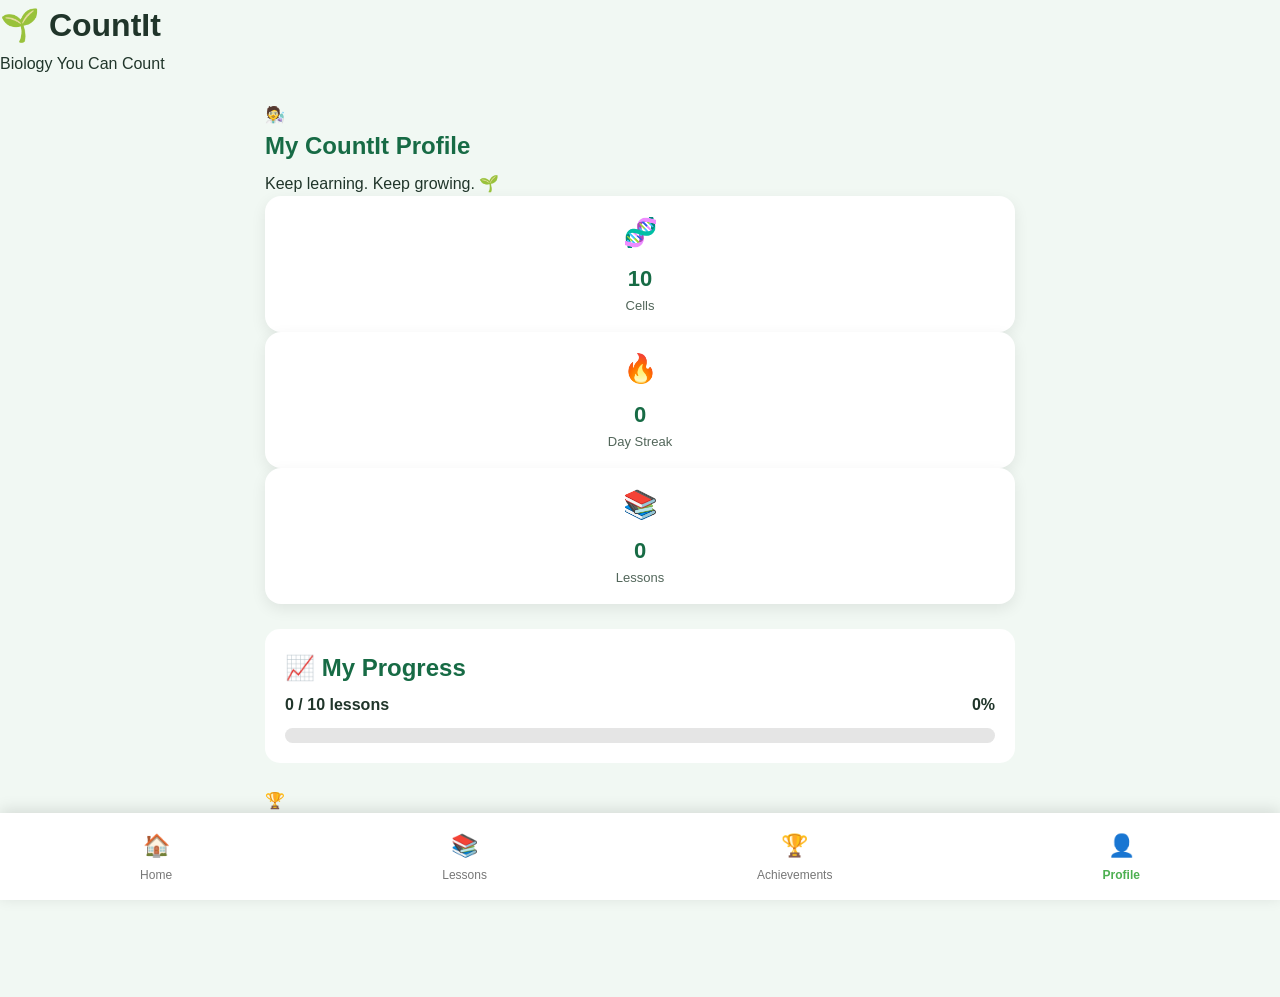
<file: profile.html>
<!DOCTYPE html>
<html lang="en">

<head>

  <meta charset="UTF-8">

  <meta
    name="viewport"
    content="width=device-width, initial-scale=1.0">

  <title>Profile | CountIt</title>

  <link rel="stylesheet" href="style.css">

</head>


<body>

  <header>

    <h1>🌱 CountIt</h1>

    <p>Biology You Can Count</p>

  </header>


  <main class="container">

    <div class="profile-header">

      <div class="profile-icon">
        🧑‍🔬
      </div>

      <h2>My CountIt Profile</h2>

      <p>
        Keep learning. Keep growing. 🌱
      </p>

    </div>


    <section class="profile-stats">

      <div class="stat">

        <span>🧬</span>

        <strong id="profileCells">0</strong>

        <p>Cells</p>

      </div>


      <div class="stat">

        <span>🔥</span>

        <strong id="profileStreak">0</strong>

        <p>Day Streak</p>

      </div>


      <div class="stat">

        <span>📚</span>

        <strong id="profileLessons">0</strong>

        <p>Lessons</p>

      </div>

    </section>


    <section class="progress-section">

      <h2>📈 My Progress</h2>

      <div class="progress-info">

        <span id="profileProgressText">
          0 / 10 lessons
        </span>

        <span id="profileProgressPercent">
          0%
        </span>

      </div>


      <div class="progress-bar">

        <div
          id="profileProgressFill"
          class="progress-fill">
        </div>

      </div>

    </section>


    <section class="completion-box">

      <div class="celebration-icon">
        🏆
      </div>

      <h2>CountIt Master</h2>

      <p id="masterStatus">
        Keep completing lessons to unlock this achievement.
      </p>

    </section>


  </main>


  <!-- BOTTOM NAVIGATION -->

  <nav class="bottom-nav">

    <a
      href="index.html"
      class="nav-item">

      <span>🏠</span>
      Home

    </a>


    <a
      href="lessons.html"
      class="nav-item">

      <span>📚</span>
      Lessons

    </a>


    <a
      href="achievements.html"
      class="nav-item">

      <span>🏆</span>
      Achievements

    </a>


    <a
      href="profile.html"
      class="nav-item active">

      <span>👤</span>
      Profile

    </a>

  </nav>


  <script>

    /*
      Get saved Cells
    */

    const cells =
      Number(localStorage.getItem("cells")) || 0;


    /*
      Get saved streak
    */

    const streak =
      Number(localStorage.getItem("streak")) || 0;


    /*
      Count completed lessons
    */

    let completedLessons = 0;


    for (let i = 1; i <= 10; i++) {

      if (
        localStorage.getItem(
          "lesson" + i + "Completed"
        ) === "true"
      ) {

        completedLessons++;

      }

    }


    /*
      Calculate progress
    */

    const progress =
      Math.round(
        (completedLessons / 10) * 100
      );


    /*
      Display profile information
    */

    document.getElementById(
      "profileCells"
    ).textContent = cells;


    document.getElementById(
      "profileStreak"
    ).textContent = streak;


    document.getElementById(
      "profileLessons"
    ).textContent = completedLessons;


    document.getElementById(
      "profileProgressText"
    ).textContent =
      completedLessons + " / 10 lessons";


    document.getElementById(
      "profileProgressPercent"
    ).textContent =
      progress + "%";


    document.getElementById(
      "profileProgressFill"
    ).style.width =
      progress + "%";


    /*
      CountIt Master
    */

    if (completedLessons >= 10) {

      document.getElementById(
        "masterStatus"
      ).innerHTML =
        "🎉 You completed all 10 lessons!<br><br>" +
        "<strong>CountIt Master unlocked!</strong>";

    }

  </script>

</body>

</html>
</file>
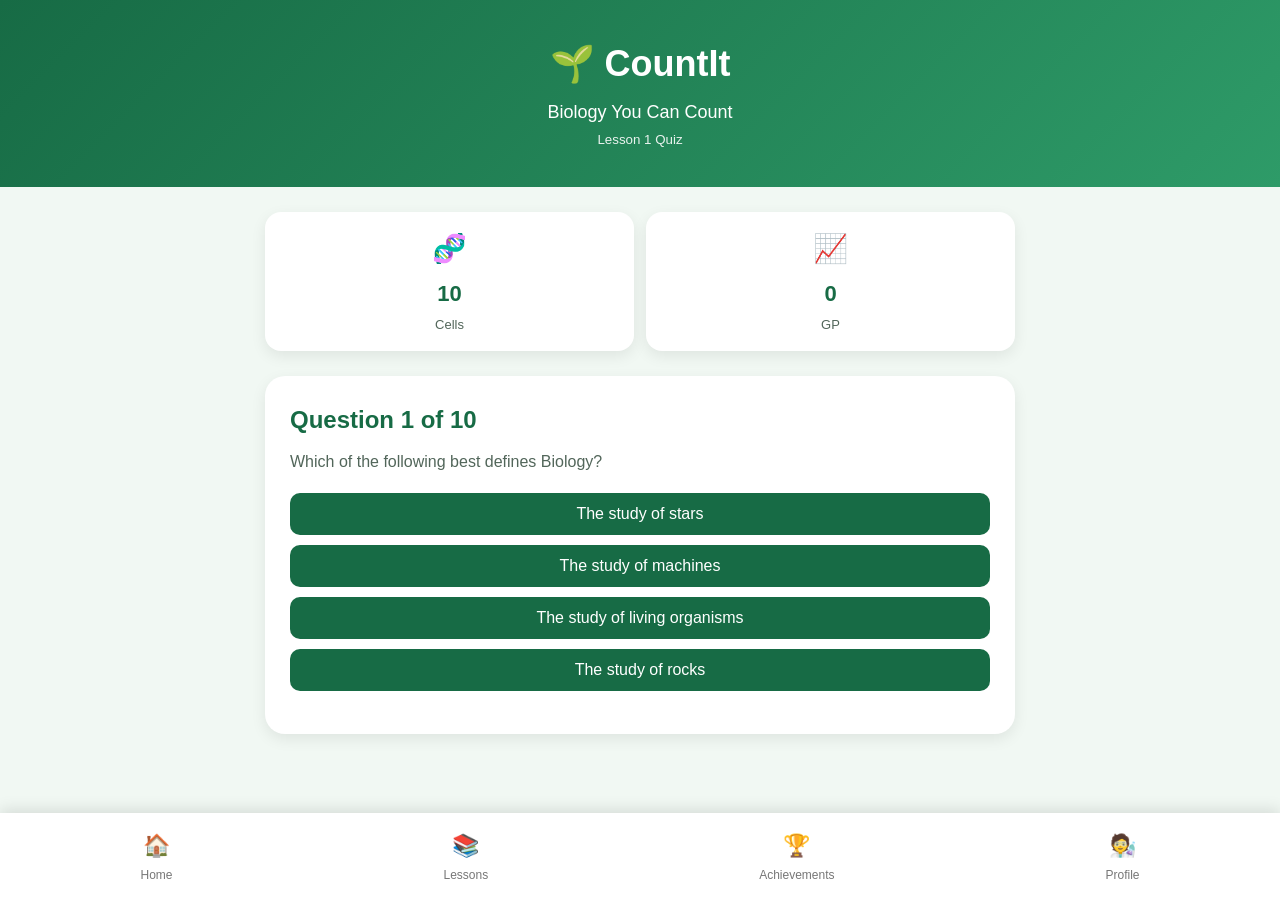
<file: quiz.html>
<!DOCTYPE html>
<html lang="en">

<head>

  <meta charset="UTF-8">

  <meta
    name="viewport"
    content="width=device-width, initial-scale=1.0">

  <title>CountIt Quiz</title>

  <link rel="stylesheet" href="style.css">

</head>


<body>


  <!-- HEADER -->

  <header class="app-header">

    <h1>🌱 CountIt</h1>

    <p>Biology You Can Count</p>

    <small id="quizTitle">
      Lesson Quiz
    </small>

  </header>



  <!-- MAIN -->

  <main class="container">


    <!-- STATS -->

    <section class="lesson-stats">

      <div class="lesson-stat">

        <span>🧬</span>

        <strong id="quizCells">
          0
        </strong>

        <p>Cells</p>

      </div>


      <div class="lesson-stat">

        <span>📈</span>

        <strong id="quizGP">
          0
        </strong>

        <p>GP</p>

      </div>

    </section>



    <!-- QUIZ -->

    <section
      class="welcome-card"
      id="quizBox"
    >

      <h2 id="questionNumber">
        Question 1
      </h2>

      <p id="questionText">
        Loading question...
      </p>


      <div id="answers"></div>


      <p
        id="feedback"
        style="
          margin-top: 15px;
          font-weight: bold;
        "
      ></p>


      <button
        id="nextButton"
        style="
          display: none;
          margin-top: 15px;
        "
      >
        Next Question
      </button>

    </section>



    <!-- RESULT -->

    <section
      id="resultBox"
      class="welcome-card"
      style="display: none;"
    >

      <h2>
        🎉 Quiz Complete!
      </h2>

      <p id="resultText"></p>

      <button id="nextLessonButton">
        Continue
      </button>

    </section>


  </main>



  <!-- BOTTOM NAV -->

  <nav class="bottom-nav">

    <a
      href="index.html"
      class="nav-item"
    >
      <span>🏠</span>
      Home
    </a>


    <a
      href="lessons.html"
      class="nav-item"
    >
      <span>📚</span>
      Lessons
    </a>


    <a
      href="achievements.html"
      class="nav-item"
    >
      <span>🏆</span>
      Achievements
    </a>


    <a
      href="profile.html"
      class="nav-item"
    >
      <span>🧑‍🔬</span>
      Profile
    </a>

  </nav>



<script>


/* =================================
   GET LESSON NUMBER
================================= */

const urlParams =
  new URLSearchParams(window.location.search);

const lessonNumber =
  Number(urlParams.get("lesson")) || 1;



/* =================================
   LESSON DATA
================================= */

const lessonData = {


  /* =================================
     LESSON 1
  ================================= */

  1: {

    title: "Lesson 1 Quiz",

    questions: [

      {
        question:
          "Which of the following best defines Biology?",

        answers: [
          "The study of living organisms",
          "The study of rocks",
          "The study of stars",
          "The study of machines"
        ],

        correct:
          "The study of living organisms"
      },


      {
        question:
          "Which characteristic allows living organisms to produce offspring?",

        answers: [
          "Reproduction",
          "Respiration",
          "Excretion",
          "Nutrition"
        ],

        correct:
          "Reproduction"
      },


      {
        question:
          "Which of these is a living organism?",

        answers: [
          "A tree",
          "A stone",
          "A chair",
          "A book"
        ],

        correct:
          "A tree"
      },


      {
        question:
          "Which characteristic of living organisms refers to the release of energy from food?",

        answers: [
          "Respiration",
          "Growth",
          "Sensitivity",
          "Reproduction"
        ],

        correct:
          "Respiration"
      },


      {
        question:
          "Which characteristic of living organisms is shown when a plant bends towards light?",

        answers: [
          "Sensitivity",
          "Excretion",
          "Nutrition",
          "Reproduction"
        ],

        correct:
          "Sensitivity"
      },


      {
        question:
          "Which process involves the removal of metabolic waste from an organism?",

        answers: [
          "Excretion",
          "Nutrition",
          "Growth",
          "Reproduction"
        ],

        correct:
          "Excretion"
      },


      {
        question:
          "Which process allows an organism to obtain or make food for energy and growth?",

        answers: [
          "Nutrition",
          "Excretion",
          "Sensitivity",
          "Respiration"
        ],

        correct:
          "Nutrition"
      },


      {
        question:
          "Which of the following is an example of growth in a living organism?",

        answers: [
          "A seedling becoming a larger plant",
          "A stone becoming wet",
          "A chair becoming dusty",
          "Water changing into ice"
        ],

        correct:
          "A seedling becoming a larger plant"
      },


      {
        question:
          "Which characteristic allows an organism to respond to changes in its surroundings?",

        answers: [
          "Sensitivity",
          "Nutrition",
          "Excretion",
          "Growth"
        ],

        correct:
          "Sensitivity"
      },


      {
        question:
          "Which statement best distinguishes living things from non-living things?",

        answers: [
          "Living things carry out life processes",
          "Living things are always green",
          "Living things are always able to move from place to place",
          "Living things are always visible to the naked eye"
        ],

        correct:
          "Living things carry out life processes"
      }

    ]

  },



  /* =================================
     LESSON 2
  ================================= */

  2: {

    title: "Lesson 2 Quiz",

    questions: [

      {
        question:
          "What is photosynthesis?",

        answers: [
          "The process by which green plants make food",
          "The process of digestion in animals",
          "The movement of water through soil",
          "The breakdown of rocks"
        ],

        correct:
          "The process by which green plants make food"
      },


      {
        question:
          "Which substance is required from the atmosphere for photosynthesis?",

        answers: [
          "Carbon dioxide",
          "Oxygen",
          "Nitrogen",
          "Hydrogen"
        ],

        correct:
          "Carbon dioxide"
      },


      {
        question:
          "Which pigment absorbs light energy for photosynthesis?",

        answers: [
          "Chlorophyll",
          "Haemoglobin",
          "Melanin",
          "Keratin"
        ],

        correct:
          "Chlorophyll"
      }

    ]

  },



  /* =================================
     LESSON 3
  ================================= */

  3: {

    title: "Lesson 3 Quiz",

    questions: [

      {
        question:
          "What is a food chain?",

        answers: [
          "A sequence showing how energy passes between organisms",
          "A list of all animals in an area",
          "A group of plants growing together",
          "A method of preparing food"
        ],

        correct:
          "A sequence showing how energy passes between organisms"
      },


      {
        question:
          "Which organism is usually the producer in a food chain?",

        answers: [
          "Green plant",
          "Frog",
          "Snake",
          "Hawk"
        ],

        correct:
          "Green plant"
      },


      {
        question:
          "Which organisms break down dead organic matter?",

        answers: [
          "Decomposers",
          "Producers",
          "Primary consumers",
          "Tertiary consumers"
        ],

        correct:
          "Decomposers"
      }

    ]

  },



  /* =================================
     LESSON 4
  ================================= */

  4: {

    title: "Lesson 4 Quiz",

    questions: [

      {
        question:
          "What is the basic structural and functional unit of life?",

        answers: [
          "Cell",
          "Tissue",
          "Organ",
          "Organ system"
        ],

        correct:
          "Cell"
      },


      {
        question:
          "Which structure controls many activities of the cell?",

        answers: [
          "Nucleus",
          "Cell wall",
          "Vacuole",
          "Cytoplasm"
        ],

        correct:
          "Nucleus"
      },


      {
        question:
          "Which organelle is mainly responsible for releasing energy during respiration?",

        answers: [
          "Mitochondrion",
          "Chloroplast",
          "Vacuole",
          "Cell wall"
        ],

        correct:
          "Mitochondrion"
      },


      {
        question:
          "Which structure controls what enters and leaves the cell?",

        answers: [
          "Cell membrane",
          "Nucleus",
          "Cell wall",
          "Chloroplast"
        ],

        correct:
          "Cell membrane"
      },


      {
        question:
          "Which organelle is found in plant cells and carries out photosynthesis?",

        answers: [
          "Chloroplast",
          "Mitochondrion",
          "Nucleus",
          "Ribosome"
        ],

        correct:
          "Chloroplast"
      },


      {
        question:
          "Which structure gives a plant cell additional support and shape?",

        answers: [
          "Cell wall",
          "Cell membrane",
          "Cytoplasm",
          "Nucleus"
        ],

        correct:
          "Cell wall"
      },


      {
        question:
          "Where do many chemical reactions of the cell take place?",

        answers: [
          "Cytoplasm",
          "Cell wall",
          "Vacuole",
          "Nucleus"
        ],

        correct:
          "Cytoplasm"
      },


      {
        question:
          "Which structure is usually larger in a typical plant cell than in an animal cell?",

        answers: [
          "Vacuole",
          "Nucleus",
          "Cell membrane",
          "Mitochondrion"
        ],

        correct:
          "Vacuole"
      },


      {
        question:
          "Which statement correctly describes cell theory?",

        answers: [
          "Living organisms are made of cells",
          "Only plants are made of cells",
          "Only animals are made of cells",
          "Cells are found only in organs"
        ],

        correct:
          "Living organisms are made of cells"
      },


      {
        question:
          "Which structure is present in plant cells but not animal cells?",

        answers: [
          "Chloroplast",
          "Nucleus",
          "Cell membrane",
          "Cytoplasm"
        ],

        correct:
          "Chloroplast"
      }

    ]

  }

};



/* =================================
   SELECT LESSON
================================= */

const selectedLesson =
  lessonData[lessonNumber];


if (!selectedLesson) {

  document.getElementById(
    "questionText"
  ).textContent =
    "This lesson quiz is not available yet.";

} else {

  document.getElementById(
    "quizTitle"
  ).textContent =
    selectedLesson.title;

}



/* =================================
   CELLS
================================= */

function getCells() {

  return Number(
    localStorage.getItem("cells")
  ) || 0;

}


function addCells(amount) {

  let cells = getCells();

  cells += amount;

  if (cells < 0) {
    cells = 0;
  }

  localStorage.setItem(
    "cells",
    cells
  );

  return cells;

}



/* =================================
   GP
================================= */

function getGP() {

  return Number(
    localStorage.getItem("gp")
  ) || 0;

}


function addGP(amount) {

  let gp = getGP();

  gp += amount;

  localStorage.setItem(
    "gp",
    gp
  );

}



/* =================================
   UPDATE STATS
================================= */

function updateStats() {

  document.getElementById(
    "quizCells"
  ).textContent =
    getCells();


  document.getElementById(
    "quizGP"
  ).textContent =
    getGP();

}


updateStats();



/* =================================
   QUIZ VARIABLES
================================= */

let currentQuestion = 0;

let score = 0;

let quizStopped = false;



/* =================================
   ELEMENTS
================================= */

const questionNumberElement =
  document.getElementById(
    "questionNumber"
  );


const questionTextElement =
  document.getElementById(
    "questionText"
  );


const answersElement =
  document.getElementById(
    "answers"
  );


const feedbackElement =
  document.getElementById(
    "feedback"
  );


const nextButton =
  document.getElementById(
    "nextButton"
  );


const resultBox =
  document.getElementById(
    "resultBox"
  );


const resultText =
  document.getElementById(
    "resultText"
  );


const nextLessonButton =
  document.getElementById(
    "nextLessonButton"
  );



/* =================================
   SHUFFLE ANSWERS
================================= */

function shuffle(array) {

  let shuffled = [...array];

  for (
    let i = shuffled.length - 1;
    i > 0;
    i--
  ) {

    let j =
      Math.floor(
        Math.random() * (i + 1)
      );

    [
      shuffled[i],
      shuffled[j]
    ] = [
      shuffled[j],
      shuffled[i]
    ];

  }

  return shuffled;

}



/* =================================
   SHOW QUESTION
================================= */

function showQuestion() {

  if (
    quizStopped ||
    !selectedLesson
  ) {

    return;

  }


  if (
    currentQuestion >=
    selectedLesson.questions.length
  ) {

    finishQuiz();

    return;

  }


  const question =
    selectedLesson.questions[
      currentQuestion
    ];


  questionNumberElement.textContent =
    "Question " +
    (currentQuestion + 1) +
    " of " +
    selectedLesson.questions.length;


  questionTextElement.textContent =
    question.question;


  answersElement.innerHTML =
    "";


  feedbackElement.textContent =
    "";


  nextButton.style.display =
    "none";


  const shuffledAnswers =
    shuffle(question.answers);


  shuffledAnswers.forEach(
    function(answer) {

      const button =
        document.createElement(
          "button"
        );


      button.textContent =
        answer;


      button.style.display =
        "block";


      button.style.width =
        "100%";


      button.style.marginTop =
        "10px";


      button.addEventListener(
        "click",
        function() {

          checkAnswer(
            answer,
            question.correct
          );

        }
      );


      answersElement.appendChild(
        button
      );

    }
  );

}



/* =================================
   CHECK ANSWER
================================= */

function checkAnswer(
  selectedAnswer,
  correctAnswer
) {

  const buttons =
    answersElement.querySelectorAll(
      "button"
    );


  buttons.forEach(
    function(button) {

      button.disabled = true;

    }
  );


  if (
    selectedAnswer ===
    correctAnswer
  ) {

    score++;


    feedbackElement.textContent =
      "✅ Correct! Great work.";


    feedbackElement.style.color =
      "#176b45";


  } else {

    addCells(-5);

    updateStats();


    feedbackElement.textContent =
      "❌ Incorrect. You lost 5 Cells. Correct answer: " +
      correctAnswer;


    feedbackElement.style.color =
      "#b3261e";


    if (getCells() <= 0) {

      quizStopped = true;


      feedbackElement.textContent +=
        " Your Cells have reached 0. The quiz has stopped.";


      return;

    }

  }


  nextButton.style.display =
    "block";

}



/* =================================
   NEXT QUESTION
================================= */

nextButton.addEventListener(
  "click",
  function() {

    currentQuestion++;

    showQuestion();

  }
);



/* =================================
   FINISH QUIZ
================================= */

function finishQuiz() {

  if (quizStopped) {

    return;

  }


  quizStopped = true;


  const completionKey =
    "lesson" +
    lessonNumber +
    "Completed";


  const alreadyCompleted =
    localStorage.getItem(
      completionKey
    ) === "true";



  /* =================================
     FIRST COMPLETION
  ================================= */

  if (!alreadyCompleted) {

    addCells(20);

    addGP(100);


    localStorage.setItem(
      completionKey,
      "true"
    );


    localStorage.setItem(
      "lesson" +
      lessonNumber +
      "QuizCompleted",
      "true"
    );


    resultText.textContent =
      "You scored " +
      score +
      " out of " +
      selectedLesson.questions.length +
      ". 🎉 You earned 20 Cells and 100 GP!";


  }



  /* =================================
     ALREADY COMPLETED
  ================================= */

  else {

    resultText.textContent =
      "You scored " +
      score +
      " out of " +
      selectedLesson.questions.length +
      ". This lesson was already completed, so you earned no additional Cells or GP.";

  }


  updateStats();


  questionTextElement.style.display =
    "none";


  answersElement.style.display =
    "none";


  feedbackElement.style.display =
    "none";


  nextButton.style.display =
    "none";


  resultBox.style.display =
    "block";



  /* =================================
     NEXT LESSON
  ================================= */

  if (lessonNumber < 10) {

    nextLessonButton.textContent =
      "Go to Lesson " +
      (lessonNumber + 1);

  } else {

    nextLessonButton.textContent =
      "Back to Lessons";

  }

}



/* =================================
   CONTINUE
================================= */

nextLessonButton.addEventListener(
  "click",
  function() {

    if (lessonNumber < 10) {

      window.location.href =
        "lesson" +
        (lessonNumber + 1) +
        ".html";

    } else {

      window.location.href =
        "lessons.html";

    }

  }
);



/* =================================
   START
================================= */

showQuestion();


</script>

</body>

</html>
</file>
<file: style.css>
* {
  margin: 0;
  padding: 0;
  box-sizing: border-box;
}

body {
  font-family: Arial, sans-serif;
  background: #f1f8f3;
  color: #20352a;
  line-height: 1.6;
  padding-bottom: 90px;
}

/* Header */

.app-header {
  background: linear-gradient(135deg, #176b45, #2e9b68);
  color: white;
  text-align: center;
  padding: 35px 15px;
}

.app-header h1 {
  font-size: 36px;
  margin-bottom: 5px;
}

.app-header p {
  font-size: 18px;
}

.app-header small {
  opacity: 0.9;
}

/* Main container */

.container {
  width: 92%;
  max-width: 750px;
  margin: 25px auto;
}

/* =========================
   DASHBOARD
========================= */

.dashboard {
  display: flex;
  flex-direction: row;
  justify-content: space-between;
  align-items: stretch;
  gap: 10px;
  margin-bottom: 25px;
}

.stat {
  flex: 1;
  background: white;
  padding: 15px 8px;
  border-radius: 16px;
  text-align: center;
  box-shadow: 0 5px 15px rgba(0, 0, 0, 0.08);
}

.stat span {
  display: block;
  font-size: 28px;
  margin-bottom: 5px;
}

.stat strong {
  display: block;
  font-size: 22px;
  color: #176b45;
}

.stat p {
  font-size: 13px;
  color: #52665a;
}

/* Welcome card */

.welcome-card {
  background: white;
  padding: 25px;
  border-radius: 20px;
  box-shadow: 0 5px 15px rgba(0, 0, 0, 0.08);
  margin-bottom: 30px;
}

.welcome-card h2 {
  color: #176b45;
  margin-bottom: 10px;
}

.welcome-card p {
  color: #52665a;
  margin-bottom: 18px;
}

/* Buttons */

button {
  background: #176b45;
  color: white;
  border: none;
  padding: 12px 20px;
  border-radius: 10px;
  font-size: 16px;
  cursor: pointer;
}

button:hover {
  background: #0d4d31;
}

/* Lessons */

h2 {
  color: #176b45;
  margin-bottom: 5px;
}

.section-description {
  color: #607568;
  margin-bottom: 18px;
}

.lesson-list {
  display: grid;
  gap: 16px;
}

.lesson-card {
  background: white;
  padding: 20px;
  border-radius: 16px;
  border-left: 6px solid #2e9b68;
  box-shadow: 0 4px 12px rgba(0, 0, 0, 0.06);
}

.lesson-card h3 {
  color: #176b45;
  margin-bottom: 6px;
}

.lesson-card p {
  color: #52665a;
  margin-bottom: 12px;
}

.lesson-card button {
  width: 100%;
}

/* Premium lessons */

.lesson-card.locked {
  border-left-color: #d49b28;
}

.lesson-card.locked h3 {
  color: #946b13;
}

.lesson-card.locked button {
  background: #d49b28;
}

/* Footer */

footer {
  text-align: center;
  padding: 25px 15px;
  color: #607568;
  font-size: 14px;
}

/* Progress display */

.progress-box {
  background: white;
  padding: 20px;
  border-radius: 18px;
  margin-bottom: 25px;
  box-shadow: 0 5px 15px rgba(0, 0, 0, 0.08);
  text-align: center;
}

.progress-box h2 {
  margin-bottom: 12px;
}

.progress-box p {
  margin: 6px 0;
  color: #52665a;
}

/* Completed lessons */

.lesson-card.completed {
  border-left-color: #176b45;
  background: #e9f8ee;
}

/* Locked lessons */

.lesson-card.locked {
  opacity: 0.75;
}

/* PROGRESS SECTION */

.progress-section {
  margin: 25px 0;
  padding: 20px;
  border-radius: 15px;
  background: white;
}

.progress-info {
  display: flex;
  justify-content: space-between;
  margin-bottom: 10px;
  font-weight: bold;
}

.progress-bar {
  width: 100%;
  height: 15px;
  background: #e5e5e5;
  border-radius: 20px;
  overflow: hidden;
}

.progress-fill {
  height: 100%;
  width: 0%;
  background: #4caf50;
  border-radius: 20px;
  transition: width 0.5s ease;
}

/* ACHIEVEMENTS */

.achievements-section {
  margin: 25px 0;
}

.achievement-grid {
  display: grid;
  gap: 15px;
}

.achievement {
  padding: 18px;
  border-radius: 15px;
  background: #e5e5e5;
  text-align: center;
  opacity: 0.45;
  filter: grayscale(1);
  transition: 0.3s;
}

.achievement span {
  font-size: 35px;
}

.achievement h3 {
  margin: 8px 0;
}

.achievement p {
  margin: 0;
}

/* UNLOCKED */

.achievement.unlocked {
  opacity: 1;
  filter: grayscale(0);
  background: white;
  transform: scale(1.02);
}

/* =============================
   COUNTIT APP NAVIGATION
============================= */

.bottom-nav {
  position: fixed;
  bottom: 0;
  left: 0;
  width: 100%;

  display: flex;
  justify-content: space-around;
  align-items: center;

  padding: 10px 5px;

  background: white;

  box-shadow: 0 -3px 15px rgba(0, 0, 0, 0.12);

  z-index: 1000;
}

.nav-item {
  display: flex;
  flex-direction: column;
  align-items: center;

  gap: 3px;

  font-size: 12px;

  color: #777;

  text-decoration: none;

  padding: 5px 10px;
}

.nav-item span {
  font-size: 22px;
}

.nav-item.active {
  color: #4caf50;
  font-weight: bold;
}

/* =========================
   CONTINUE LEARNING
========================= */

.continue-section {
  margin: 25px 0;
  padding: 22px;
  border-radius: 20px;
  background: linear-gradient(135deg, #e8f5e9, #ffffff);
  box-shadow: 0 6px 20px rgba(0, 0, 0, 0.12);
  text-align: center;
}

.continue-section h2 {
  margin-bottom: 10px;
  font-size: 24px;
}

.continue-section p {
  margin-bottom: 20px;
  color: #52665a;
}

.continue-section button {
  width: 100%;
  padding: 15px;
  border-radius: 14px;
  background: #4caf50;
  font-size: 17px;
  font-weight: bold;
}

.continue-section button:active {
  transform: scale(0.97);
}

/* Lesson stats */

.lesson-stats {
  display: flex;
  flex-direction: row;
  gap: 12px;
  margin-bottom: 25px;
}

.lesson-stat {
  flex: 1;
  background: white;
  padding: 15px 10px;
  border-radius: 16px;
  text-align: center;
  box-shadow: 0 5px 15px rgba(0, 0, 0, 0.08);
}

.lesson-stat span {
  display: block;
  font-size: 28px;
  margin-bottom: 4px;
}

.lesson-stat strong {
  display: block;
  font-size: 22px;
  color: #176b45;
}

.lesson-stat p {
  margin: 4px 0 0;
  font-size: 13px;
  color: #52665a;
}
</file>
